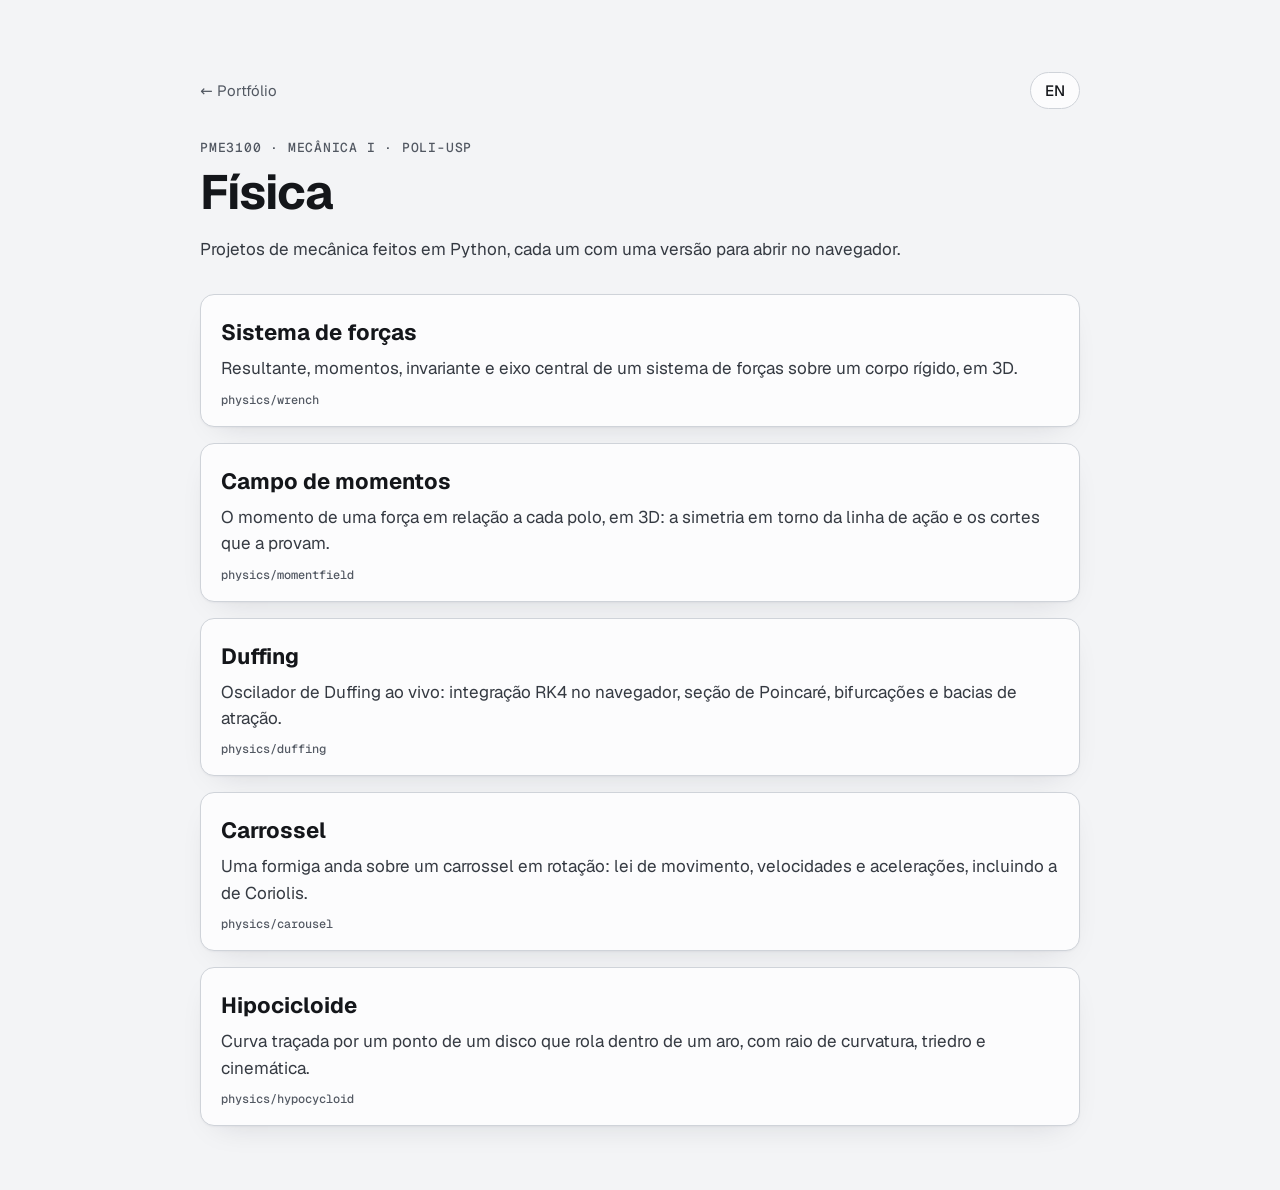
<file: docs/index.html>
<!doctype html>
<html lang="pt-BR">
<head>
  <meta charset="utf-8">
  <meta name="viewport" content="width=device-width, initial-scale=1">
  <title>Física | Vinicius Castelli</title>
  <meta name="description" content="Projetos de mecânica da Escola Politécnica da USP: campo de momentos de uma força, redução de sistemas de forças, oscilador de Duffing, carrossel com Coriolis e hipocicloide.">
  <link rel="alternate" hreflang="pt-BR" href="https://castlelli.github.io/physics/">
  <link rel="alternate" hreflang="en" href="https://castlelli.github.io/physics/en/">
  <link rel="stylesheet" href="assets/site.css">
</head>
<body>
  <main>
    <div class="topbar">
      <a class="back" href="https://castlelli.github.io/pt/">← Portfólio</a>
      <a class="lang" href="en/" hreflang="en" lang="en" aria-label="English">EN</a>
    </div>
    <p class="eyebrow">PME3100 · Mecânica I · Poli-USP</p>
    <h1>Física</h1>
    <p>Projetos de mecânica feitos em Python, cada um com uma versão para abrir no navegador.</p>
    <ul class="cards">
      <li><a class="panel" href="wrench/">
        <h2>Sistema de forças</h2>
        <p>Resultante, momentos, invariante e eixo central de um sistema de forças sobre um corpo rígido, em 3D.</p>
        <p class="tag">physics/wrench</p>
      </a></li>
      <li><a class="panel" href="momentfield/">
        <h2>Campo de momentos</h2>
        <p>O momento de uma força em relação a cada polo, em 3D: a simetria em torno da linha de ação e os cortes que a provam.</p>
        <p class="tag">physics/momentfield</p>
      </a></li>
      <li><a class="panel" href="duffing/">
        <h2>Duffing</h2>
        <p>Oscilador de Duffing ao vivo: integração RK4 no navegador, seção de Poincaré, bifurcações e bacias de atração.</p>
        <p class="tag">physics/duffing</p>
      </a></li>
      <li><a class="panel" href="carousel/?lang=pt">
        <h2>Carrossel</h2>
        <p>Uma formiga anda sobre um carrossel em rotação: lei de movimento, velocidades e acelerações, incluindo a de Coriolis.</p>
        <p class="tag">physics/carousel</p>
      </a></li>
      <li><a class="panel" href="hypocycloid/?lang=pt">
        <h2>Hipocicloide</h2>
        <p>Curva traçada por um ponto de um disco que rola dentro de um aro, com raio de curvatura, triedro e cinemática.</p>
        <p class="tag">physics/hypocycloid</p>
      </a></li>
    </ul>
  </main>
</body>
</html>
</file>
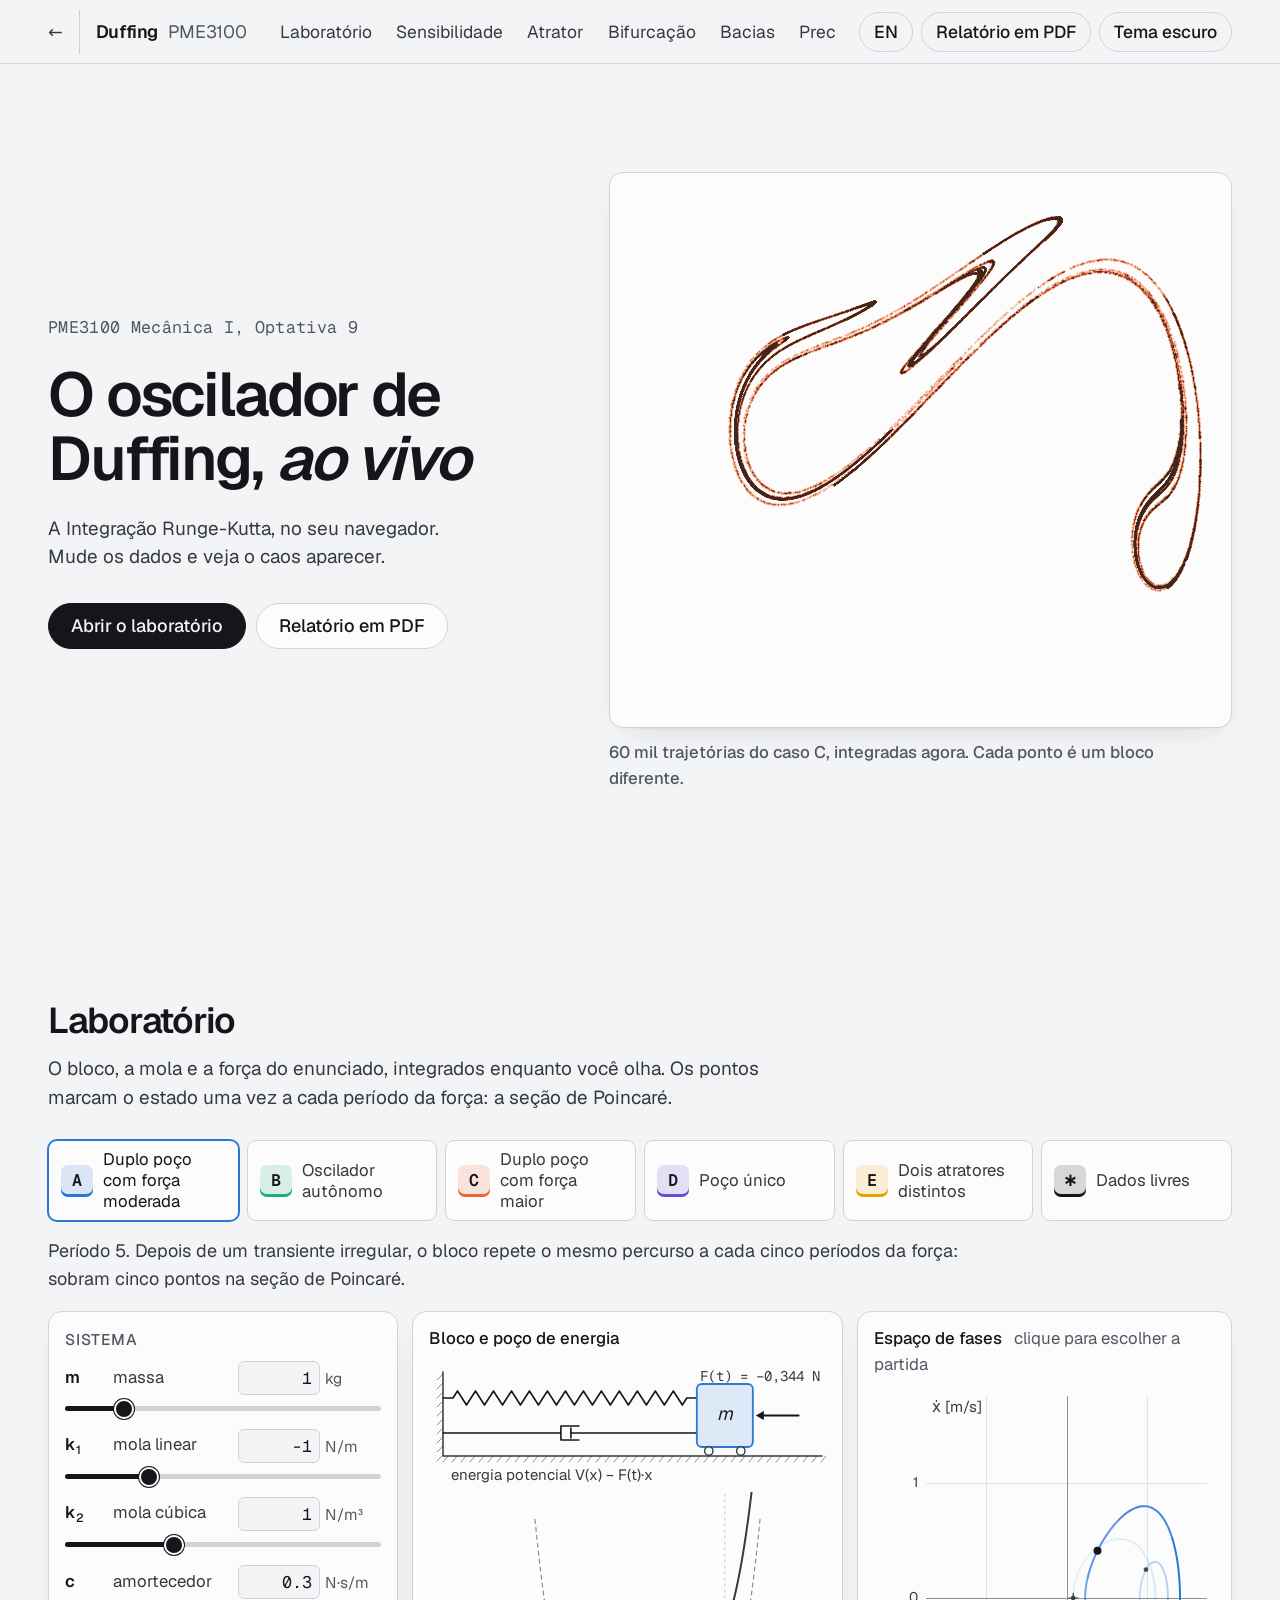
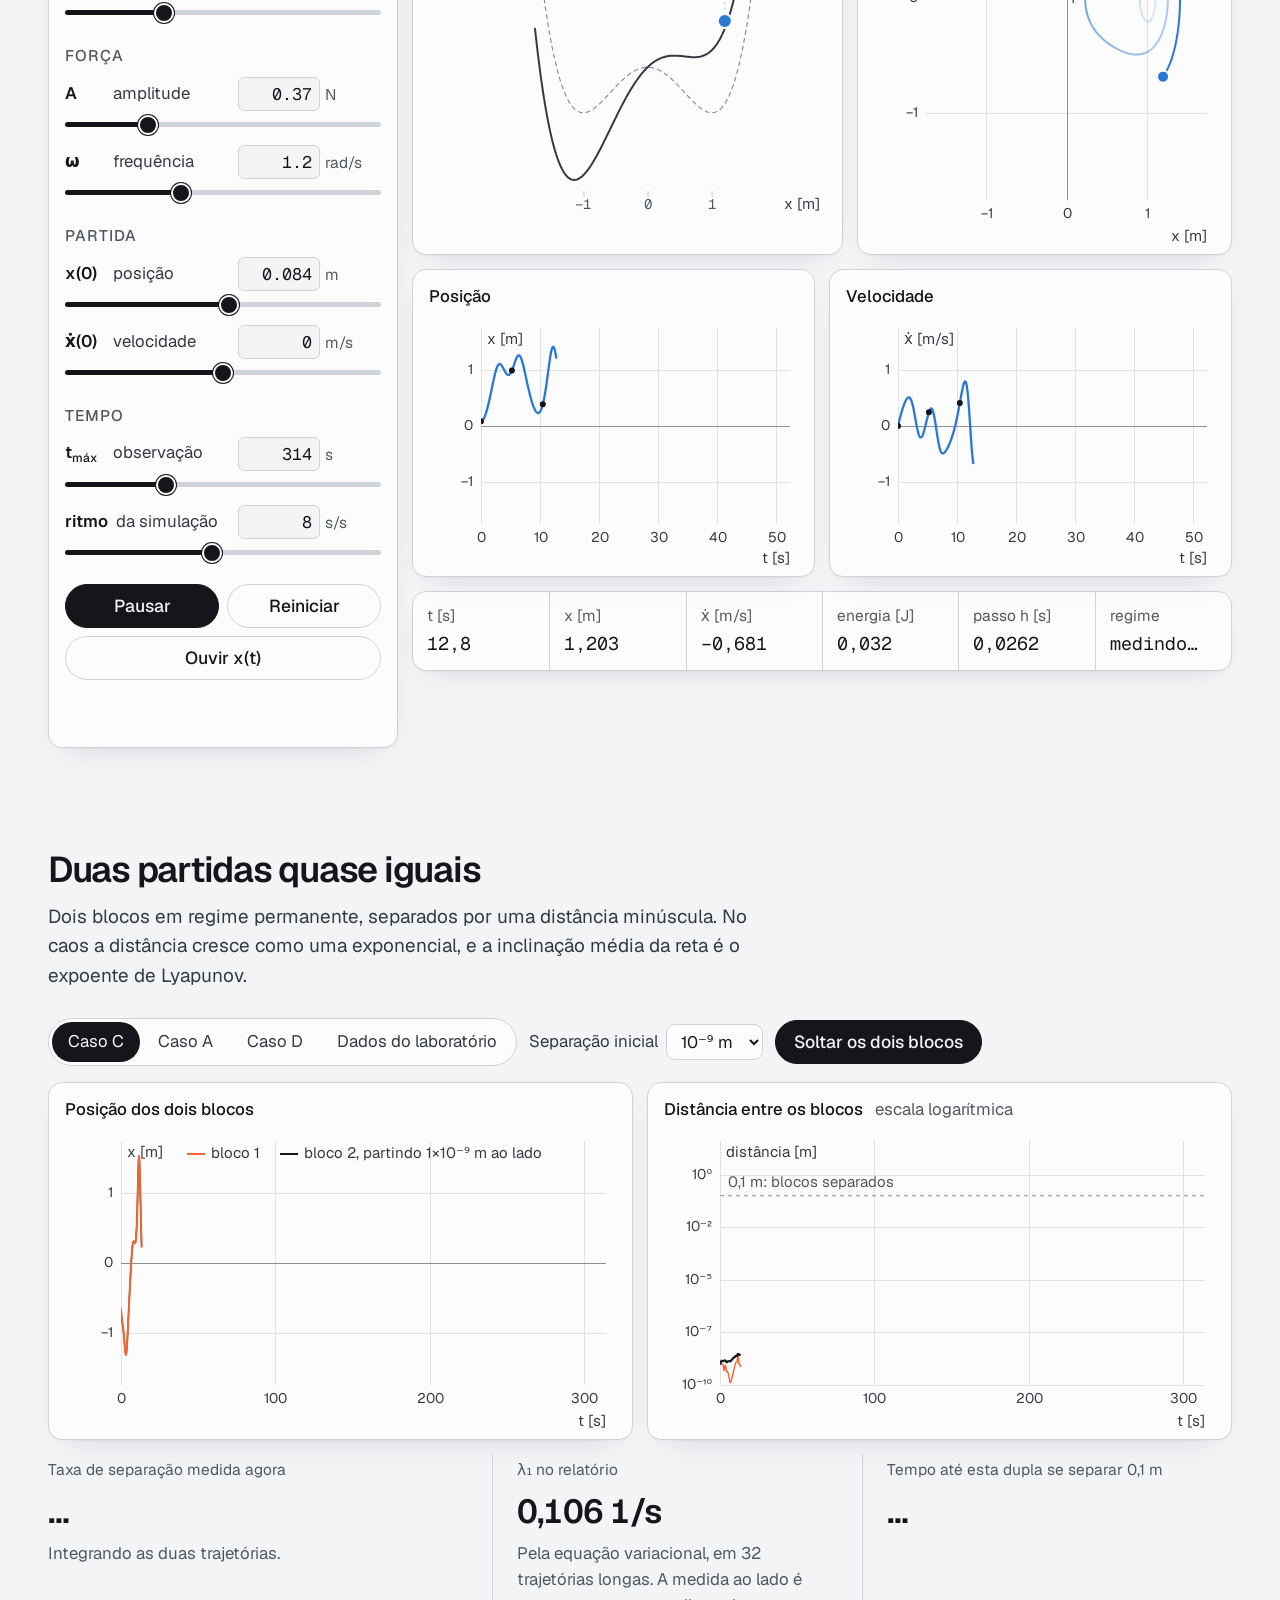
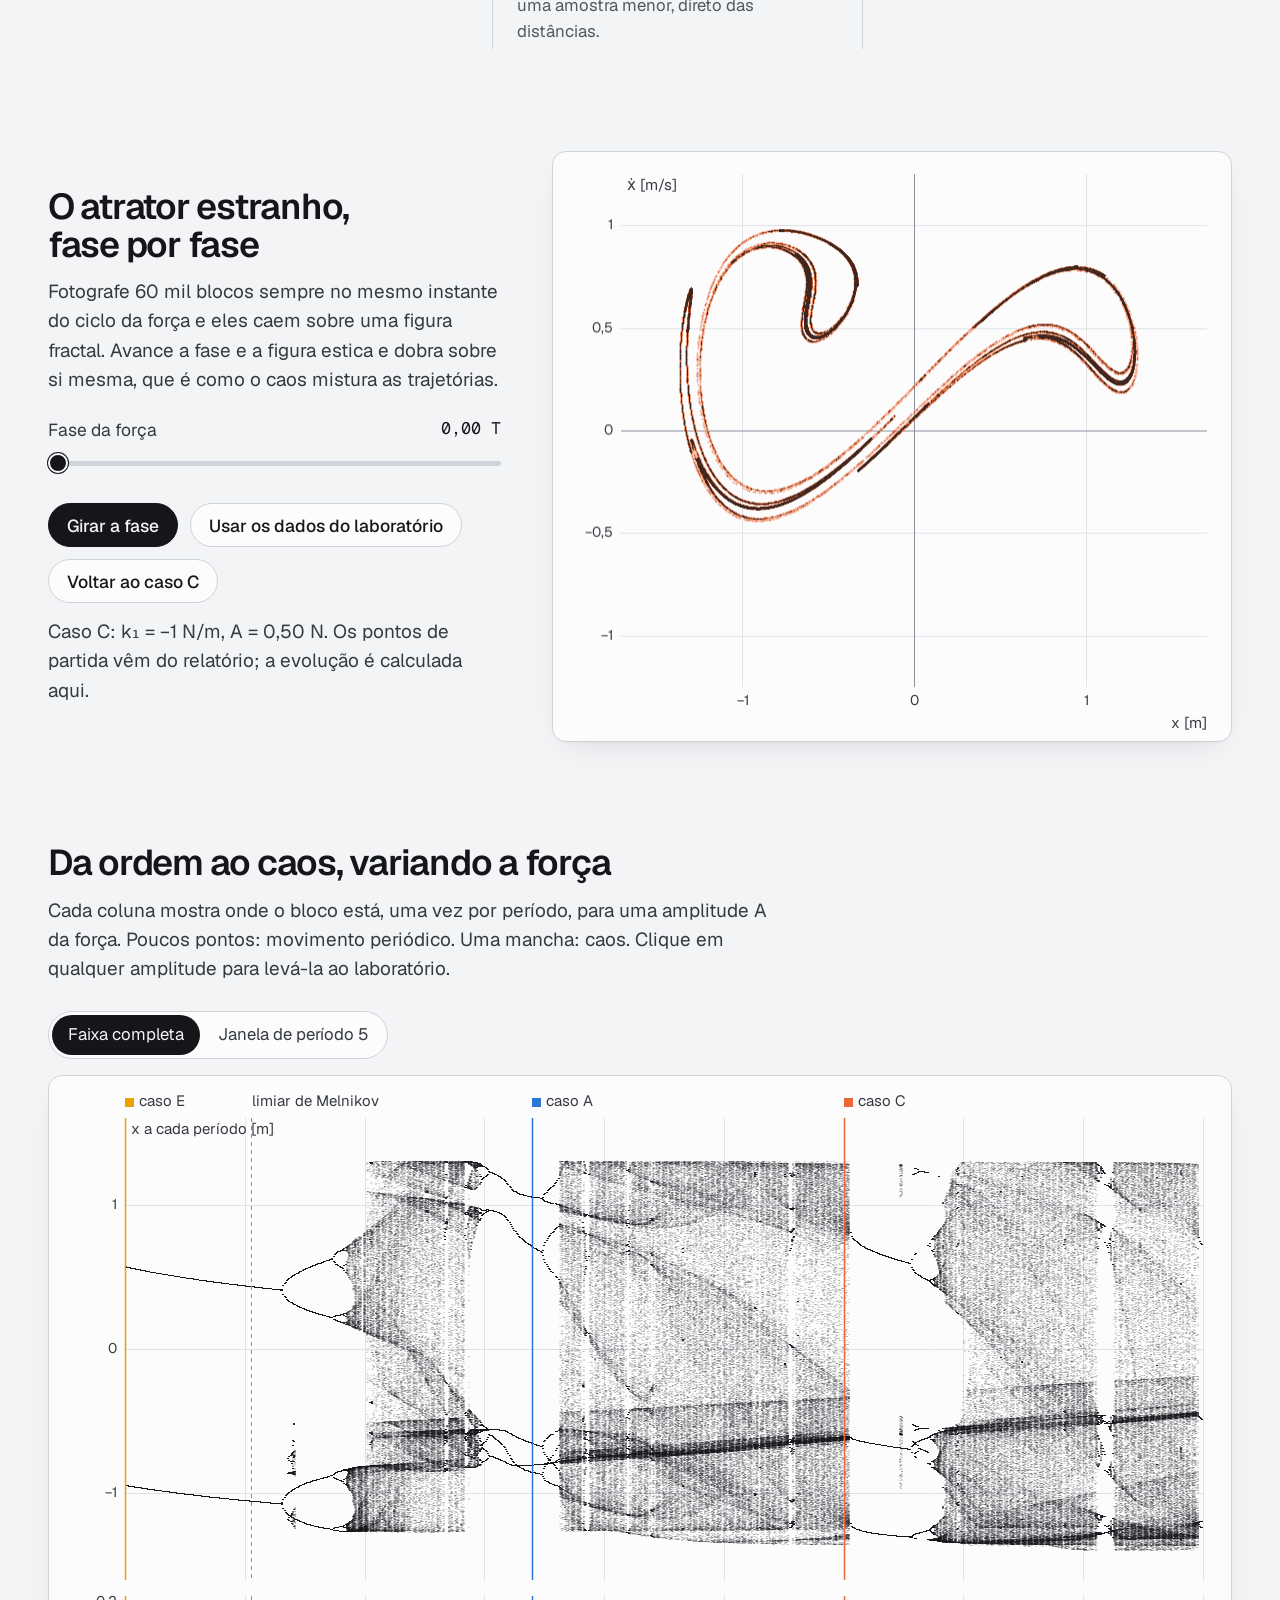
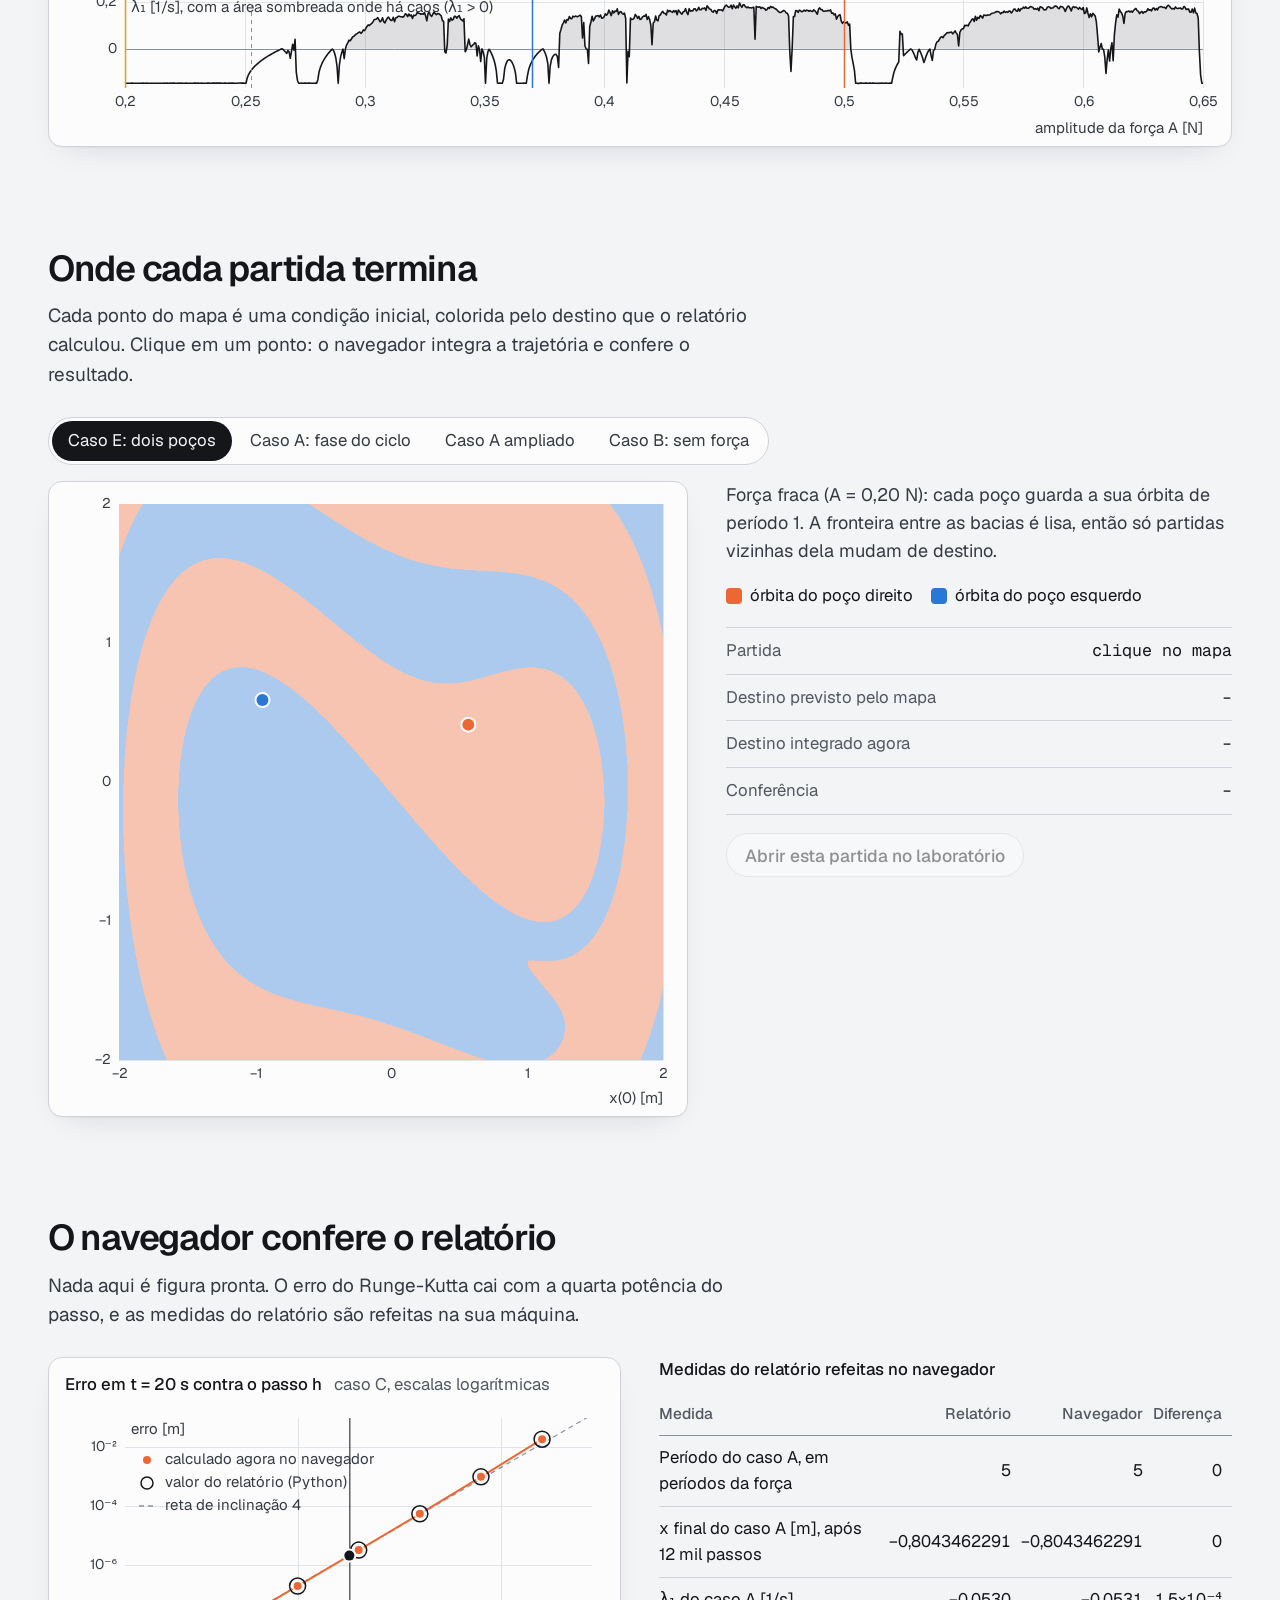
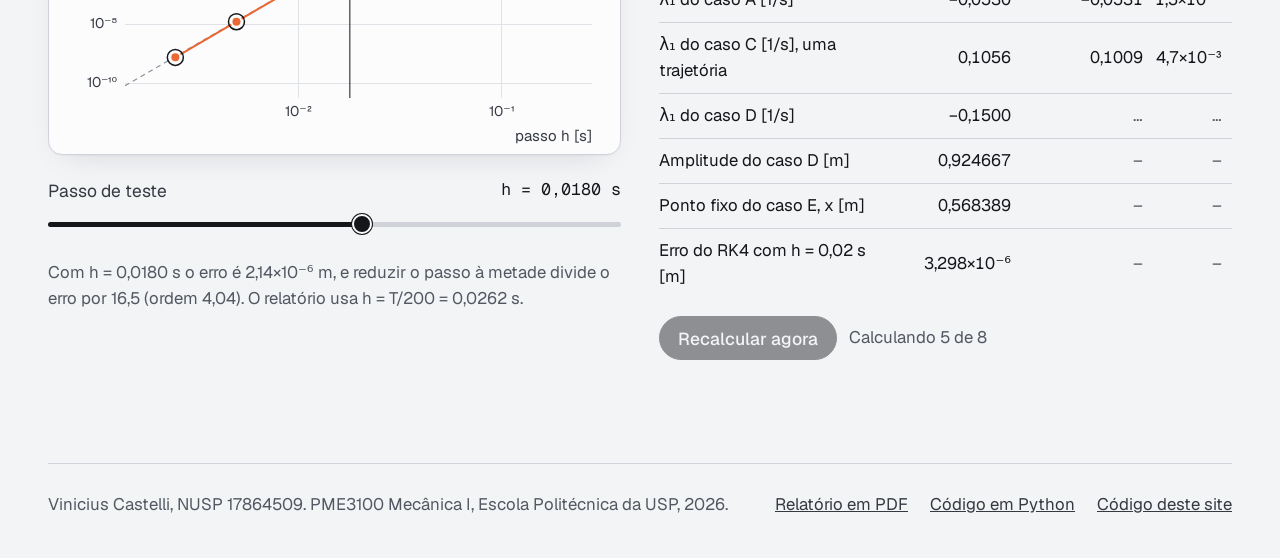
<file: docs/duffing/index.html>
<!doctype html>
<html lang="pt-BR">
<head>
  <meta charset="utf-8">
  <meta name="viewport" content="width=device-width, initial-scale=1">
  <title>Oscilador de Duffing ao vivo | PME3100</title>
  <meta name="description" content="Laboratório interativo do oscilador de Duffing: integração RK4 em tempo real, seção de Poincaré, diagrama de bifurcação e bacias de atração.">
  <meta name="color-scheme" content="light dark">
  <meta property="og:title" content="Oscilador de Duffing ao vivo">
  <meta property="og:description" content="Integração RK4 em tempo real, seção de Poincaré, bifurcações e bacias de atração. PME3100, Poli-USP.">
  <link rel="icon" href="data:image/svg+xml,%3Csvg xmlns='http://www.w3.org/2000/svg' viewBox='0 0 32 32'%3E%3Crect width='32' height='32' rx='7' fill='%2313161b'/%3E%3Cpath d='M4 22c5 0 5-12 12-12s7 12 12 12' fill='none' stroke='%23eb6834' stroke-width='3' stroke-linecap='round'/%3E%3C/svg%3E">
  <link rel="alternate" hreflang="pt-BR" href="https://castlelli.github.io/physics/duffing/">
  <link rel="alternate" hreflang="en" href="https://castlelli.github.io/physics/duffing/en/">
  <link rel="preload" href="fonts/geist.woff2" as="font" type="font/woff2" crossorigin>
  <link rel="stylesheet" href="style.css?v=4">
  <script>
    // Applies a saved theme before first paint.
    try { const saved = localStorage.getItem("theme"); if (saved) document.documentElement.dataset.theme = saved; } catch (error) {}
  </script>
</head>
<body>
  <a class="skip" href="#lab">Ir para o laboratório</a>

  <header class="nav">
    <a class="back" href="../" aria-label="Voltar aos projetos de física"><span aria-hidden="true">←</span><span class="back-label">Física</span></a>
    <a class="brand" href="#topo">Duffing <span>PME3100</span></a>
    <nav aria-label="Seções">
      <a href="#lab">Laboratório</a>
      <a href="#borboleta">Sensibilidade</a>
      <a href="#atrator">Atrator</a>
      <a href="#bifurcacao">Bifurcação</a>
      <a href="#bacias">Bacias</a>
      <a href="#precisao">Precisão</a>
    </nav>
    <div class="nav-actions">
      <a class="button ghost" href="en/" hreflang="en" lang="en" aria-label="English">EN</a>
      <a class="button ghost" href="https://github.com/castlelli/physics/blob/main/duffing/resultado/optativa9-17864509.pdf">Relatório em PDF</a>
      <button class="button ghost" type="button" data-theme-toggle aria-label="Alternar entre tema claro e escuro">Tema</button>
    </div>
  </header>

  <main>
    <section class="hero" id="topo">
      <div class="hero-text">
        <p class="eyebrow">PME3100 Mecânica I, Optativa 9</p>
        <h1>O oscilador de Duffing, <em>ao vivo</em></h1>
        <p class="lede">A Integração Runge-Kutta, no seu navegador. Mude os dados e veja o caos aparecer.</p>
        <div class="hero-actions">
          <a class="button primary" href="#lab">Abrir o laboratório</a>
          <a class="button" href="https://github.com/castlelli/physics/blob/main/duffing/resultado/optativa9-17864509.pdf">Relatório em PDF</a>
        </div>
      </div>
      <figure class="hero-figure">
        <canvas id="hero-cloud" aria-label="Sessenta mil trajetórias do caso C, integradas em tempo real, desenhando o atrator estranho"></canvas>
        <figcaption>60 mil trajetórias do caso C, integradas agora. Cada ponto é um bloco diferente.</figcaption>
      </figure>
    </section>

    <section class="section" id="lab" style="--trace: var(--case-a)">
      <div class="section-head">
        <h2>Laboratório</h2>
        <p>O bloco, a mola e a força do enunciado, integrados enquanto você olha. Os pontos marcam o estado uma vez a cada período da força: a seção de Poincaré.</p>
      </div>

      <div class="case-bar" data-case-bar role="group" aria-label="Conjuntos de dados"></div>
      <p class="case-note" data-case-note></p>

      <div class="lab-grid">
        <aside class="panel controls">
          <div data-controls></div>
          <div class="transport">
            <button class="button primary" type="button" data-play>Pausar</button>
            <button class="button" type="button" data-reset>Reiniciar</button>
            <button class="button" type="button" data-listen>Ouvir x(t)</button>
          </div>
          <p class="status" data-status role="status"></p>
        </aside>

        <div class="lab-views">
          <div class="lab-row top">
            <figure class="panel mech">
              <figcaption>Bloco e poço de energia</figcaption>
              <canvas id="lab-mech" aria-label="Bloco com mola e amortecedor, e a esfera no poço de energia potencial"></canvas>
            </figure>
            <figure class="panel">
              <figcaption>Espaço de fases <span>clique para escolher a partida</span></figcaption>
              <canvas id="lab-phase" class="pickable" aria-label="Espaço de fases, velocidade por posição"></canvas>
            </figure>
          </div>
          <div class="lab-row">
            <figure class="panel">
              <figcaption>Posição</figcaption>
              <canvas id="lab-x" aria-label="Posição x em função do tempo"></canvas>
            </figure>
            <figure class="panel">
              <figcaption>Velocidade</figcaption>
              <canvas id="lab-v" aria-label="Velocidade em função do tempo"></canvas>
            </figure>
          </div>
          <dl class="readout">
            <div><dt>t [s]</dt><dd data-readout="t">0</dd></div>
            <div><dt>x [m]</dt><dd data-readout="x">0</dd></div>
            <div><dt>ẋ [m/s]</dt><dd data-readout="v">0</dd></div>
            <div><dt>energia [J]</dt><dd data-readout="e">0</dd></div>
            <div><dt>passo h [s]</dt><dd data-readout="h">0</dd></div>
            <div><dt>regime</dt><dd data-readout="regime">–</dd></div>
          </dl>
        </div>
      </div>
    </section>

    <section class="section" id="borboleta">
      <div class="section-head">
        <h2>Duas partidas quase iguais</h2>
        <p>Dois blocos em regime permanente, separados por uma distância minúscula. No caos a distância cresce como uma exponencial, e a inclinação média da reta é o expoente de Lyapunov.</p>
      </div>
      <div class="toolbar">
        <div class="segmented" data-butterfly-case role="group" aria-label="Dados usados"></div>
        <label class="select">Separação inicial
          <select data-butterfly-eps>
            <option value="1e-6">10⁻⁶ m</option>
            <option value="1e-9" selected>10⁻⁹ m</option>
            <option value="1e-12">10⁻¹² m</option>
          </select>
        </label>
        <button class="button primary" type="button" data-butterfly-run>Soltar os dois blocos</button>
      </div>
      <div class="pair">
        <figure class="panel">
          <figcaption>Posição dos dois blocos</figcaption>
          <canvas id="butterfly-x" aria-label="Posição das duas trajetórias no tempo"></canvas>
        </figure>
        <figure class="panel">
          <figcaption>Distância entre os blocos <span>escala logarítmica</span></figcaption>
          <canvas id="butterfly-d" aria-label="Distância entre as duas trajetórias, em escala logarítmica"></canvas>
        </figure>
      </div>
      <dl class="tiles" data-butterfly-tiles>
        <div><dt>Taxa de separação medida agora</dt><dd data-tile="slope">–</dd><p data-tile="slope-note">Solte os blocos para medir.</p></div>
        <div><dt>λ₁ no relatório</dt><dd data-tile="report">–</dd><p data-tile="report-note"></p></div>
        <div><dt>Tempo até esta dupla se separar 0,1 m</dt><dd data-tile="horizon">–</dd><p data-tile="horizon-note"></p></div>
      </dl>
    </section>

    <section class="section split" id="atrator">
      <div class="split-text">
        <h2>O atrator estranho, fase por fase</h2>
        <p>Fotografe 60 mil blocos sempre no mesmo instante do ciclo da força e eles caem sobre uma figura fractal. Avance a fase e a figura estica e dobra sobre si mesma, que é como o caos mistura as trajetórias.</p>
        <div class="slider-block">
          <label for="cloud-phase">Fase da força <output data-cloud-phase-label>0,00 T</output></label>
          <input id="cloud-phase" type="range" min="0" max="199" step="1" value="0">
        </div>
        <div class="toolbar tight">
          <button class="button primary" type="button" data-cloud-play>Girar a fase</button>
          <button class="button" type="button" data-cloud-lab>Usar os dados do laboratório</button>
          <button class="button" type="button" data-cloud-reset>Voltar ao caso C</button>
        </div>
        <p class="footnote" data-cloud-note></p>
      </div>
      <figure class="panel square">
        <canvas id="cloud" aria-label="Seção estroboscópica de 60 mil trajetórias"></canvas>
      </figure>
    </section>

    <section class="section" id="bifurcacao">
      <div class="section-head">
        <h2>Da ordem ao caos, variando a força</h2>
        <p>Cada coluna mostra onde o bloco está, uma vez por período, para uma amplitude A da força. Poucos pontos: movimento periódico. Uma mancha: caos. Clique em qualquer amplitude para levá-la ao laboratório.</p>
      </div>
      <div class="toolbar">
        <div class="segmented" data-bif-view role="group" aria-label="Faixa de amplitudes">
          <button type="button" data-view="full" aria-pressed="true">Faixa completa</button>
          <button type="button" data-view="zoom" aria-pressed="false">Janela de período 5</button>
        </div>
      </div>
      <figure class="panel chart-host" data-bif-host>
        <canvas id="bif-map" class="pickable" aria-label="Diagrama de bifurcação: posição estroboscópica em função da amplitude da força"></canvas>
        <canvas id="bif-lyap" class="pickable" aria-label="Maior expoente de Lyapunov em função da amplitude da força"></canvas>
      </figure>
    </section>

    <section class="section" id="bacias">
      <div class="section-head">
        <h2>Onde cada partida termina</h2>
        <p>Cada ponto do mapa é uma condição inicial, colorida pelo destino que o relatório calculou. Clique em um ponto: o navegador integra a trajetória e confere o resultado.</p>
      </div>
      <div class="toolbar">
        <div class="segmented" data-basin-tabs role="group" aria-label="Mapa de bacias">
          <button type="button" data-basin="E" aria-pressed="true">Caso E: dois poços</button>
          <button type="button" data-basin="A" aria-pressed="false">Caso A: fase do ciclo</button>
          <button type="button" data-basin="A_zoom" aria-pressed="false">Caso A ampliado</button>
          <button type="button" data-basin="B" aria-pressed="false">Caso B: sem força</button>
        </div>
      </div>
      <div class="basin-grid">
        <figure class="panel square">
          <canvas id="basin" class="pickable" aria-label="Mapa de bacias de atração no plano das condições iniciais"></canvas>
        </figure>
        <div class="basin-side">
          <p class="basin-about" data-basin-about></p>
          <ul class="legend" data-basin-legend></ul>
          <dl class="result" data-basin-result>
            <div><dt>Partida</dt><dd data-basin-out="start">clique no mapa</dd></div>
            <div><dt>Destino previsto pelo mapa</dt><dd data-basin-out="map">–</dd></div>
            <div><dt>Destino integrado agora</dt><dd data-basin-out="live">–</dd></div>
            <div><dt>Conferência</dt><dd data-basin-out="check">–</dd></div>
          </dl>
          <button class="button" type="button" data-basin-lab disabled>Abrir esta partida no laboratório</button>
        </div>
      </div>
    </section>

    <section class="section" id="precisao">
      <div class="section-head">
        <h2>O navegador confere o relatório</h2>
        <p>Nada aqui é figura pronta. O erro do Runge-Kutta cai com a quarta potência do passo, e as medidas do relatório são refeitas na sua máquina.</p>
      </div>
      <div class="precision-grid">
        <div>
          <figure class="panel chart-host" data-conv-host>
            <figcaption>Erro em t = 20 s contra o passo h <span>caso C, escalas logarítmicas</span></figcaption>
            <canvas id="conv" aria-label="Erro global do RK4 em função do passo, em escala log-log"></canvas>
          </figure>
          <div class="slider-block">
            <label for="conv-h">Passo de teste <output data-conv-label></output></label>
            <input id="conv-h" type="range" min="0" max="100" step="1" value="55">
          </div>
          <p class="footnote" data-conv-note></p>
        </div>
        <div class="check">
          <table>
            <caption>Medidas do relatório refeitas no navegador</caption>
            <thead><tr><th scope="col">Medida</th><th scope="col">Relatório</th><th scope="col">Navegador</th><th scope="col">Diferença</th></tr></thead>
            <tbody data-check-rows></tbody>
          </table>
          <div class="toolbar tight">
            <button class="button primary" type="button" data-check-run>Recalcular agora</button>
            <span class="status" data-check-status role="status"></span>
          </div>
        </div>
      </div>
    </section>
  </main>

  <footer class="footer">
    <p>Vinicius Castelli, NUSP 17864509. PME3100 Mecânica I, Escola Politécnica da USP, 2026.</p>
    <p>
      <a href="https://github.com/castlelli/physics/blob/main/duffing/resultado/optativa9-17864509.pdf">Relatório em PDF</a>
      <a href="https://github.com/castlelli/physics/tree/main/duffing">Código em Python</a>
      <a href="https://github.com/castlelli/physics/tree/main/docs/duffing">Código deste site</a>
    </p>
  </footer>

  <script type="module" src="js/main.js?v=5"></script>
</body>
</html>
</file>
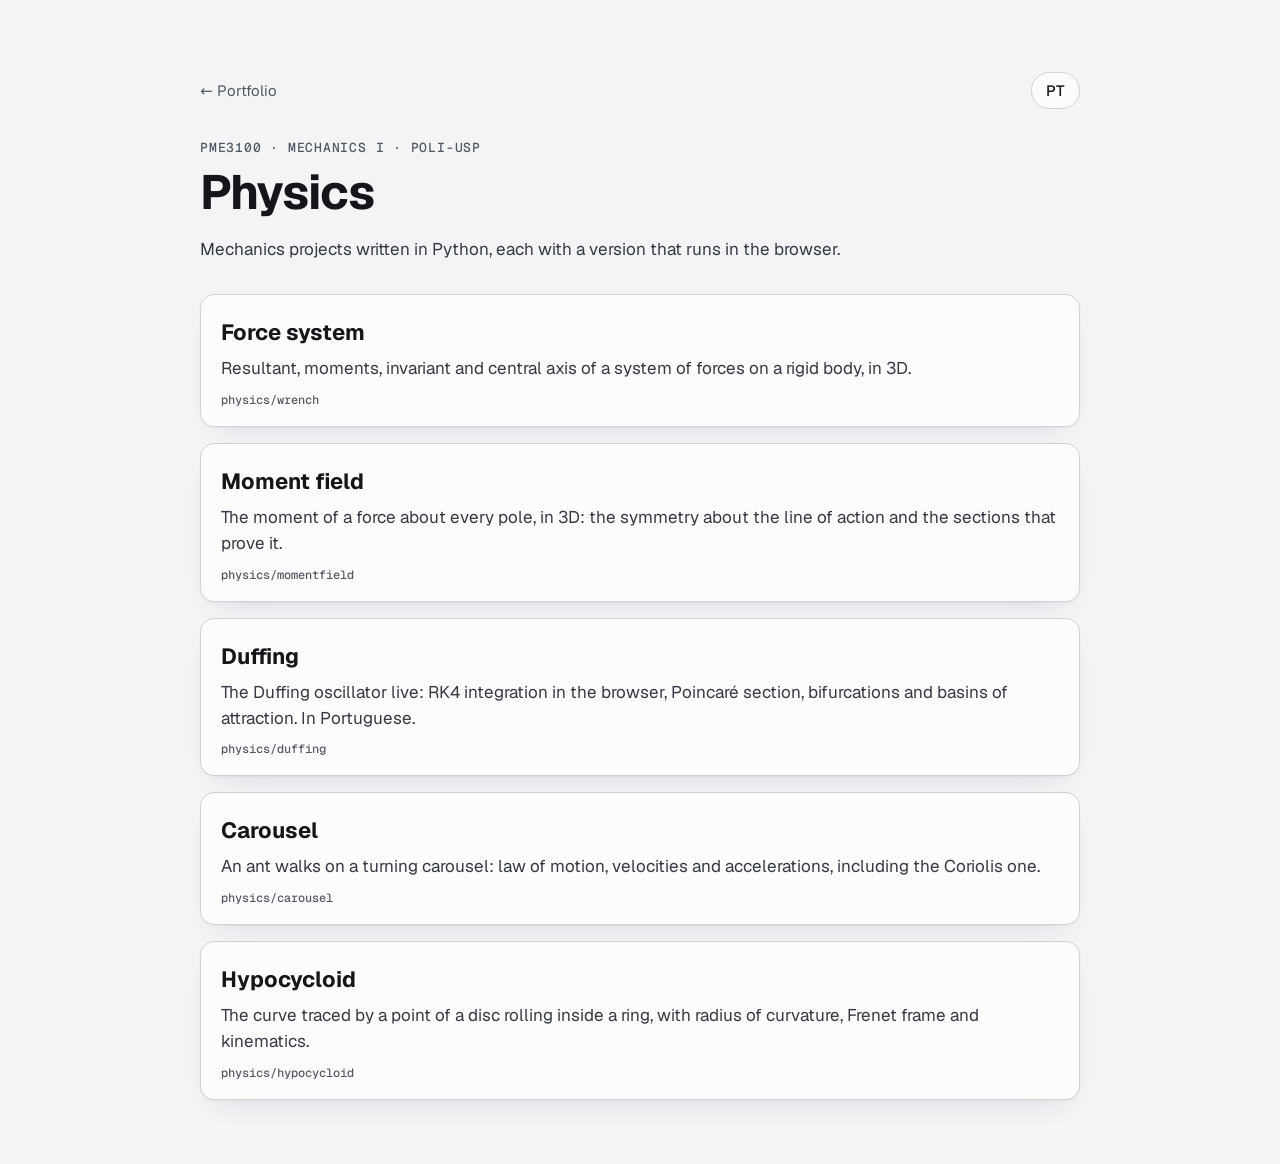
<file: docs/en/index.html>
<!doctype html>
<html lang="en">
<head>
  <meta charset="utf-8">
  <meta name="viewport" content="width=device-width, initial-scale=1">
  <title>Physics | Vinicius Castelli</title>
  <meta name="description" content="Mechanics projects from the Polytechnic School of USP: moment field of a force, reduction of force systems, Duffing oscillator, carousel with Coriolis, and hypocycloid.">
  <link rel="alternate" hreflang="pt-BR" href="https://castlelli.github.io/physics/">
  <link rel="alternate" hreflang="en" href="https://castlelli.github.io/physics/en/">
  <link rel="stylesheet" href="../assets/site.css">
</head>
<body>
  <main>
    <div class="topbar">
      <a class="back" href="https://castlelli.github.io/">← Portfolio</a>
      <a class="lang" href="../" hreflang="pt-BR" lang="pt-BR" aria-label="Português">PT</a>
    </div>
    <p class="eyebrow">PME3100 · Mechanics I · Poli-USP</p>
    <h1>Physics</h1>
    <p>Mechanics projects written in Python, each with a version that runs in the browser.</p>
    <ul class="cards">
      <li><a class="panel" href="../wrench/en/">
        <h2>Force system</h2>
        <p>Resultant, moments, invariant and central axis of a system of forces on a rigid body, in 3D.</p>
        <p class="tag">physics/wrench</p>
      </a></li>
      <li><a class="panel" href="../momentfield/en/">
        <h2>Moment field</h2>
        <p>The moment of a force about every pole, in 3D: the symmetry about the line of action and the sections that prove it.</p>
        <p class="tag">physics/momentfield</p>
      </a></li>
      <li><a class="panel" href="../duffing/" hreflang="pt-BR">
        <h2>Duffing</h2>
        <p>The Duffing oscillator live: RK4 integration in the browser, Poincaré section, bifurcations and basins of attraction. In Portuguese.</p>
        <p class="tag">physics/duffing</p>
      </a></li>
      <li><a class="panel" href="../carousel/?lang=en">
        <h2>Carousel</h2>
        <p>An ant walks on a turning carousel: law of motion, velocities and accelerations, including the Coriolis one.</p>
        <p class="tag">physics/carousel</p>
      </a></li>
      <li><a class="panel" href="../hypocycloid/?lang=en">
        <h2>Hypocycloid</h2>
        <p>The curve traced by a point of a disc rolling inside a ring, with radius of curvature, Frenet frame and kinematics.</p>
        <p class="tag">physics/hypocycloid</p>
      </a></li>
    </ul>
  </main>
</body>
</html>
</file>
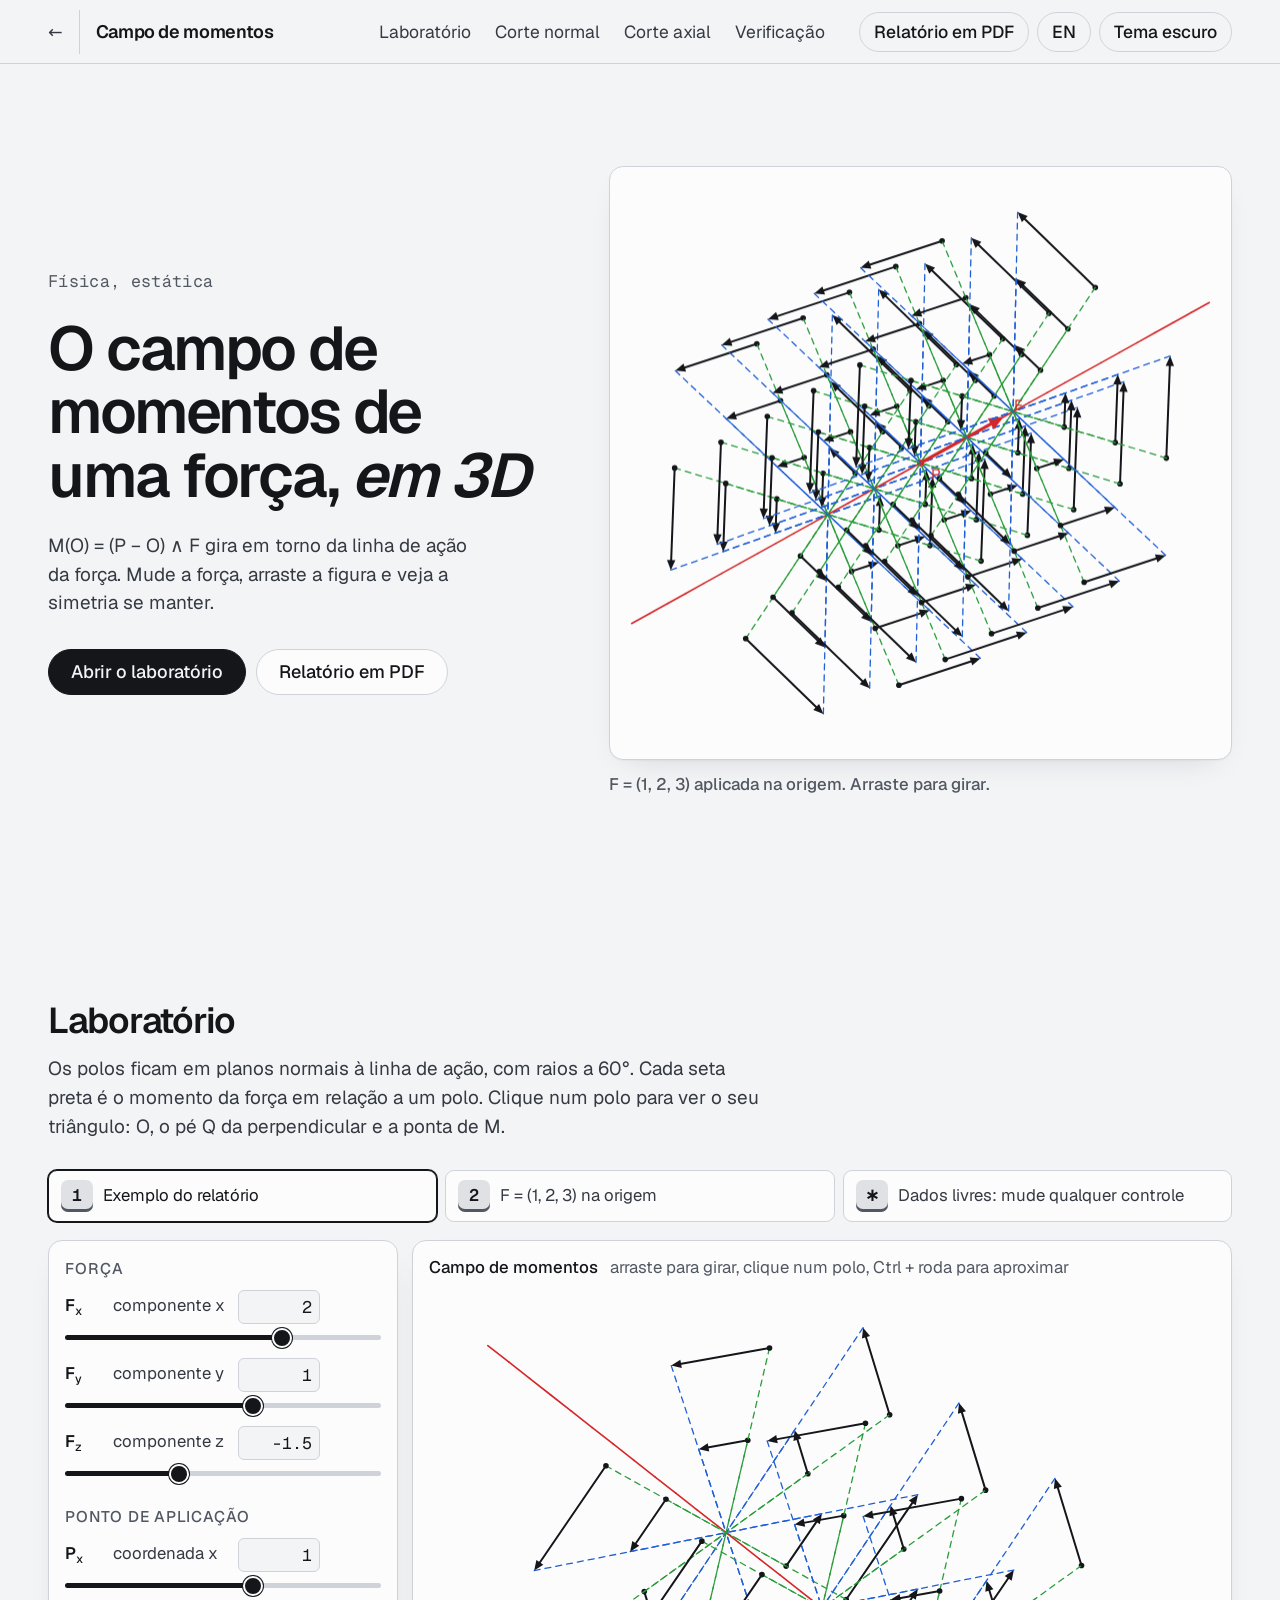
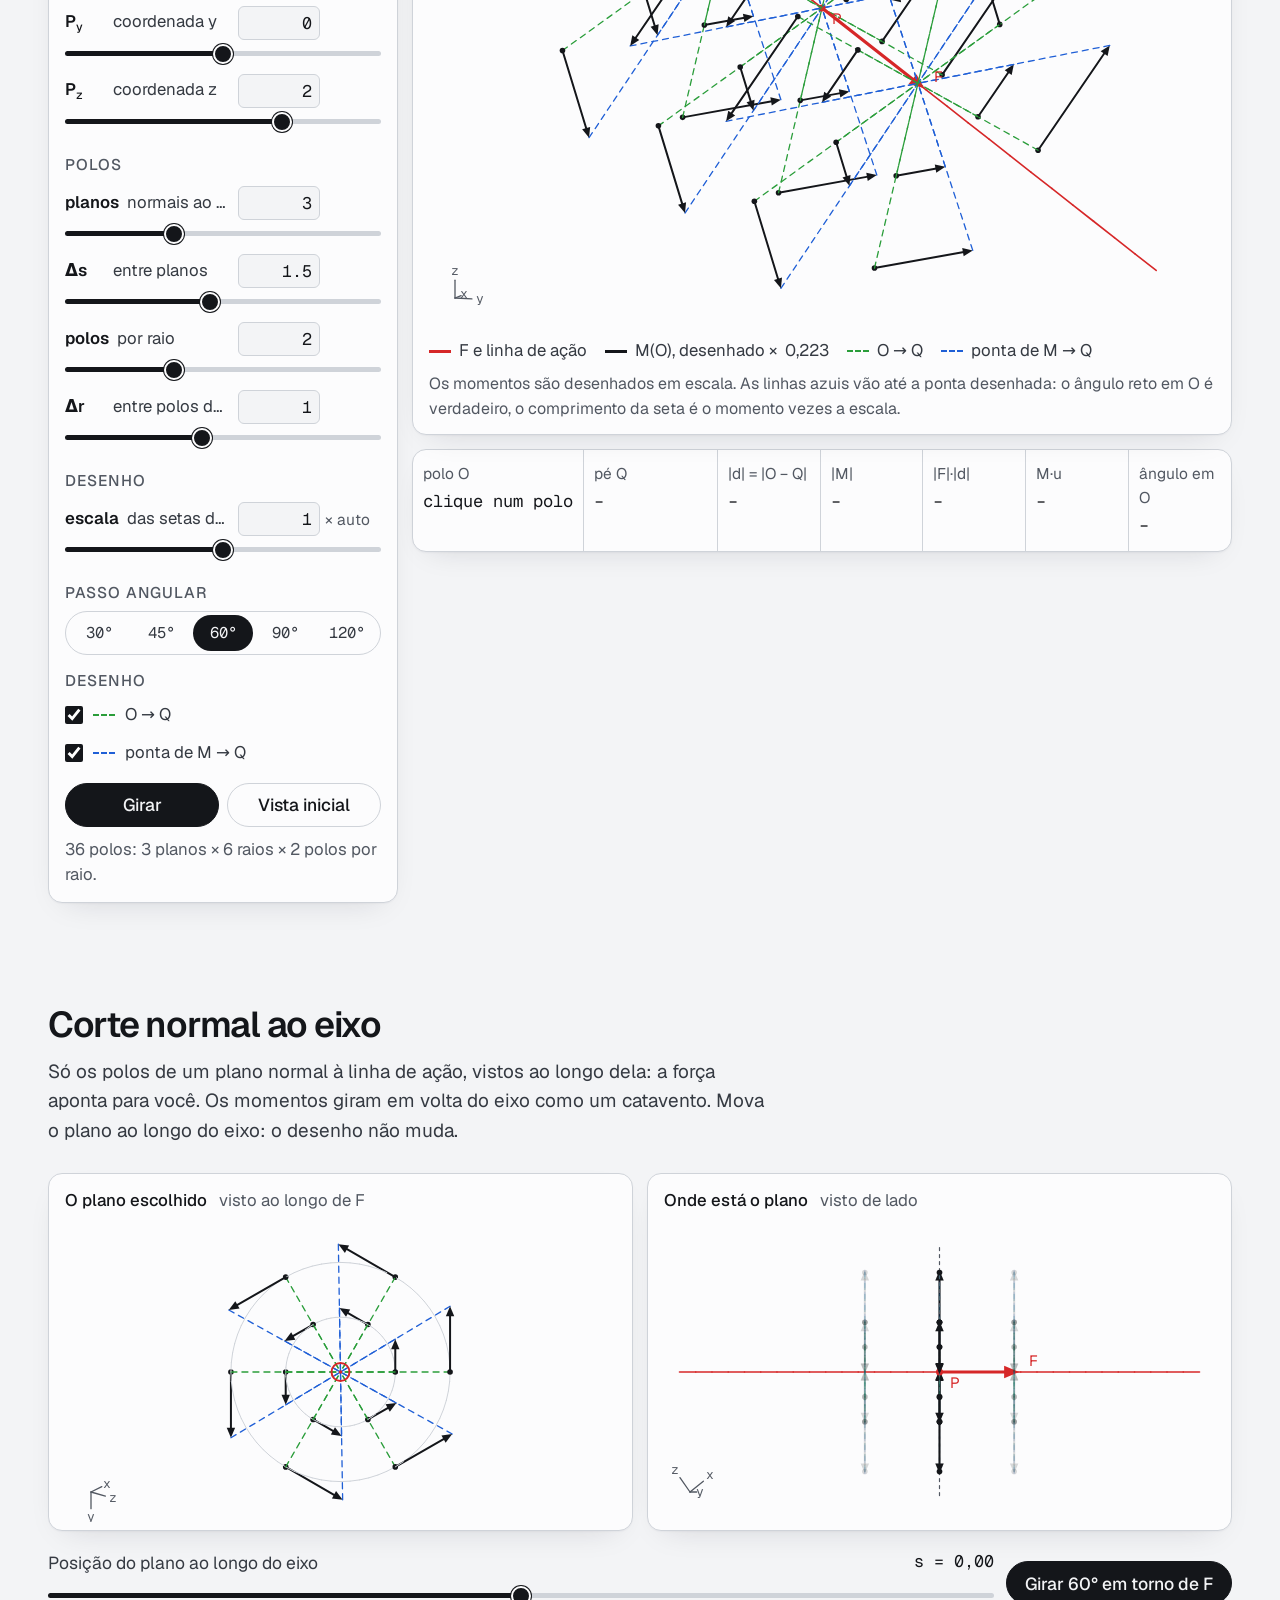
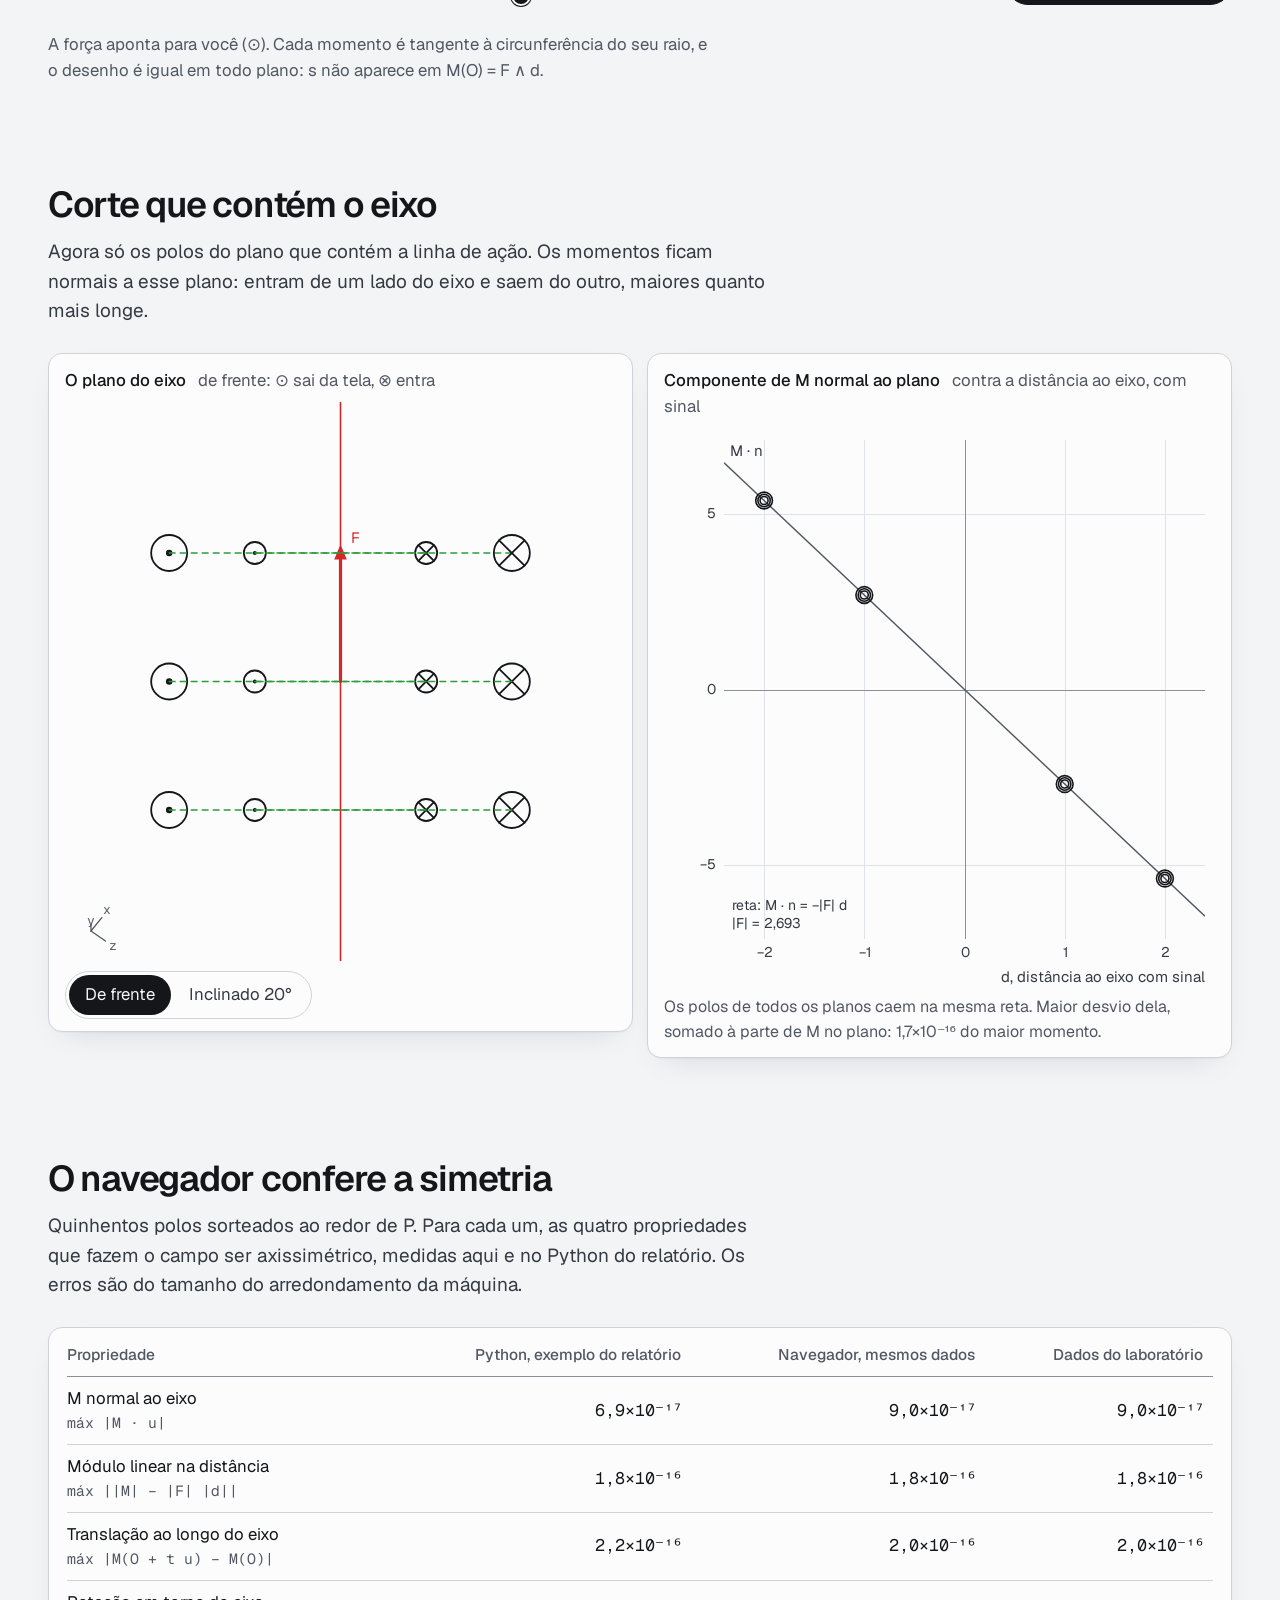
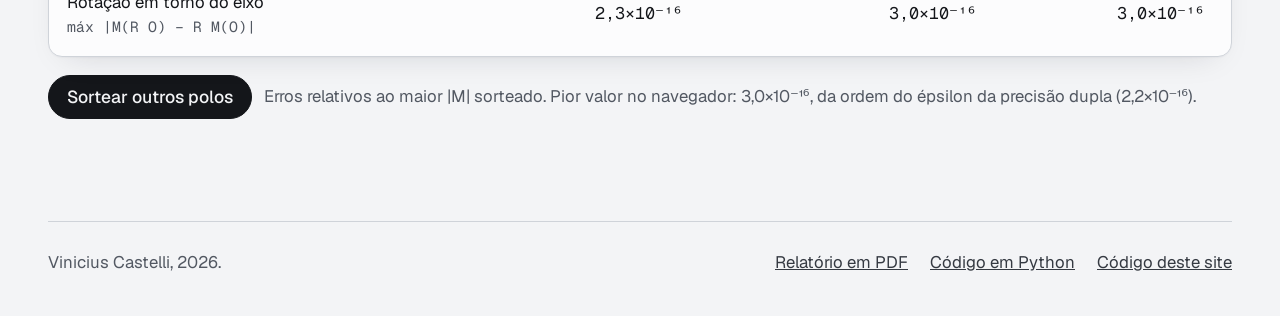
<file: docs/momentfield/index.html>
<!doctype html>
<html lang="pt-BR">
<head>
  <meta charset="utf-8">
  <meta name="viewport" content="width=device-width, initial-scale=1">
  <title>Campo de momentos de uma força</title>
  <meta name="description" content="O campo de momentos de uma força em 3D, ao vivo: mude a força e o ponto de aplicação e veja a axissimetria em torno da linha de ação, com os cortes que a provam.">
  <meta name="color-scheme" content="light dark">
  <meta property="og:title" content="Campo de momentos de uma força">
  <meta property="og:description" content="M(O) = (P − O) ∧ F em 3D, com os cortes que provam a axissimetria.">
  <link rel="icon" href="data:image/svg+xml,%3Csvg xmlns='http://www.w3.org/2000/svg' viewBox='0 0 32 32'%3E%3Crect width='32' height='32' rx='7' fill='%2313161b'/%3E%3Cpath d='M16 4v24' stroke='%23e5484d' stroke-width='3' stroke-linecap='round'/%3E%3Cpath d='M22 16l4 6M10 16l-4-6M16 22l-6 3M16 10l6-3' stroke='%23fff' stroke-width='2.4' stroke-linecap='round'/%3E%3C/svg%3E">
  <link rel="alternate" hreflang="pt-BR" href="https://castlelli.github.io/physics/momentfield/">
  <link rel="alternate" hreflang="en" href="https://castlelli.github.io/physics/momentfield/en/">
  <link rel="preload" href="fonts/geist.woff2" as="font" type="font/woff2" crossorigin>
  <link rel="stylesheet" href="style.css?v=2">
  <script>
    // Applies a saved theme before first paint.
    try { const saved = localStorage.getItem("theme"); if (saved) document.documentElement.dataset.theme = saved; } catch (error) {}
  </script>
</head>
<body>
  <a class="skip" href="#lab">Ir para o laboratório</a>

  <header class="nav">
    <a class="back" href="../" aria-label="Voltar aos projetos de física"><span aria-hidden="true">←</span><span class="back-label">Física</span></a>
    <a class="brand" href="#topo">Campo de momentos</a>
    <nav aria-label="Seções">
      <a href="#lab">Laboratório</a>
      <a href="#corte-normal">Corte normal</a>
      <a href="#corte-axial">Corte axial</a>
      <a href="#verificacao">Verificação</a>
    </nav>
    <div class="nav-actions">
      <a class="button ghost" data-pdf href="https://github.com/castlelli/physics/blob/main/momentfield/resultado/relatorio_momentos.pdf">Relatório em PDF</a>
      <a class="button ghost" href="en/" hreflang="en" lang="en" aria-label="English">EN</a>
      <button class="button ghost" type="button" data-theme-toggle aria-label="Alternar entre tema claro e escuro">Tema</button>
    </div>
  </header>

  <main>
    <section class="hero" id="topo">
      <div class="hero-text">
        <p class="eyebrow">Física, estática</p>
        <h1>O campo de momentos de uma força, <em>em 3D</em></h1>
        <p class="lede">M(O) = (P − O) ∧ F gira em torno da linha de ação da força. Mude a força, arraste a figura e veja a simetria se manter.</p>
        <div class="hero-actions">
          <a class="button primary" href="#lab">Abrir o laboratório</a>
          <a class="button" href="https://github.com/castlelli/physics/blob/main/momentfield/resultado/relatorio_momentos.pdf">Relatório em PDF</a>
        </div>
      </div>
      <figure class="hero-figure">
        <canvas id="hero-scene" class="orbit" aria-label="Campo de momentos da força F = (1, 2, 3) aplicada na origem, girando devagar"></canvas>
        <figcaption>F = (1, 2, 3) aplicada na origem. Arraste para girar.</figcaption>
      </figure>
    </section>

    <section class="section" id="lab">
      <div class="section-head">
        <h2>Laboratório</h2>
        <p>Os polos ficam em planos normais à linha de ação, com raios a 60°. Cada seta preta é o momento da força em relação a um polo. Clique num polo para ver o seu triângulo: O, o pé Q da perpendicular e a ponta de M.</p>
      </div>

      <div class="case-bar" data-case-bar role="group" aria-label="Conjuntos de dados"></div>

      <div class="lab-grid">
        <aside class="panel controls">
          <div data-controls></div>
          <fieldset class="control-group">
            <legend>Passo angular</legend>
            <div class="segmented compact" data-step role="group" aria-label="Ângulo entre raios"></div>
          </fieldset>
          <fieldset class="control-group">
            <legend>Desenho</legend>
            <div class="toggles">
              <label class="toggle"><input type="checkbox" data-show="poleFoot" checked><i class="swatch dash pole-foot"></i>O → Q</label>
              <label class="toggle"><input type="checkbox" data-show="tipFoot" checked><i class="swatch dash tip-foot"></i>ponta de M → Q</label>
            </div>
          </fieldset>
          <div class="transport">
            <button class="button primary" type="button" data-spin>Girar</button>
            <button class="button" type="button" data-home>Vista inicial</button>
          </div>
          <p class="status" data-status role="status"></p>
        </aside>

        <div class="lab-views">
          <figure class="panel">
            <figcaption>Campo de momentos <span>arraste para girar, clique num polo, Ctrl + roda para aproximar</span></figcaption>
            <canvas id="lab-scene" class="orbit tall" aria-label="Campo de momentos em 3D: linha de ação em vermelho, momentos em preto, linhas tracejadas verdes e azuis até o pé da perpendicular"></canvas>
            <ul class="legend">
              <li><i class="swatch force"></i>F e linha de ação</li>
              <li><i class="swatch moment"></i>M(O), desenhado ×<span data-scale-label>1</span></li>
              <li><i class="swatch dash pole-foot"></i>O → Q</li>
              <li><i class="swatch dash tip-foot"></i>ponta de M → Q</li>
            </ul>
            <p class="figure-note">Os momentos são desenhados em escala. As linhas azuis vão até a ponta desenhada: o ângulo reto em O é verdadeiro, o comprimento da seta é o momento vezes a escala.</p>
          </figure>
          <dl class="readout" data-pole>
            <div><dt>polo O</dt><dd data-pole-out="O">clique num polo</dd></div>
            <div><dt>pé Q</dt><dd data-pole-out="Q">–</dd></div>
            <div><dt>|d| = |O − Q|</dt><dd data-pole-out="d">–</dd></div>
            <div><dt>|M|</dt><dd data-pole-out="M">–</dd></div>
            <div><dt>|F|·|d|</dt><dd data-pole-out="Fd">–</dd></div>
            <div><dt>M·u</dt><dd data-pole-out="Mu">–</dd></div>
            <div><dt>ângulo em O</dt><dd data-pole-out="angle">–</dd></div>
          </dl>
        </div>
      </div>
    </section>

    <section class="section" id="corte-normal">
      <div class="section-head">
        <h2>Corte normal ao eixo</h2>
        <p>Só os polos de um plano normal à linha de ação, vistos ao longo dela: a força aponta para você. Os momentos giram em volta do eixo como um catavento. Mova o plano ao longo do eixo: o desenho não muda.</p>
      </div>
      <div class="pair">
        <figure class="panel">
          <figcaption>O plano escolhido <span>visto ao longo de F</span></figcaption>
          <canvas id="normal-scene" class="square" aria-label="Corte normal ao eixo: os momentos de um plano formam um catavento em torno da força"></canvas>
        </figure>
        <figure class="panel">
          <figcaption>Onde está o plano <span>visto de lado</span></figcaption>
          <canvas id="normal-side" class="square" aria-label="Vista lateral do campo com o plano escolhido em destaque"></canvas>
        </figure>
      </div>
      <div class="toolbar tight">
        <div class="slider-block grow">
          <label for="normal-s">Posição do plano ao longo do eixo <output data-normal-s></output></label>
          <input id="normal-s" type="range" min="-1" max="1" step="0.001" value="0">
        </div>
        <button class="button primary" type="button" data-normal-turn>Girar 60° em torno de F</button>
      </div>
      <p class="footnote" data-normal-note></p>
    </section>

    <section class="section" id="corte-axial">
      <div class="section-head">
        <h2>Corte que contém o eixo</h2>
        <p>Agora só os polos do plano que contém a linha de ação. Os momentos ficam normais a esse plano: entram de um lado do eixo e saem do outro, maiores quanto mais longe.</p>
      </div>
      <div class="split">
        <figure class="panel">
          <figcaption>O plano do eixo <span data-axial-caption>de frente: ⊙ sai da tela, ⊗ entra</span></figcaption>
          <canvas id="axial-scene" class="square" aria-label="Corte que contém o eixo: momentos normais à tela, representados por círculos com ponto ou com x"></canvas>
          <div class="toolbar tight">
            <div class="segmented" data-axial-view role="group" aria-label="Vista do corte">
              <button type="button" data-view="front" aria-pressed="true">De frente</button>
              <button type="button" data-view="tilted" aria-pressed="false">Inclinado 20°</button>
            </div>
          </div>
        </figure>
        <figure class="panel">
          <figcaption>Componente de M normal ao plano <span>contra a distância ao eixo, com sinal</span></figcaption>
          <canvas id="axial-plot" class="square" aria-label="Gráfico: a componente normal do momento cai sobre uma reta que passa pela origem"></canvas>
          <p class="figure-note" data-axial-note></p>
        </figure>
      </div>
    </section>

    <section class="section" id="verificacao">
      <div class="section-head">
        <h2>O navegador confere a simetria</h2>
        <p>Quinhentos polos sorteados ao redor de P. Para cada um, as quatro propriedades que fazem o campo ser axissimétrico, medidas aqui e no Python do relatório. Os erros são do tamanho do arredondamento da máquina.</p>
      </div>
      <div class="check panel table-panel">
        <table>
          <thead><tr><th scope="col">Propriedade</th><th scope="col" data-check-python>Python</th><th scope="col" data-check-browser>Navegador</th><th scope="col">Dados do laboratório</th></tr></thead>
          <tbody data-check-rows></tbody>
        </table>
      </div>
      <div class="toolbar tight">
        <button class="button primary" type="button" data-check-run>Sortear outros polos</button>
        <span class="status" data-check-status role="status"></span>
      </div>
    </section>
  </main>

  <footer class="footer">
    <p>Vinicius Castelli, 2026.</p>
    <p>
      <a href="https://github.com/castlelli/physics/blob/main/momentfield/resultado/relatorio_momentos.pdf">Relatório em PDF</a>
      <a href="https://github.com/castlelli/physics/tree/main/momentfield">Código em Python</a>
      <a href="https://github.com/castlelli/physics/tree/main/docs/momentfield">Código deste site</a>
    </p>
  </footer>

  <script type="module" src="js/main.js?v=2"></script>
</body>
</html>
</file>
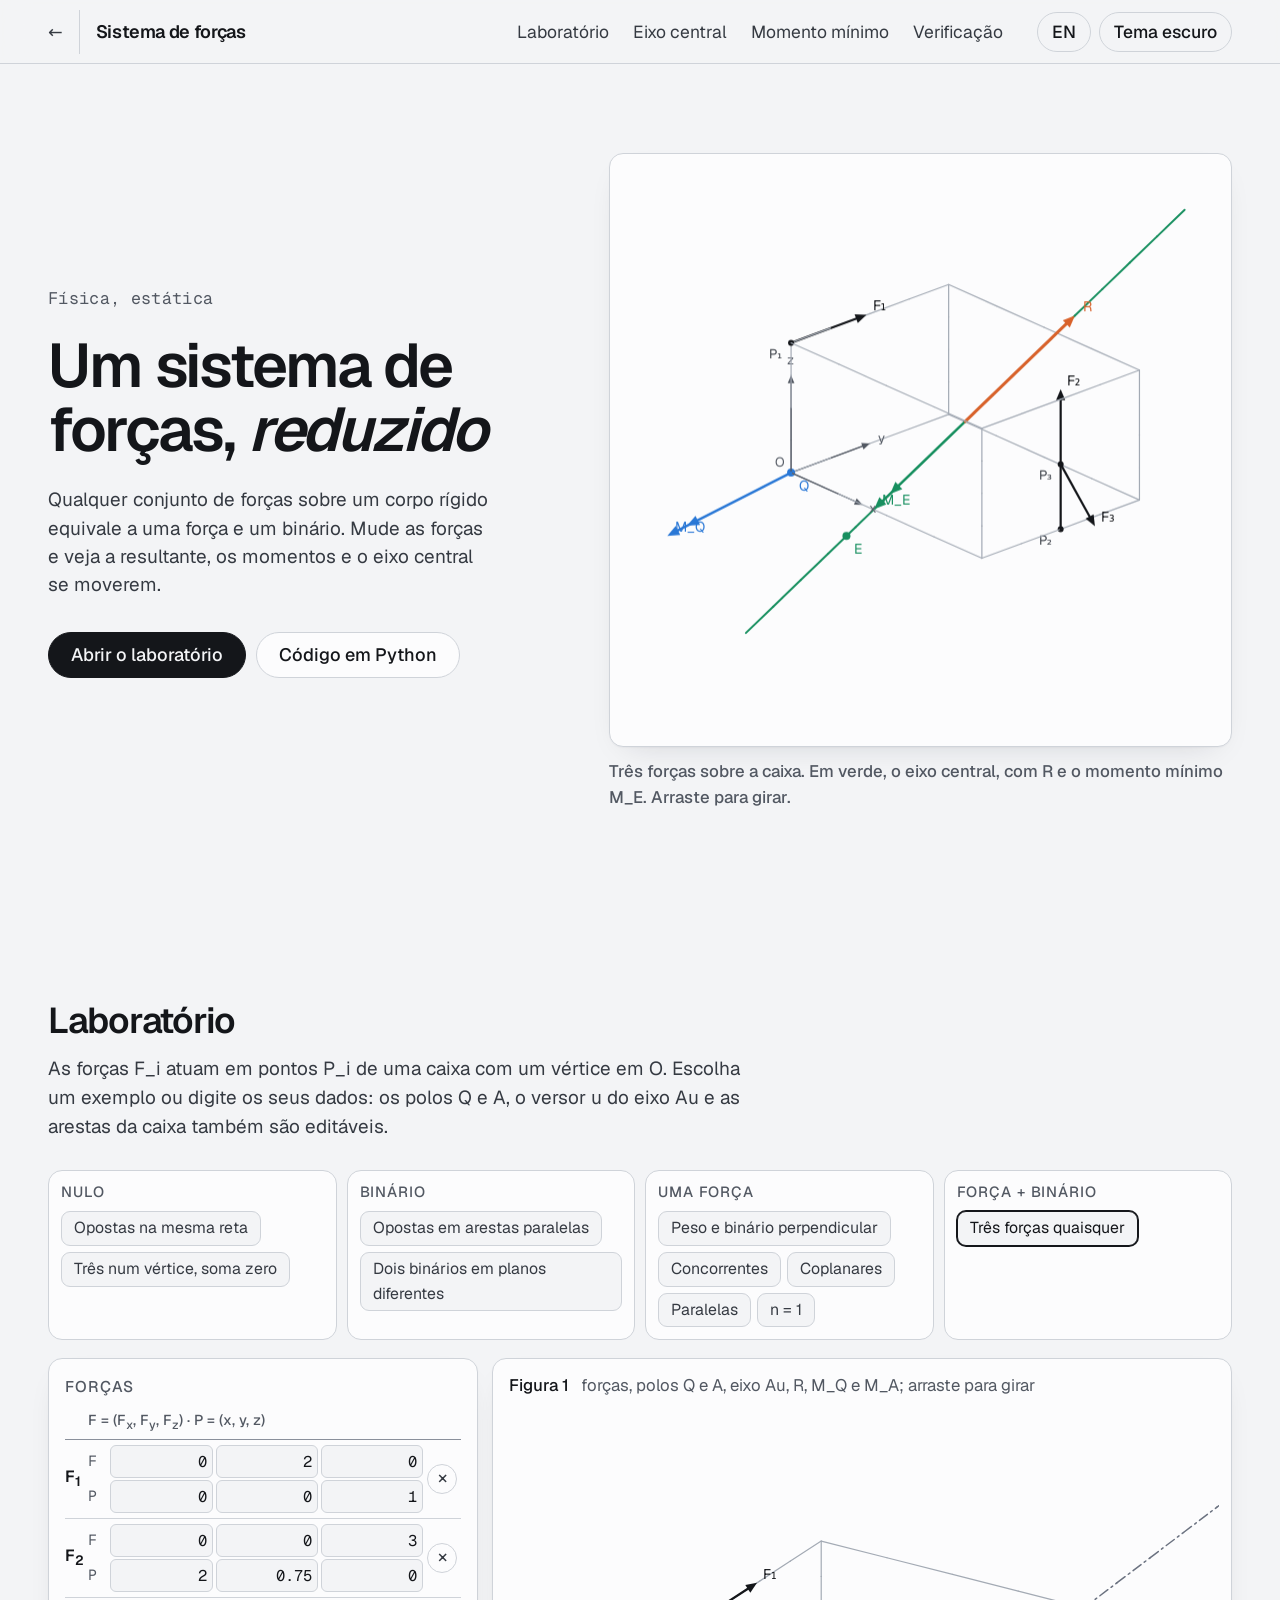
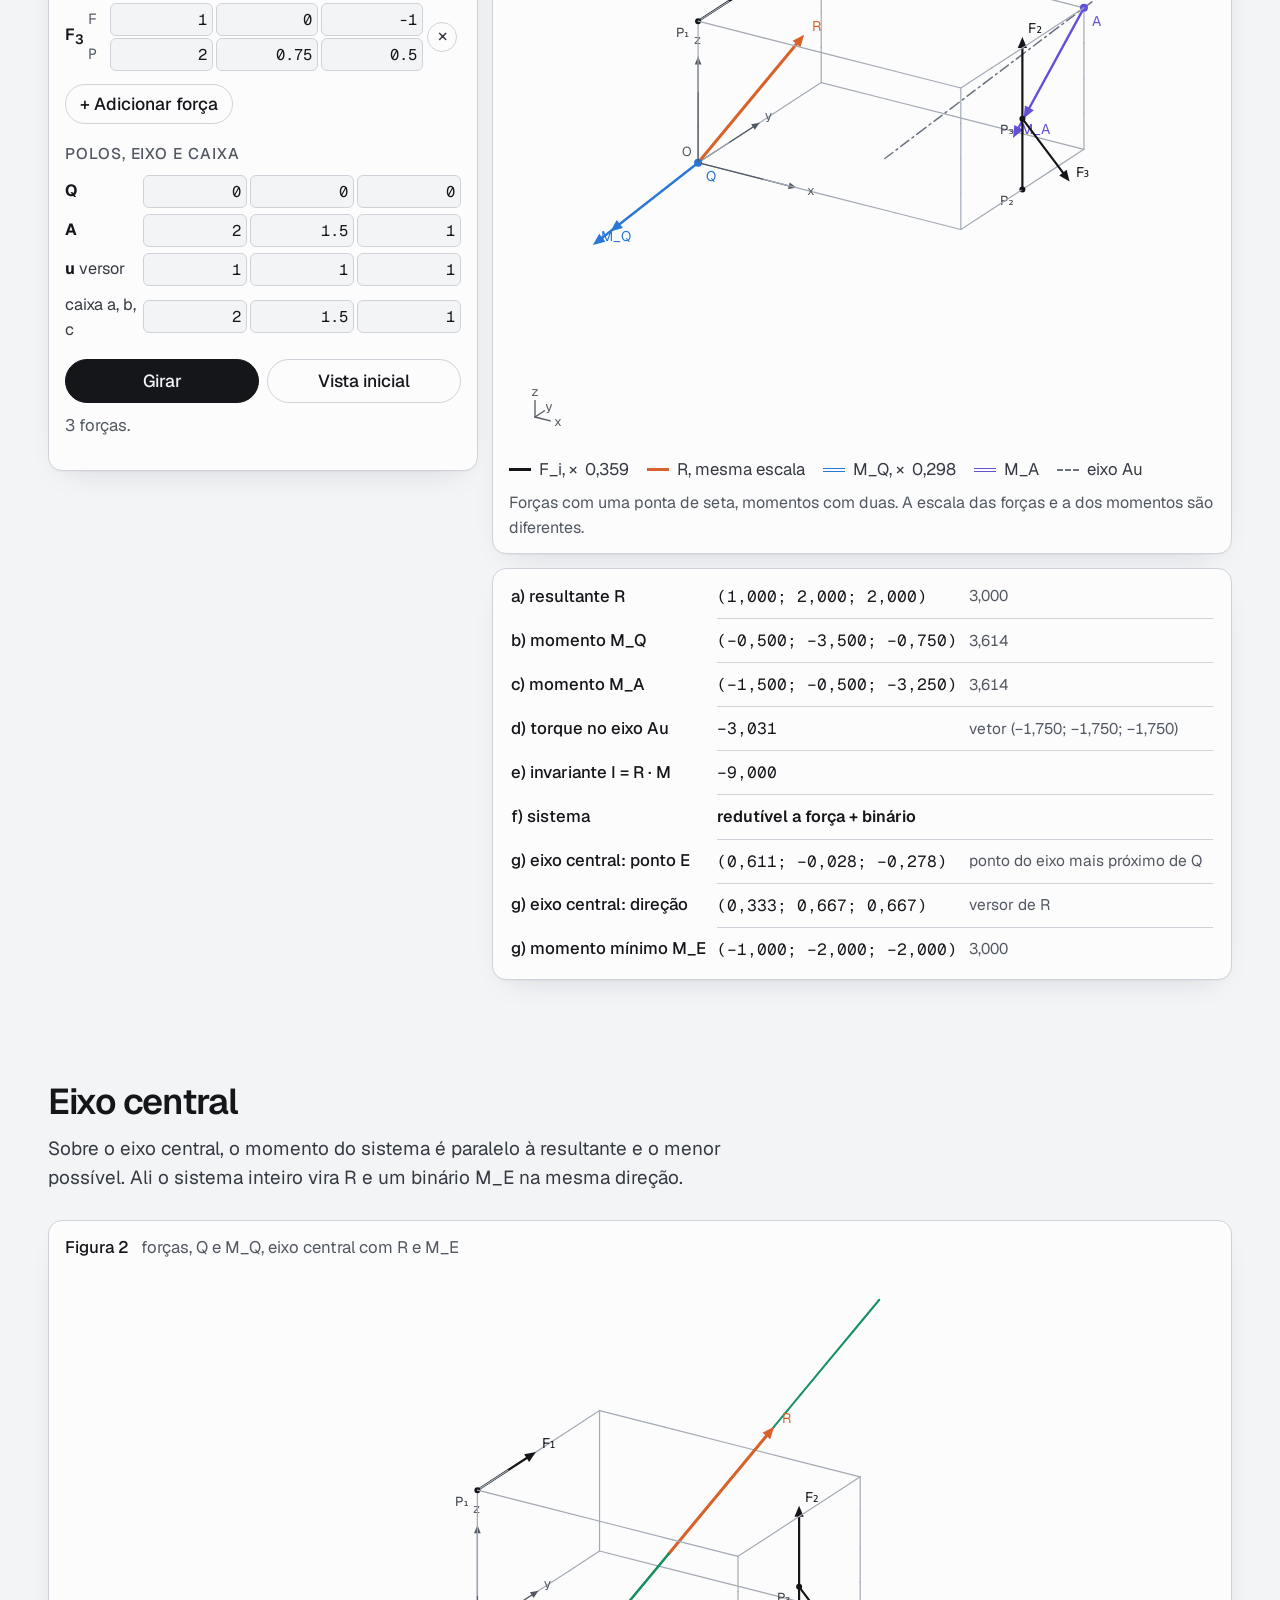
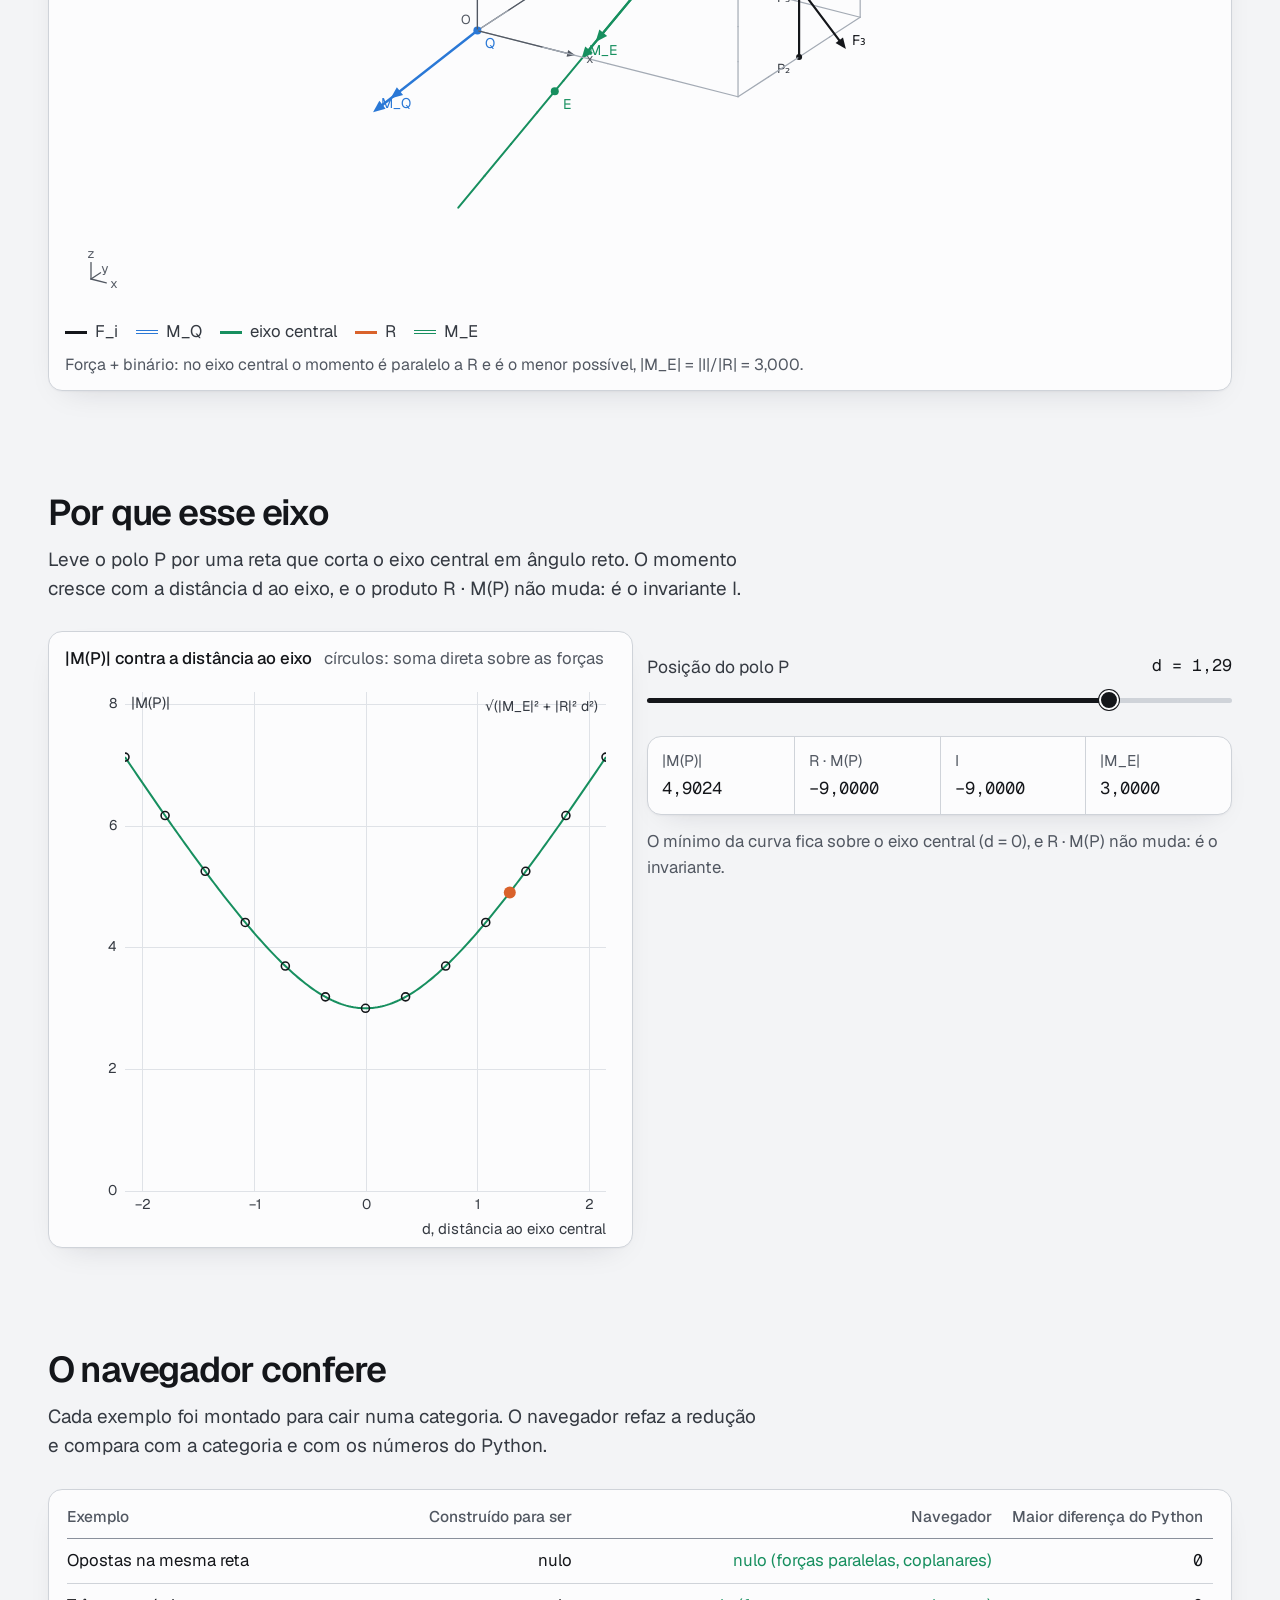
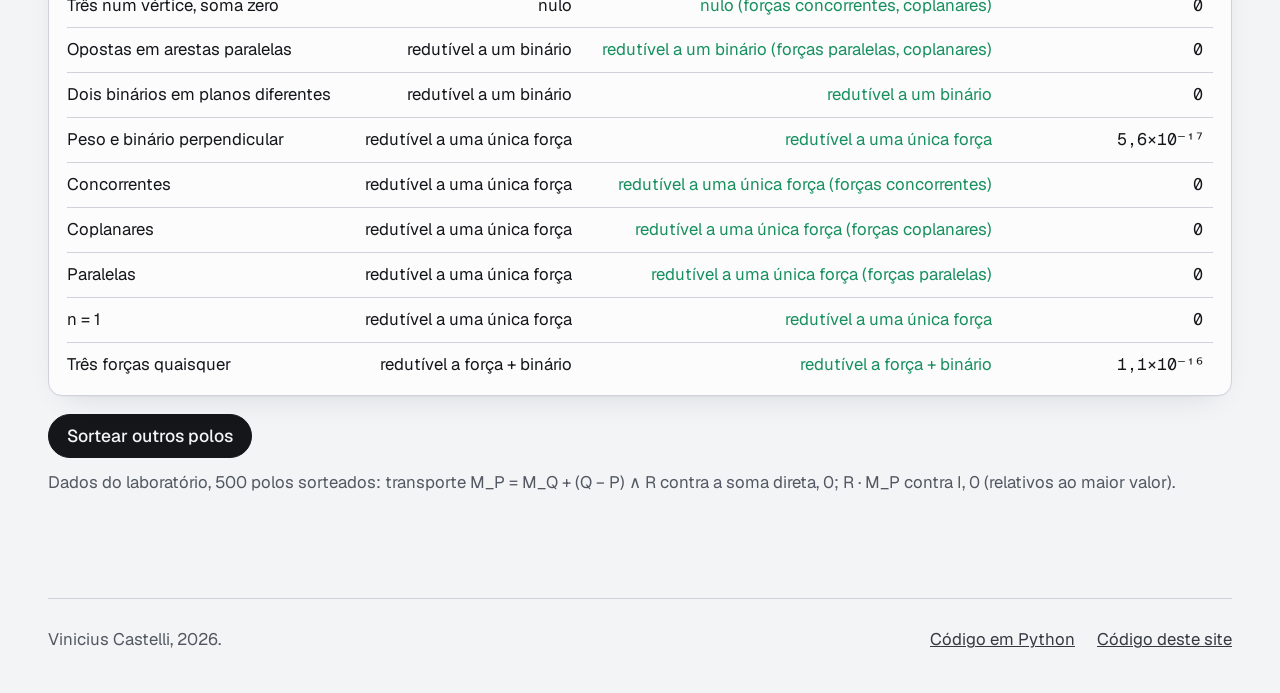
<file: docs/wrench/index.html>
<!doctype html>
<html lang="pt-BR">
<head>
  <meta charset="utf-8">
  <meta name="viewport" content="width=device-width, initial-scale=1">
  <title>Redução de um sistema de forças</title>
  <meta name="description" content="Um sistema de forças sobre um corpo rígido, ao vivo em 3D: resultante, momentos, invariante, classificação, eixo central e momento mínimo.">
  <meta name="color-scheme" content="light dark">
  <meta property="og:title" content="Redução de um sistema de forças">
  <meta property="og:description" content="Resultante, momentos, invariante e eixo central de um sistema de forças, em 3D.">
  <link rel="icon" href="data:image/svg+xml,%3Csvg xmlns='http://www.w3.org/2000/svg' viewBox='0 0 32 32'%3E%3Crect width='32' height='32' rx='7' fill='%2313161b'/%3E%3Cpath d='M5 27L27 5' stroke='%2334b37f' stroke-width='3' stroke-linecap='round'/%3E%3Cpath d='M10 22l9-9' stroke='%23e8763e' stroke-width='3.4' stroke-linecap='round'/%3E%3Cpath d='M16 13l3 0 0 3' stroke='%23e8763e' stroke-width='3' fill='none' stroke-linecap='round'/%3E%3C/svg%3E">
  <link rel="alternate" hreflang="pt-BR" href="https://castlelli.github.io/physics/wrench/">
  <link rel="alternate" hreflang="en" href="https://castlelli.github.io/physics/wrench/en/">
  <link rel="preload" href="fonts/geist.woff2" as="font" type="font/woff2" crossorigin>
  <link rel="stylesheet" href="style.css?v=2">
  <script>
    // Applies a saved theme before first paint.
    try { const saved = localStorage.getItem("theme"); if (saved) document.documentElement.dataset.theme = saved; } catch (error) {}
  </script>
</head>
<body>
  <a class="skip" href="#lab">Ir para o laboratório</a>

  <header class="nav">
    <a class="back" href="../" aria-label="Voltar aos projetos de física"><span aria-hidden="true">←</span><span class="back-label">Física</span></a>
    <a class="brand" href="#topo">Sistema de forças</a>
    <nav aria-label="Seções">
      <a href="#lab">Laboratório</a>
      <a href="#eixo">Eixo central</a>
      <a href="#minimo">Momento mínimo</a>
      <a href="#verificacao">Verificação</a>
    </nav>
    <div class="nav-actions">
      <a class="button ghost" href="en/" hreflang="en" lang="en" aria-label="English">EN</a>
      <button class="button ghost" type="button" data-theme-toggle aria-label="Alternar entre tema claro e escuro">Tema</button>
    </div>
  </header>

  <main>
    <section class="hero" id="topo">
      <div class="hero-text">
        <p class="eyebrow">Física, estática</p>
        <h1>Um sistema de forças, <em>reduzido</em></h1>
        <p class="lede">Qualquer conjunto de forças sobre um corpo rígido equivale a uma força e um binário. Mude as forças e veja a resultante, os momentos e o eixo central se moverem.</p>
        <div class="hero-actions">
          <a class="button primary" href="#lab">Abrir o laboratório</a>
          <a class="button" href="https://github.com/castlelli/physics/tree/main/wrench">Código em Python</a>
        </div>
      </div>
      <figure class="hero-figure">
        <canvas id="hero-scene" class="orbit" aria-label="Três forças sobre uma caixa, com o eixo central em verde, a resultante R e o momento mínimo sobre ele, girando devagar"></canvas>
        <figcaption>Três forças sobre a caixa. Em verde, o eixo central, com R e o momento mínimo M_E. Arraste para girar.</figcaption>
      </figure>
    </section>

    <section class="section" id="lab">
      <div class="section-head">
        <h2>Laboratório</h2>
        <p>As forças F_i atuam em pontos P_i de uma caixa com um vértice em O. Escolha um exemplo ou digite os seus dados: os polos Q e A, o versor u do eixo Au e as arestas da caixa também são editáveis.</p>
      </div>

      <div class="case-bar" data-case-bar role="group" aria-label="Exemplos"></div>

      <div class="lab-grid">
        <aside class="panel controls">
          <fieldset class="control-group">
            <legend>Forças</legend>
            <table class="editor">
              <thead><tr><th></th><th>F = (F<sub>x</sub>, F<sub>y</sub>, F<sub>z</sub>) · P = (x, y, z)</th><th></th></tr></thead>
              <tbody data-forces></tbody>
            </table>
            <button class="button ghost add-row" type="button" data-add-force>+ Adicionar força</button>
          </fieldset>
          <fieldset class="control-group">
            <legend>Polos, eixo e caixa</legend>
            <div class="vector-row"><span><b>Q</b></span><div data-vec="Q"></div></div>
            <div class="vector-row"><span><b>A</b></span><div data-vec="A"></div></div>
            <div class="vector-row"><span><b>u</b> versor</span><div data-vec="u"></div></div>
            <div class="vector-row"><span>caixa a, b, c</span><div data-vec="box"></div></div>
          </fieldset>
          <div class="transport">
            <button class="button primary" type="button" data-spin>Girar</button>
            <button class="button" type="button" data-home>Vista inicial</button>
          </div>
          <p class="status" data-status role="status"></p>
        </aside>

        <div class="lab-views">
          <figure class="panel">
            <figcaption>Figura 1 <span>forças, polos Q e A, eixo Au, R, M_Q e M_A; arraste para girar</span></figcaption>
            <canvas id="lab-scene" class="orbit tall" aria-label="Figura 1: a caixa, as forças, os polos Q e A, o eixo Au, a resultante e os momentos em Q e em A"></canvas>
            <ul class="legend">
              <li><i class="swatch force"></i>F_i, ×<span data-scale-force>1</span></li>
              <li><i class="swatch resultant"></i>R, mesma escala</li>
              <li><i class="swatch moment-q double"></i>M_Q, ×<span data-scale-moment>1</span></li>
              <li><i class="swatch moment-a double"></i>M_A</li>
              <li><i class="swatch dash axis-u"></i>eixo Au</li>
            </ul>
            <p class="figure-note">Forças com uma ponta de seta, momentos com duas. A escala das forças e a dos momentos são diferentes.</p>
          </figure>
          <div class="panel table-panel">
            <table class="results">
              <tbody data-results></tbody>
            </table>
          </div>
        </div>
      </div>
    </section>

    <section class="section" id="eixo">
      <div class="section-head">
        <h2>Eixo central</h2>
        <p>Sobre o eixo central, o momento do sistema é paralelo à resultante e o menor possível. Ali o sistema inteiro vira R e um binário M_E na mesma direção.</p>
      </div>
      <figure class="panel">
        <figcaption>Figura 2 <span>forças, Q e M_Q, eixo central com R e M_E</span></figcaption>
        <canvas id="axis-scene" class="orbit tall" aria-label="Figura 2: o eixo central em verde, com a resultante e o momento mínimo sobre ele"></canvas>
        <ul class="legend">
          <li><i class="swatch force"></i>F_i</li>
          <li><i class="swatch moment-q double"></i>M_Q</li>
          <li><i class="swatch central"></i>eixo central</li>
          <li><i class="swatch resultant"></i>R</li>
          <li><i class="swatch central double"></i>M_E</li>
        </ul>
        <p class="figure-note" data-axis-note></p>
      </figure>
    </section>

    <section class="section" id="minimo">
      <div class="section-head">
        <h2>Por que esse eixo</h2>
        <p>Leve o polo P por uma reta que corta o eixo central em ângulo reto. O momento cresce com a distância d ao eixo, e o produto R · M(P) não muda: é o invariante I.</p>
      </div>
      <div class="split">
        <figure class="panel">
          <figcaption>|M(P)| contra a distância ao eixo <span>círculos: soma direta sobre as forças</span></figcaption>
          <canvas id="minimum-plot" class="square" aria-label="Gráfico do módulo do momento contra a distância ao eixo central"></canvas>
        </figure>
        <div>
          <div class="slider-block">
            <label for="minimum-d">Posição do polo P <output data-minimum-d></output></label>
            <input id="minimum-d" type="range" min="-1" max="1" step="any" value="0">
          </div>
          <dl class="readout compact">
            <div><dt>|M(P)|</dt><dd data-minimum-out="M">–</dd></div>
            <div><dt>R · M(P)</dt><dd data-minimum-out="RM">–</dd></div>
            <div><dt>I</dt><dd data-minimum-out="I">–</dd></div>
            <div><dt>|M_E|</dt><dd data-minimum-out="ME">–</dd></div>
          </dl>
          <p class="footnote" data-minimum-note></p>
        </div>
      </div>
    </section>

    <section class="section" id="verificacao">
      <div class="section-head">
        <h2>O navegador confere</h2>
        <p>Cada exemplo foi montado para cair numa categoria. O navegador refaz a redução e compara com a categoria e com os números do Python.</p>
      </div>
      <div class="check panel table-panel">
        <table>
          <thead><tr><th scope="col" data-check-case>Exemplo</th><th scope="col" data-check-expected></th><th scope="col" data-check-browser></th><th scope="col" data-check-diff></th></tr></thead>
          <tbody data-check-rows></tbody>
        </table>
      </div>
      <div class="toolbar tight">
        <button class="button primary" type="button" data-check-run>Sortear outros polos</button>
        <span class="status" data-check-status role="status"></span>
      </div>
    </section>
  </main>

  <footer class="footer">
    <p>Vinicius Castelli, 2026.</p>
    <p>
      <a href="https://github.com/castlelli/physics/tree/main/wrench">Código em Python</a>
      <a href="https://github.com/castlelli/physics/tree/main/docs/wrench">Código deste site</a>
    </p>
  </footer>

  <script type="module" src="js/main.js?v=2"></script>
</body>
</html>
</file>
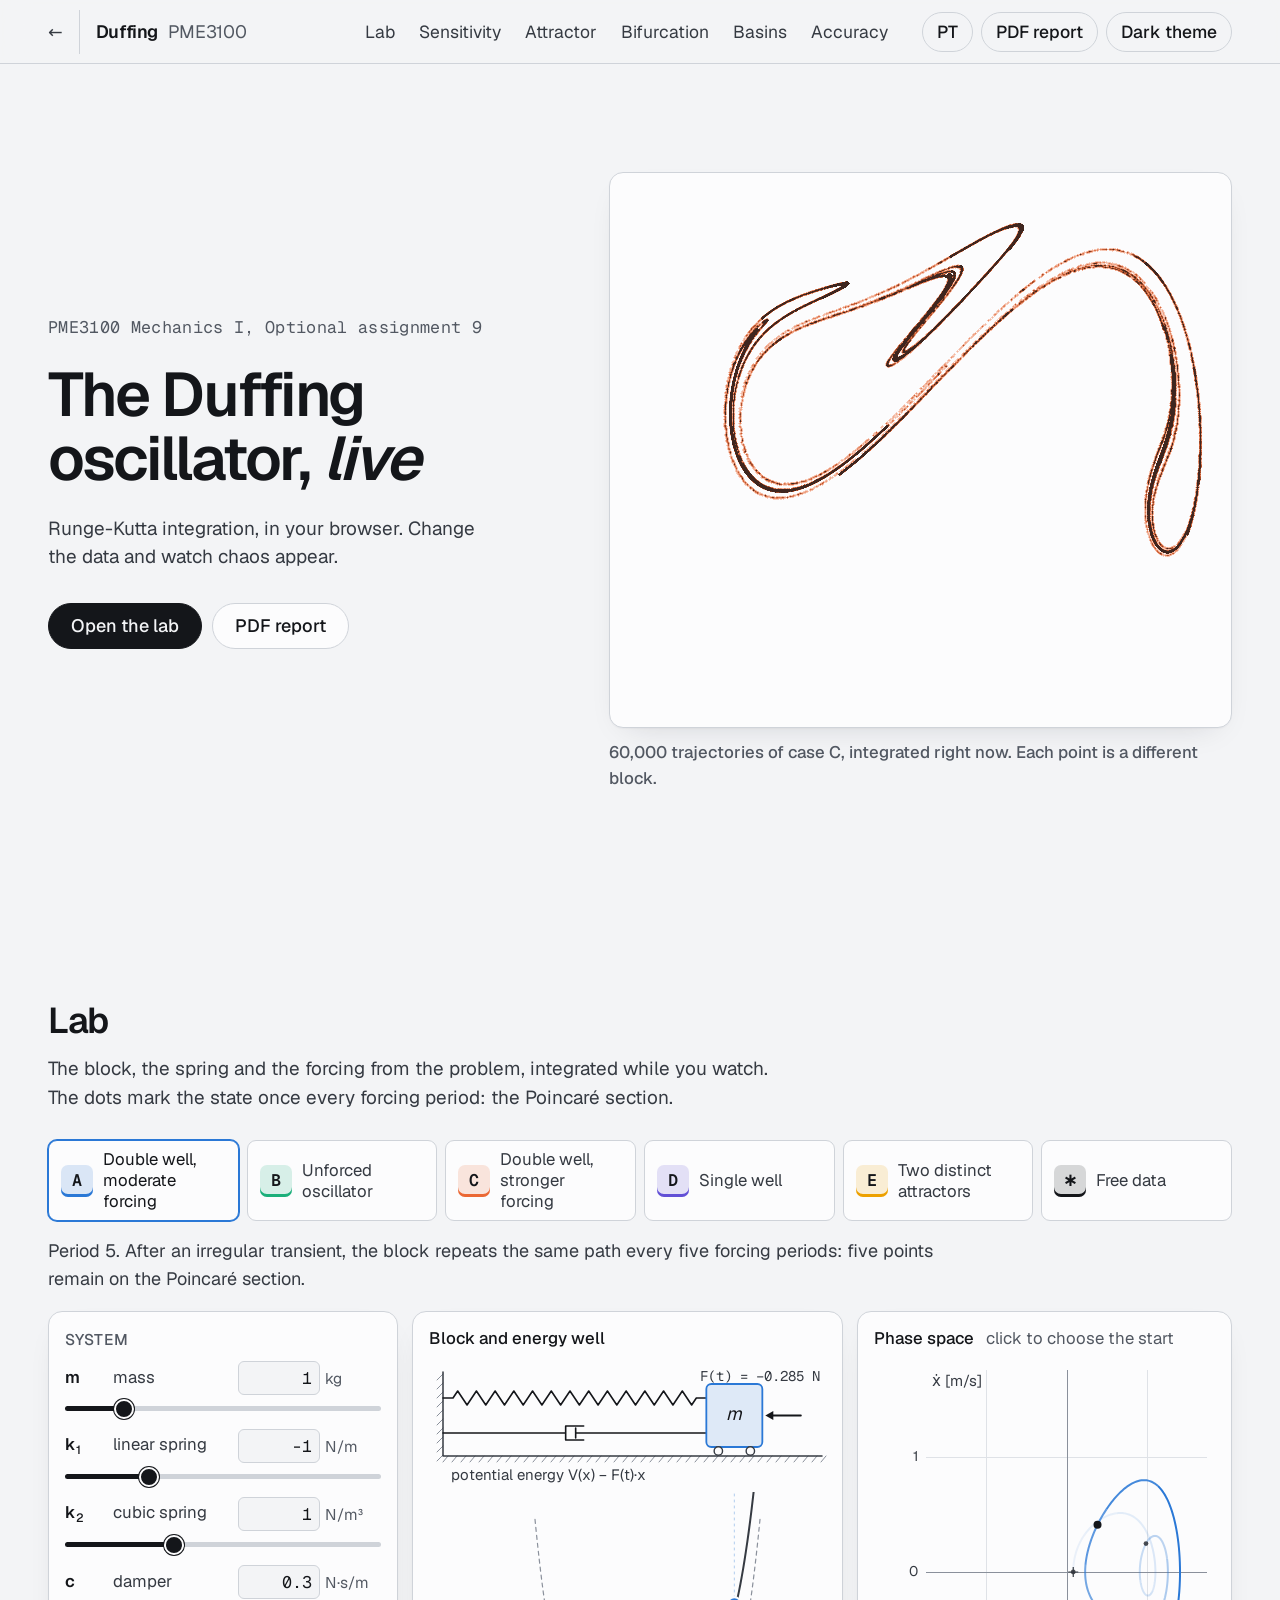
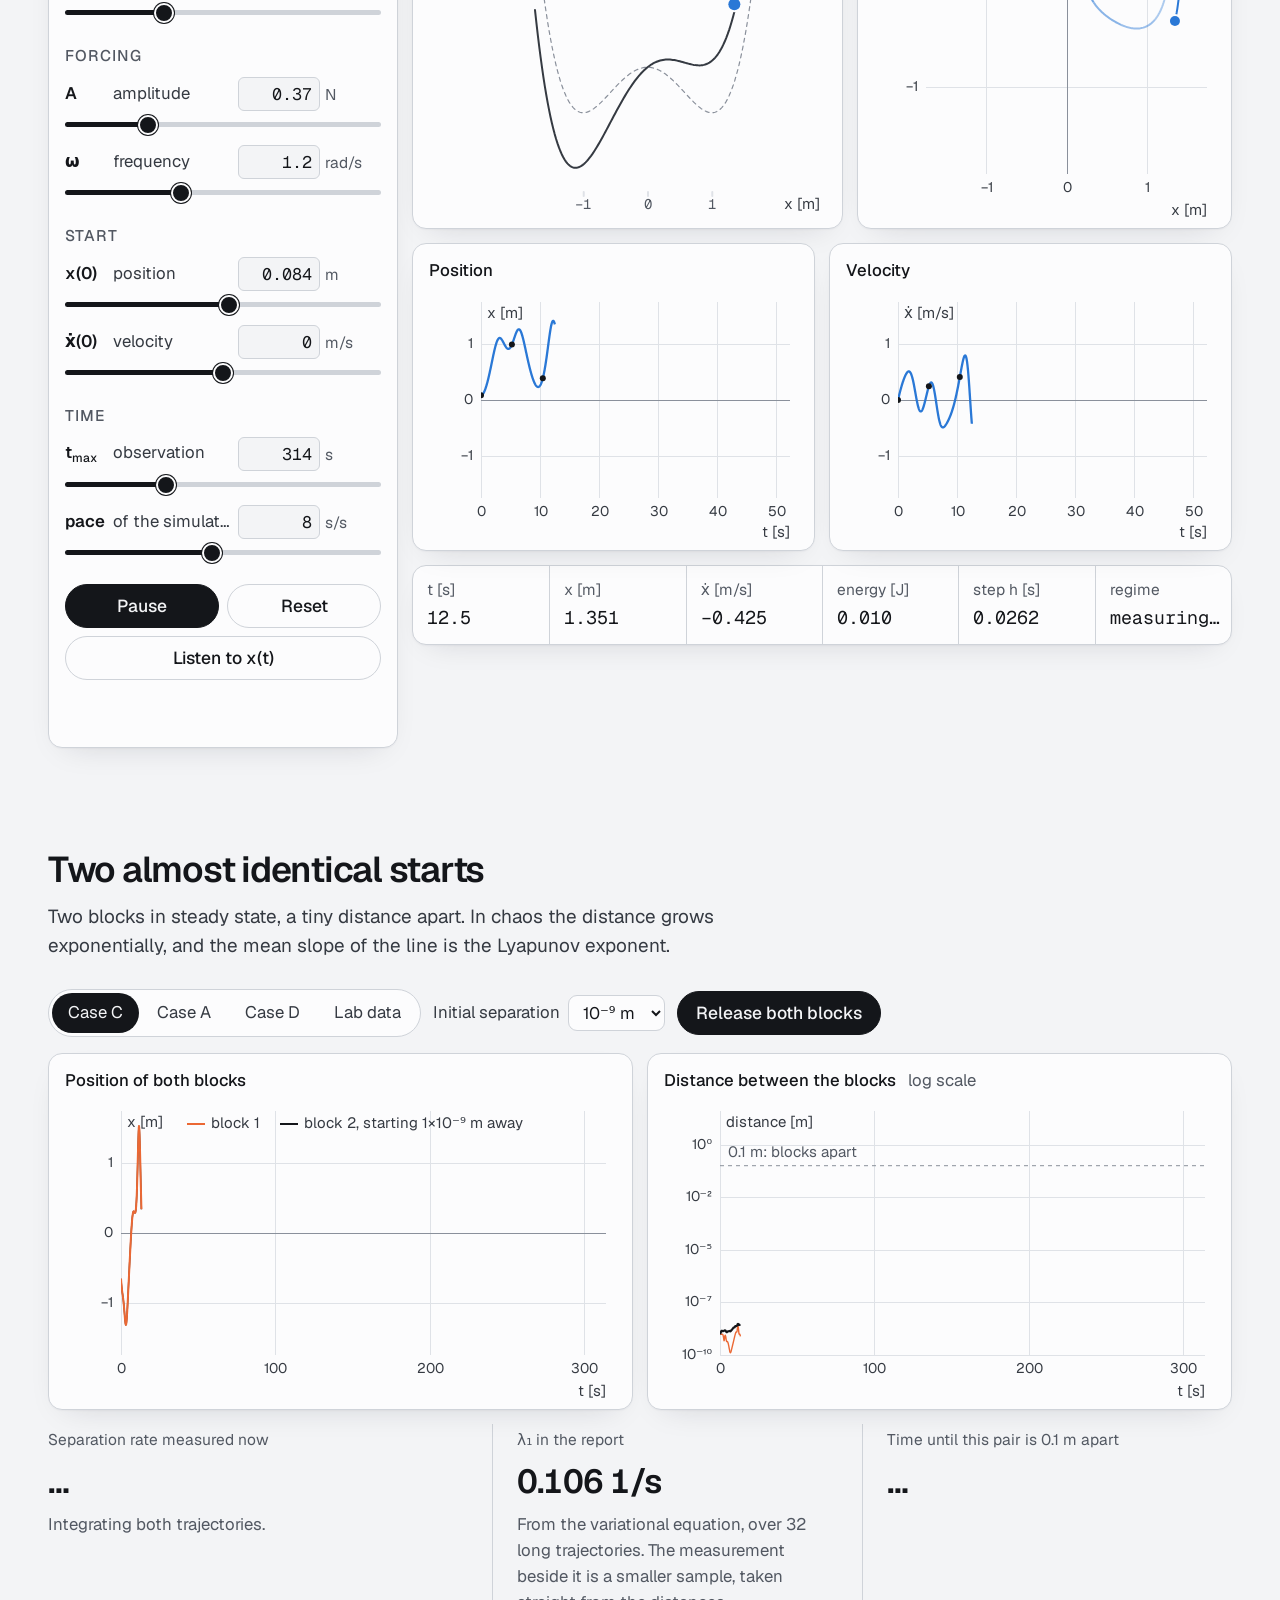
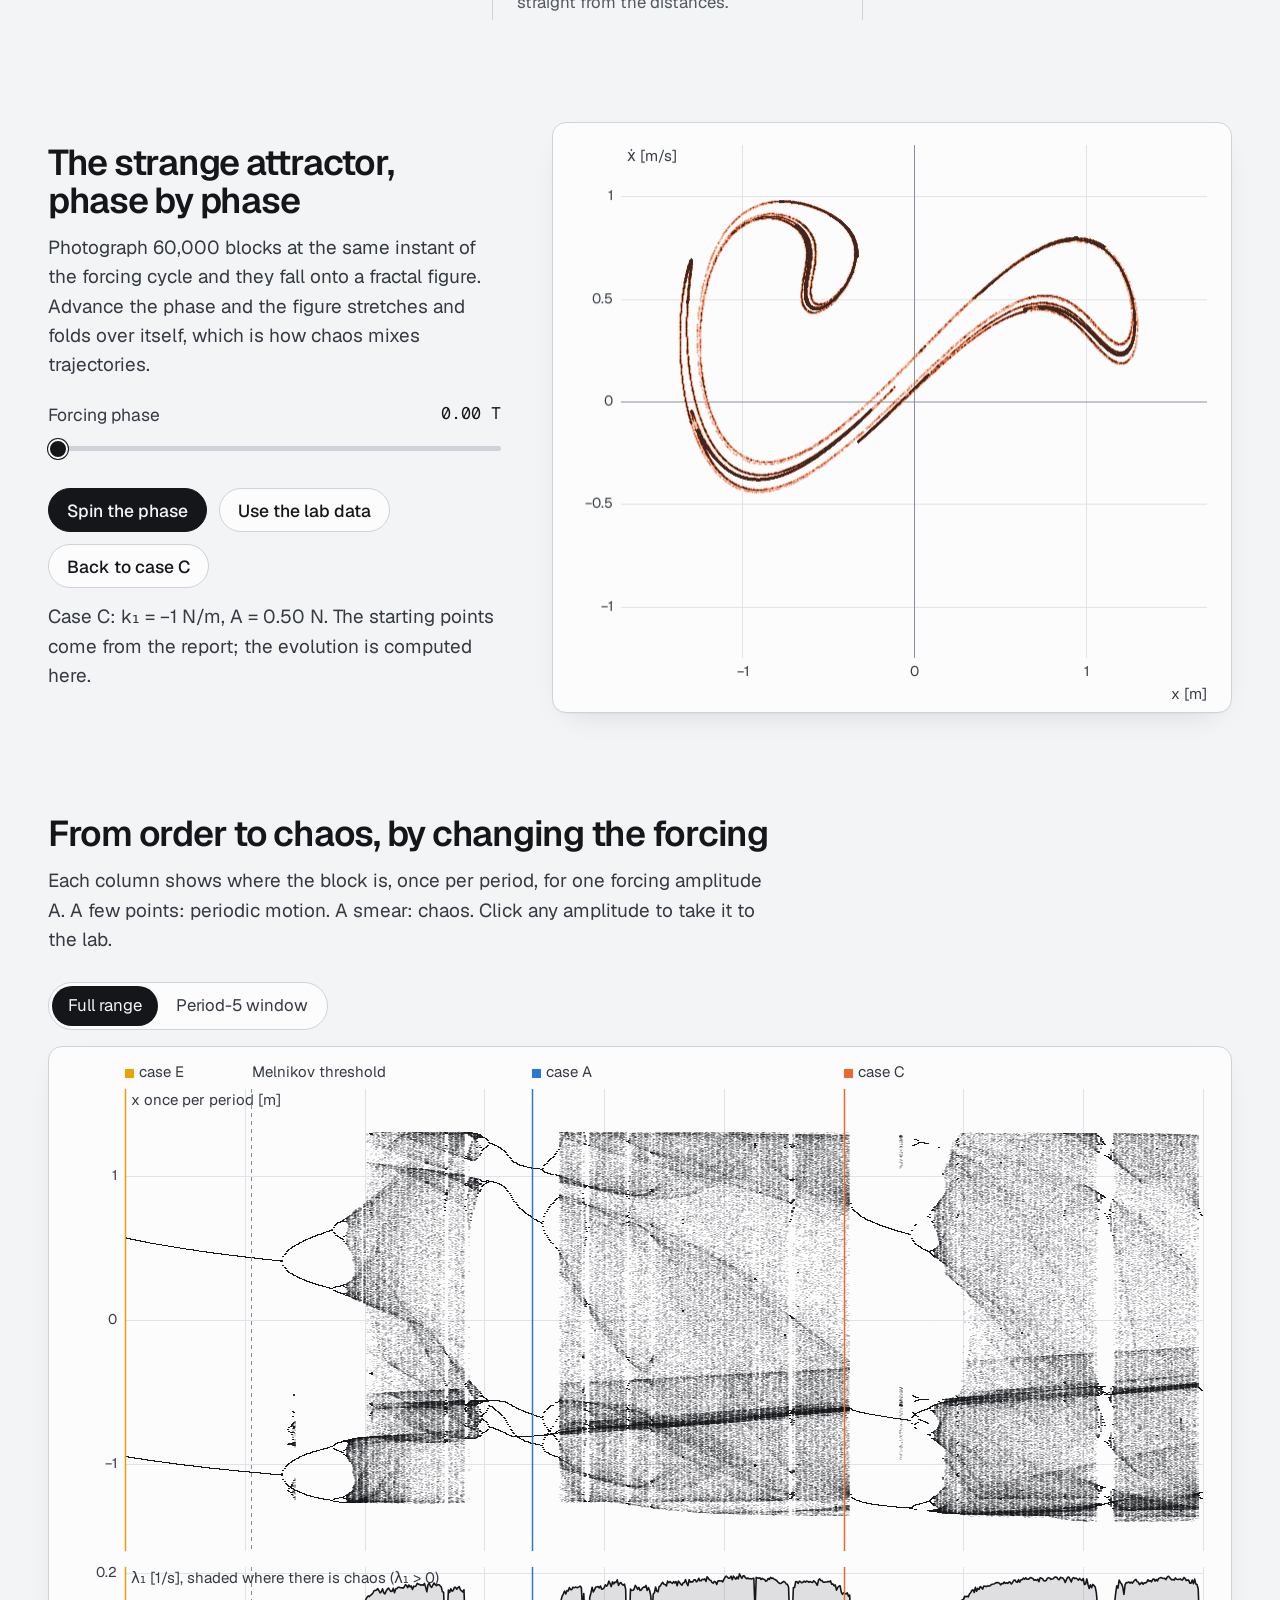
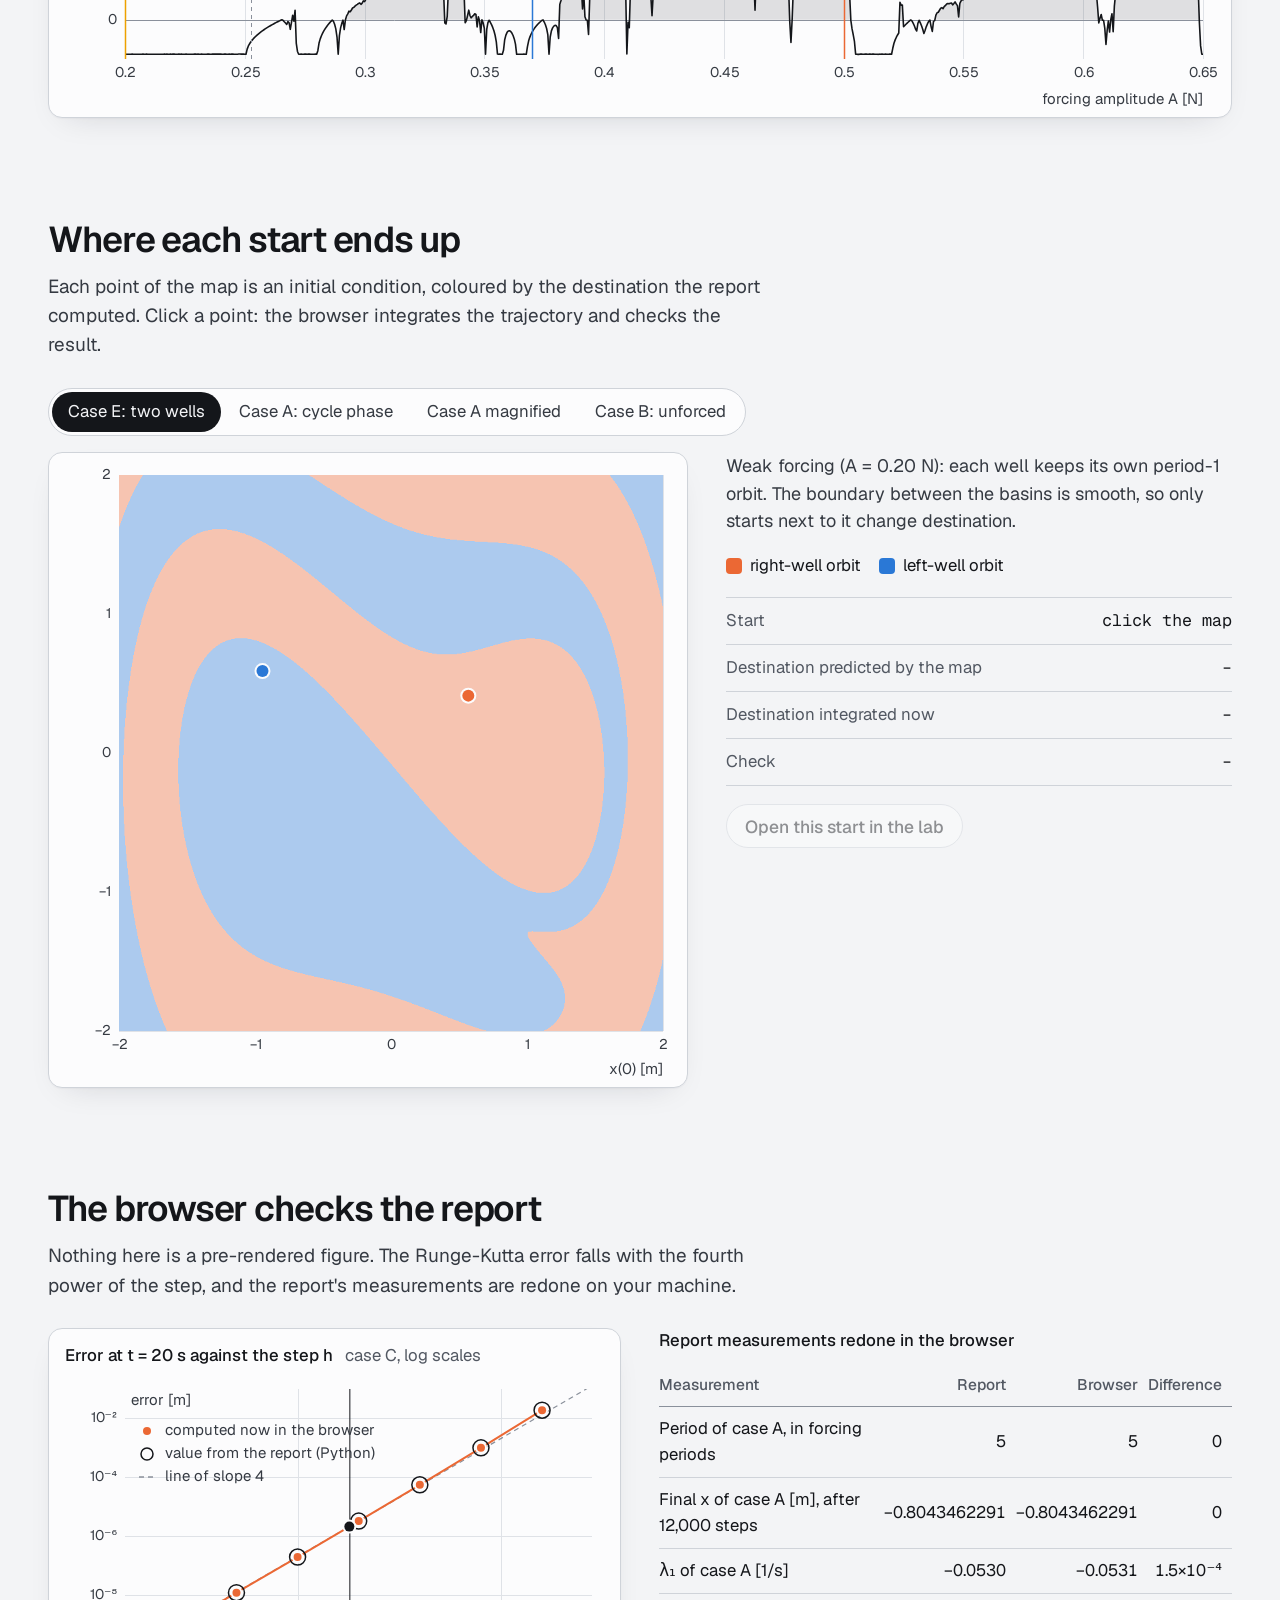
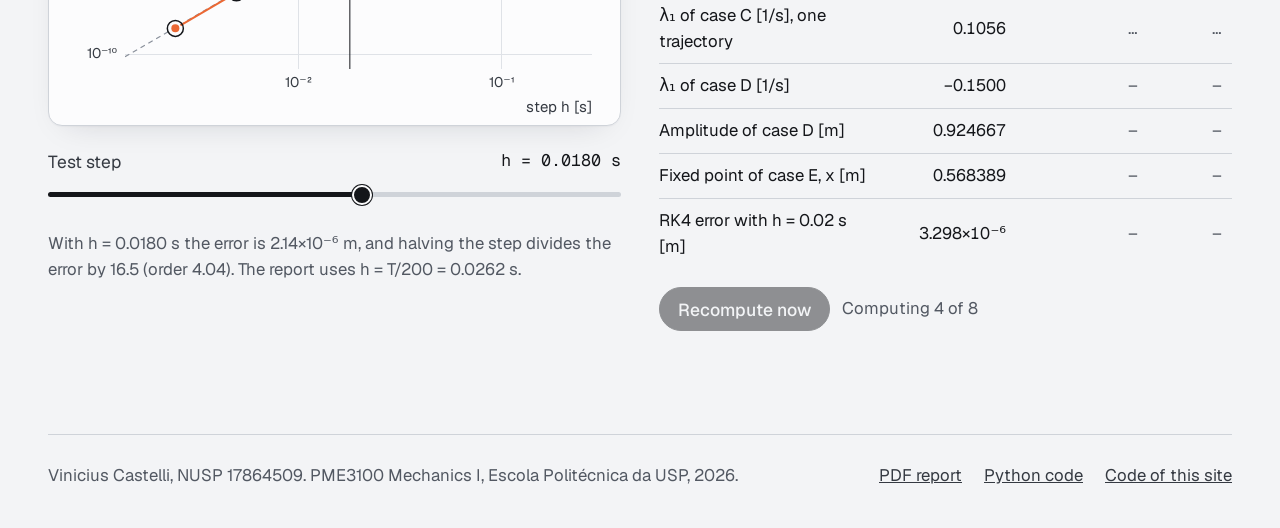
<file: docs/duffing/en/index.html>
<!doctype html>
<html lang="en">
<head>
  <meta charset="utf-8">
  <meta name="viewport" content="width=device-width, initial-scale=1">
  <title>The Duffing oscillator, live | PME3100</title>
  <meta name="description" content="An interactive lab for the Duffing oscillator: real-time RK4 integration, Poincaré section, bifurcation diagram and basins of attraction.">
  <meta name="color-scheme" content="light dark">
  <meta property="og:title" content="The Duffing oscillator, live">
  <meta property="og:description" content="Real-time RK4 integration, Poincaré section, bifurcations and basins of attraction. PME3100, Poli-USP.">
  <link rel="icon" href="data:image/svg+xml,%3Csvg xmlns='http://www.w3.org/2000/svg' viewBox='0 0 32 32'%3E%3Crect width='32' height='32' rx='7' fill='%2313161b'/%3E%3Cpath d='M4 22c5 0 5-12 12-12s7 12 12 12' fill='none' stroke='%23eb6834' stroke-width='3' stroke-linecap='round'/%3E%3C/svg%3E">
  <link rel="alternate" hreflang="pt-BR" href="https://castlelli.github.io/physics/duffing/">
  <link rel="alternate" hreflang="en" href="https://castlelli.github.io/physics/duffing/en/">
  <link rel="preload" href="../fonts/geist.woff2" as="font" type="font/woff2" crossorigin>
  <link rel="stylesheet" href="../style.css?v=4">
  <script>
    // Applies a saved theme before first paint.
    try { const saved = localStorage.getItem("theme"); if (saved) document.documentElement.dataset.theme = saved; } catch (error) {}
  </script>
</head>
<body>
  <a class="skip" href="#lab">Skip to the lab</a>

  <header class="nav">
    <a class="back" href="../../" aria-label="Back to the physics projects"><span aria-hidden="true">←</span><span class="back-label">Physics</span></a>
    <a class="brand" href="#topo">Duffing <span>PME3100</span></a>
    <nav aria-label="Sections">
      <a href="#lab">Lab</a>
      <a href="#borboleta">Sensitivity</a>
      <a href="#atrator">Attractor</a>
      <a href="#bifurcacao">Bifurcation</a>
      <a href="#bacias">Basins</a>
      <a href="#precisao">Accuracy</a>
    </nav>
    <div class="nav-actions">
      <a class="button ghost" href="../" hreflang="pt-BR" lang="pt-BR" aria-label="Português">PT</a>
      <a class="button ghost" href="https://github.com/castlelli/physics/blob/main/duffing/resultado/optativa9-17864509.pdf">PDF report</a>
      <button class="button ghost" type="button" data-theme-toggle aria-label="Switch between light and dark theme">Theme</button>
    </div>
  </header>

  <main>
    <section class="hero" id="topo">
      <div class="hero-text">
        <p class="eyebrow">PME3100 Mechanics I, Optional assignment 9</p>
        <h1>The Duffing oscillator, <em>live</em></h1>
        <p class="lede">Runge-Kutta integration, in your browser. Change the data and watch chaos appear.</p>
        <div class="hero-actions">
          <a class="button primary" href="#lab">Open the lab</a>
          <a class="button" href="https://github.com/castlelli/physics/blob/main/duffing/resultado/optativa9-17864509.pdf">PDF report</a>
        </div>
      </div>
      <figure class="hero-figure">
        <canvas id="hero-cloud" aria-label="Sixty thousand trajectories of case C, integrated in real time, drawing the strange attractor"></canvas>
        <figcaption>60,000 trajectories of case C, integrated right now. Each point is a different block.</figcaption>
      </figure>
    </section>

    <section class="section" id="lab" style="--trace: var(--case-a)">
      <div class="section-head">
        <h2>Lab</h2>
        <p>The block, the spring and the forcing from the problem, integrated while you watch. The dots mark the state once every forcing period: the Poincaré section.</p>
      </div>

      <div class="case-bar" data-case-bar role="group" aria-label="Data sets"></div>
      <p class="case-note" data-case-note></p>

      <div class="lab-grid">
        <aside class="panel controls">
          <div data-controls></div>
          <div class="transport">
            <button class="button primary" type="button" data-play>Pause</button>
            <button class="button" type="button" data-reset>Reset</button>
            <button class="button" type="button" data-listen>Listen to x(t)</button>
          </div>
          <p class="status" data-status role="status"></p>
        </aside>

        <div class="lab-views">
          <div class="lab-row top">
            <figure class="panel mech">
              <figcaption>Block and energy well</figcaption>
              <canvas id="lab-mech" aria-label="Block with spring and damper, and the ball in the potential energy well"></canvas>
            </figure>
            <figure class="panel">
              <figcaption>Phase space <span>click to choose the start</span></figcaption>
              <canvas id="lab-phase" class="pickable" aria-label="Phase space, velocity against position"></canvas>
            </figure>
          </div>
          <div class="lab-row">
            <figure class="panel">
              <figcaption>Position</figcaption>
              <canvas id="lab-x" aria-label="Position x over time"></canvas>
            </figure>
            <figure class="panel">
              <figcaption>Velocity</figcaption>
              <canvas id="lab-v" aria-label="Velocity over time"></canvas>
            </figure>
          </div>
          <dl class="readout">
            <div><dt>t [s]</dt><dd data-readout="t">0</dd></div>
            <div><dt>x [m]</dt><dd data-readout="x">0</dd></div>
            <div><dt>ẋ [m/s]</dt><dd data-readout="v">0</dd></div>
            <div><dt>energy [J]</dt><dd data-readout="e">0</dd></div>
            <div><dt>step h [s]</dt><dd data-readout="h">0</dd></div>
            <div><dt>regime</dt><dd data-readout="regime">–</dd></div>
          </dl>
        </div>
      </div>
    </section>

    <section class="section" id="borboleta">
      <div class="section-head">
        <h2>Two almost identical starts</h2>
        <p>Two blocks in steady state, a tiny distance apart. In chaos the distance grows exponentially, and the mean slope of the line is the Lyapunov exponent.</p>
      </div>
      <div class="toolbar">
        <div class="segmented" data-butterfly-case role="group" aria-label="Data used"></div>
        <label class="select">Initial separation
          <select data-butterfly-eps>
            <option value="1e-6">10⁻⁶ m</option>
            <option value="1e-9" selected>10⁻⁹ m</option>
            <option value="1e-12">10⁻¹² m</option>
          </select>
        </label>
        <button class="button primary" type="button" data-butterfly-run>Release both blocks</button>
      </div>
      <div class="pair">
        <figure class="panel">
          <figcaption>Position of both blocks</figcaption>
          <canvas id="butterfly-x" aria-label="Position of both trajectories over time"></canvas>
        </figure>
        <figure class="panel">
          <figcaption>Distance between the blocks <span>log scale</span></figcaption>
          <canvas id="butterfly-d" aria-label="Distance between both trajectories, on a log scale"></canvas>
        </figure>
      </div>
      <dl class="tiles" data-butterfly-tiles>
        <div><dt>Separation rate measured now</dt><dd data-tile="slope">–</dd><p data-tile="slope-note">Release the blocks to measure.</p></div>
        <div><dt>λ₁ in the report</dt><dd data-tile="report">–</dd><p data-tile="report-note"></p></div>
        <div><dt>Time until this pair is 0.1 m apart</dt><dd data-tile="horizon">–</dd><p data-tile="horizon-note"></p></div>
      </dl>
    </section>

    <section class="section split" id="atrator">
      <div class="split-text">
        <h2>The strange attractor, phase by phase</h2>
        <p>Photograph 60,000 blocks at the same instant of the forcing cycle and they fall onto a fractal figure. Advance the phase and the figure stretches and folds over itself, which is how chaos mixes trajectories.</p>
        <div class="slider-block">
          <label for="cloud-phase">Forcing phase <output data-cloud-phase-label>0.00 T</output></label>
          <input id="cloud-phase" type="range" min="0" max="199" step="1" value="0">
        </div>
        <div class="toolbar tight">
          <button class="button primary" type="button" data-cloud-play>Spin the phase</button>
          <button class="button" type="button" data-cloud-lab>Use the lab data</button>
          <button class="button" type="button" data-cloud-reset>Back to case C</button>
        </div>
        <p class="footnote" data-cloud-note></p>
      </div>
      <figure class="panel square">
        <canvas id="cloud" aria-label="Stroboscopic section of 60,000 trajectories"></canvas>
      </figure>
    </section>

    <section class="section" id="bifurcacao">
      <div class="section-head">
        <h2>From order to chaos, by changing the forcing</h2>
        <p>Each column shows where the block is, once per period, for one forcing amplitude A. A few points: periodic motion. A smear: chaos. Click any amplitude to take it to the lab.</p>
      </div>
      <div class="toolbar">
        <div class="segmented" data-bif-view role="group" aria-label="Amplitude range">
          <button type="button" data-view="full" aria-pressed="true">Full range</button>
          <button type="button" data-view="zoom" aria-pressed="false">Period-5 window</button>
        </div>
      </div>
      <figure class="panel chart-host" data-bif-host>
        <canvas id="bif-map" class="pickable" aria-label="Bifurcation diagram: stroboscopic position against forcing amplitude"></canvas>
        <canvas id="bif-lyap" class="pickable" aria-label="Largest Lyapunov exponent against forcing amplitude"></canvas>
      </figure>
    </section>

    <section class="section" id="bacias">
      <div class="section-head">
        <h2>Where each start ends up</h2>
        <p>Each point of the map is an initial condition, coloured by the destination the report computed. Click a point: the browser integrates the trajectory and checks the result.</p>
      </div>
      <div class="toolbar">
        <div class="segmented" data-basin-tabs role="group" aria-label="Basin map">
          <button type="button" data-basin="E" aria-pressed="true">Case E: two wells</button>
          <button type="button" data-basin="A" aria-pressed="false">Case A: cycle phase</button>
          <button type="button" data-basin="A_zoom" aria-pressed="false">Case A magnified</button>
          <button type="button" data-basin="B" aria-pressed="false">Case B: unforced</button>
        </div>
      </div>
      <div class="basin-grid">
        <figure class="panel square">
          <canvas id="basin" class="pickable" aria-label="Map of basins of attraction in the plane of initial conditions"></canvas>
        </figure>
        <div class="basin-side">
          <p class="basin-about" data-basin-about></p>
          <ul class="legend" data-basin-legend></ul>
          <dl class="result" data-basin-result>
            <div><dt>Start</dt><dd data-basin-out="start">click the map</dd></div>
            <div><dt>Destination predicted by the map</dt><dd data-basin-out="map">–</dd></div>
            <div><dt>Destination integrated now</dt><dd data-basin-out="live">–</dd></div>
            <div><dt>Check</dt><dd data-basin-out="check">–</dd></div>
          </dl>
          <button class="button" type="button" data-basin-lab disabled>Open this start in the lab</button>
        </div>
      </div>
    </section>

    <section class="section" id="precisao">
      <div class="section-head">
        <h2>The browser checks the report</h2>
        <p>Nothing here is a pre-rendered figure. The Runge-Kutta error falls with the fourth power of the step, and the report's measurements are redone on your machine.</p>
      </div>
      <div class="precision-grid">
        <div>
          <figure class="panel chart-host" data-conv-host>
            <figcaption>Error at t = 20 s against the step h <span>case C, log scales</span></figcaption>
            <canvas id="conv" aria-label="Global RK4 error against the step, on a log-log scale"></canvas>
          </figure>
          <div class="slider-block">
            <label for="conv-h">Test step <output data-conv-label></output></label>
            <input id="conv-h" type="range" min="0" max="100" step="1" value="55">
          </div>
          <p class="footnote" data-conv-note></p>
        </div>
        <div class="check">
          <table>
            <caption>Report measurements redone in the browser</caption>
            <thead><tr><th scope="col">Measurement</th><th scope="col">Report</th><th scope="col">Browser</th><th scope="col">Difference</th></tr></thead>
            <tbody data-check-rows></tbody>
          </table>
          <div class="toolbar tight">
            <button class="button primary" type="button" data-check-run>Recompute now</button>
            <span class="status" data-check-status role="status"></span>
          </div>
        </div>
      </div>
    </section>
  </main>

  <footer class="footer">
    <p>Vinicius Castelli, NUSP 17864509. PME3100 Mechanics I, Escola Politécnica da USP, 2026.</p>
    <p>
      <a href="https://github.com/castlelli/physics/blob/main/duffing/resultado/optativa9-17864509.pdf">PDF report</a>
      <a href="https://github.com/castlelli/physics/tree/main/duffing">Python code</a>
      <a href="https://github.com/castlelli/physics/tree/main/docs/duffing">Code of this site</a>
    </p>
  </footer>

  <script type="module" src="../js/main.js?v=5"></script>
</body>
</html>
</file>
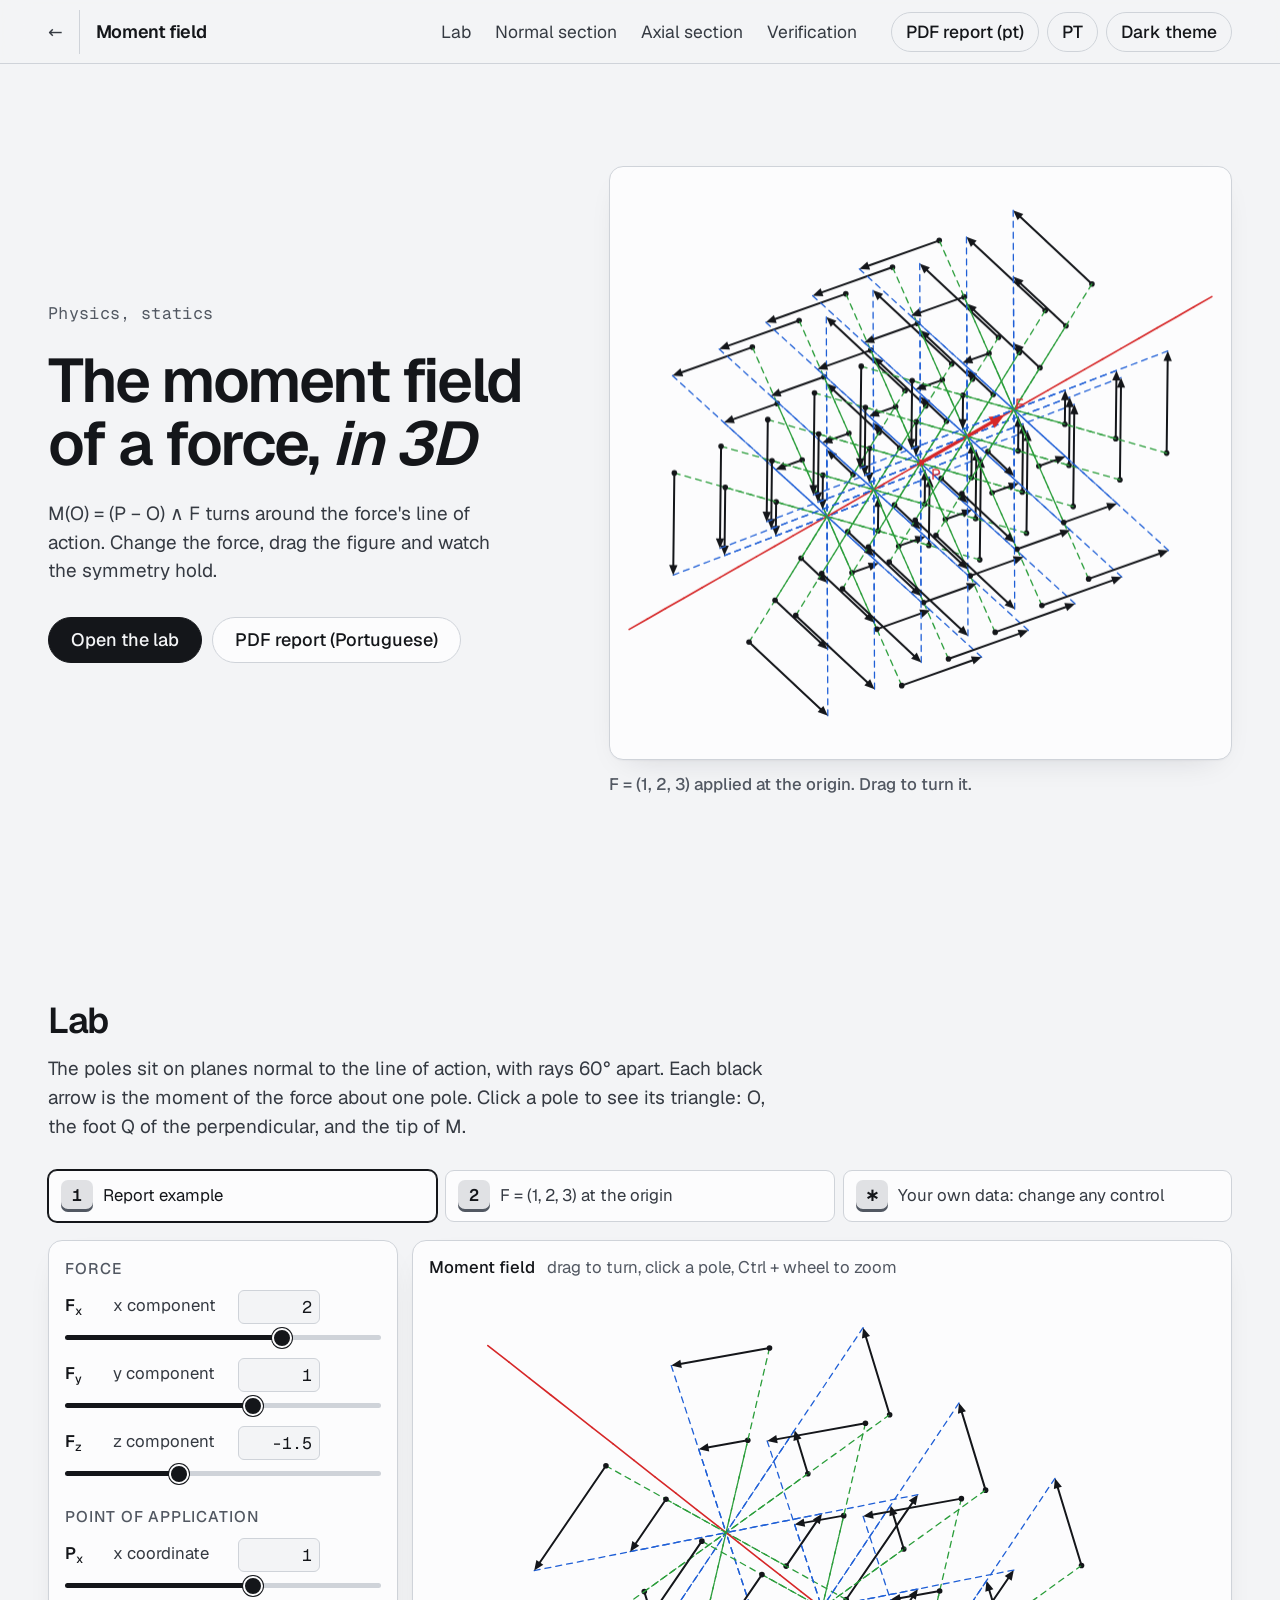
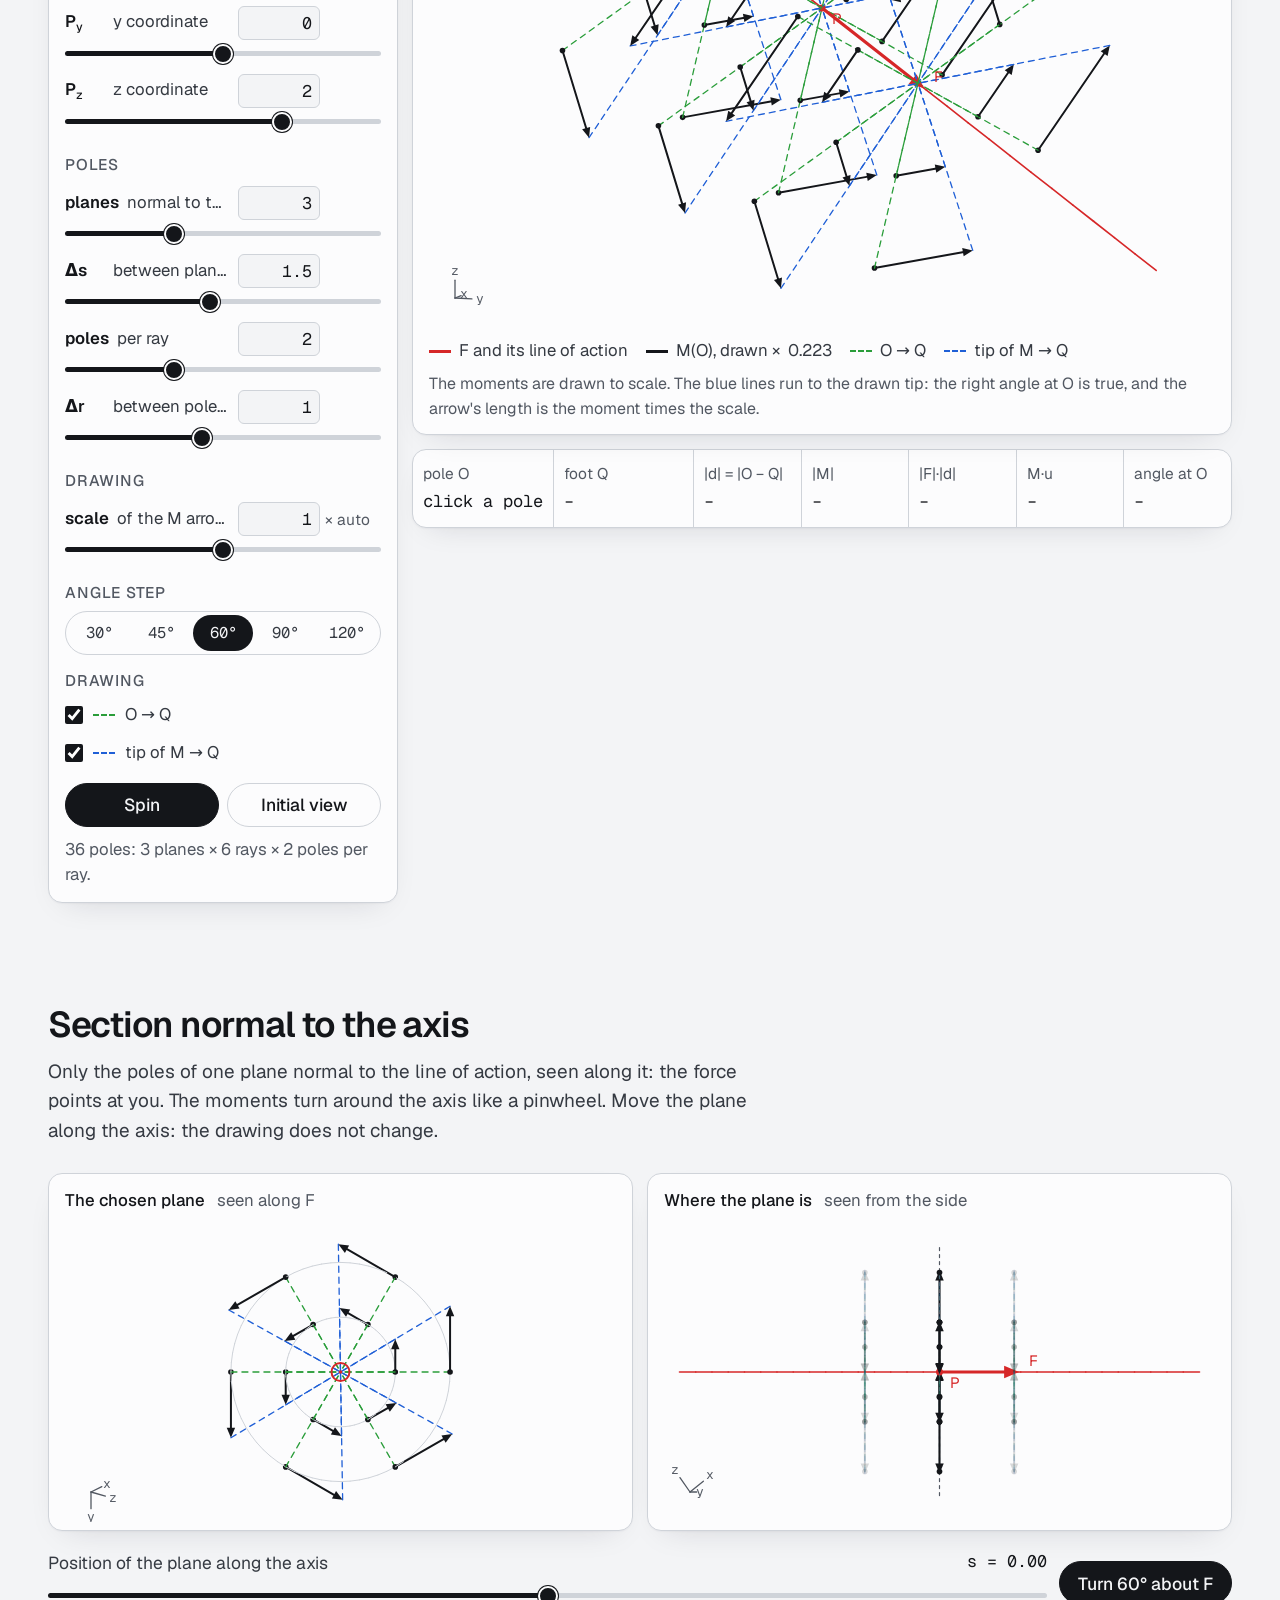
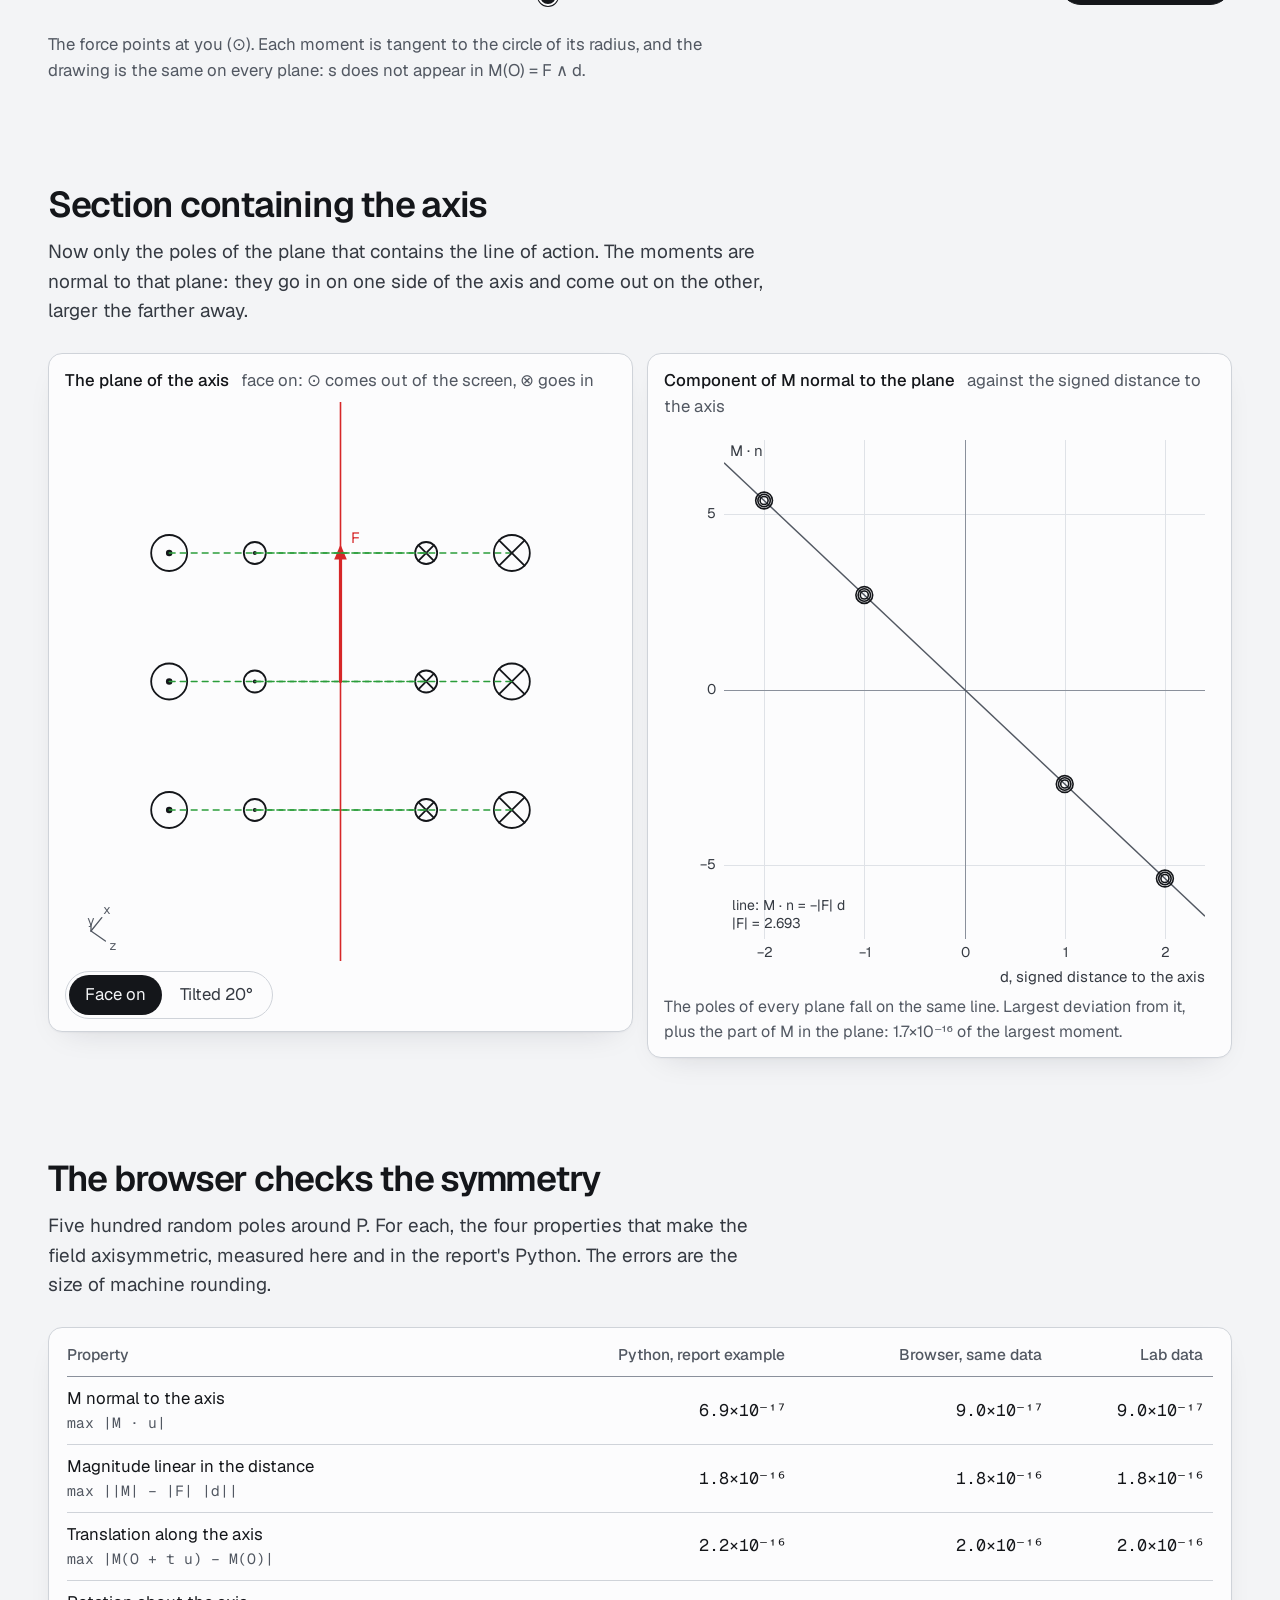
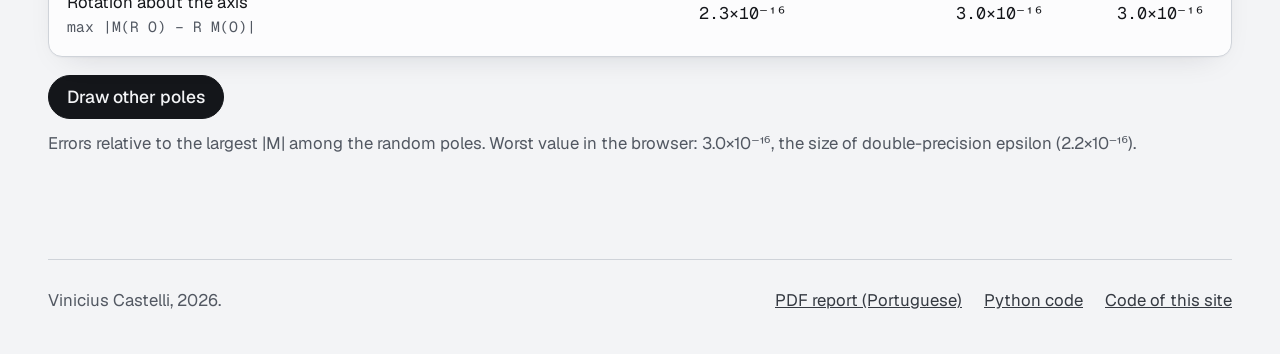
<file: docs/momentfield/en/index.html>
<!doctype html>
<html lang="en">
<head>
  <meta charset="utf-8">
  <meta name="viewport" content="width=device-width, initial-scale=1">
  <title>Moment field of a force</title>
  <meta name="description" content="The moment field of a force in 3D, live: change the force and its point of application and watch the axisymmetry about the line of action, with the sections that prove it.">
  <meta name="color-scheme" content="light dark">
  <meta property="og:title" content="Moment field of a force">
  <meta property="og:description" content="M(O) = (P − O) ∧ F in 3D, with the sections that prove the axisymmetry.">
  <link rel="icon" href="data:image/svg+xml,%3Csvg xmlns='http://www.w3.org/2000/svg' viewBox='0 0 32 32'%3E%3Crect width='32' height='32' rx='7' fill='%2313161b'/%3E%3Cpath d='M16 4v24' stroke='%23e5484d' stroke-width='3' stroke-linecap='round'/%3E%3Cpath d='M22 16l4 6M10 16l-4-6M16 22l-6 3M16 10l6-3' stroke='%23fff' stroke-width='2.4' stroke-linecap='round'/%3E%3C/svg%3E">
  <link rel="alternate" hreflang="pt-BR" href="https://castlelli.github.io/physics/momentfield/">
  <link rel="alternate" hreflang="en" href="https://castlelli.github.io/physics/momentfield/en/">
  <link rel="preload" href="../fonts/geist.woff2" as="font" type="font/woff2" crossorigin>
  <link rel="stylesheet" href="../style.css?v=2">
  <script>
    // Applies a saved theme before first paint.
    try { const saved = localStorage.getItem("theme"); if (saved) document.documentElement.dataset.theme = saved; } catch (error) {}
  </script>
</head>
<body>
  <a class="skip" href="#lab">Skip to the lab</a>

  <header class="nav">
    <a class="back" href="../../" aria-label="Back to the physics projects"><span aria-hidden="true">←</span><span class="back-label">Physics</span></a>
    <a class="brand" href="#topo">Moment field</a>
    <nav aria-label="Sections">
      <a href="#lab">Lab</a>
      <a href="#corte-normal">Normal section</a>
      <a href="#corte-axial">Axial section</a>
      <a href="#verificacao">Verification</a>
    </nav>
    <div class="nav-actions">
      <a class="button ghost" data-pdf href="https://github.com/castlelli/physics/blob/main/momentfield/resultado/relatorio_momentos.pdf" hreflang="pt-BR">PDF report (pt)</a>
      <a class="button ghost" href="../" hreflang="pt-BR" lang="pt-BR" aria-label="Português">PT</a>
      <button class="button ghost" type="button" data-theme-toggle aria-label="Switch between light and dark theme">Theme</button>
    </div>
  </header>

  <main>
    <section class="hero" id="topo">
      <div class="hero-text">
        <p class="eyebrow">Physics, statics</p>
        <h1>The moment field of a force, <em>in 3D</em></h1>
        <p class="lede">M(O) = (P − O) ∧ F turns around the force's line of action. Change the force, drag the figure and watch the symmetry hold.</p>
        <div class="hero-actions">
          <a class="button primary" href="#lab">Open the lab</a>
          <a class="button" href="https://github.com/castlelli/physics/blob/main/momentfield/resultado/relatorio_momentos.pdf" hreflang="pt-BR">PDF report (Portuguese)</a>
        </div>
      </div>
      <figure class="hero-figure">
        <canvas id="hero-scene" class="orbit" aria-label="Moment field of the force F = (1, 2, 3) applied at the origin, turning slowly"></canvas>
        <figcaption>F = (1, 2, 3) applied at the origin. Drag to turn it.</figcaption>
      </figure>
    </section>

    <section class="section" id="lab">
      <div class="section-head">
        <h2>Lab</h2>
        <p>The poles sit on planes normal to the line of action, with rays 60° apart. Each black arrow is the moment of the force about one pole. Click a pole to see its triangle: O, the foot Q of the perpendicular, and the tip of M.</p>
      </div>

      <div class="case-bar" data-case-bar role="group" aria-label="Data sets"></div>

      <div class="lab-grid">
        <aside class="panel controls">
          <div data-controls></div>
          <fieldset class="control-group">
            <legend>Angle step</legend>
            <div class="segmented compact" data-step role="group" aria-label="Angle between rays"></div>
          </fieldset>
          <fieldset class="control-group">
            <legend>Drawing</legend>
            <div class="toggles">
              <label class="toggle"><input type="checkbox" data-show="poleFoot" checked><i class="swatch dash pole-foot"></i>O → Q</label>
              <label class="toggle"><input type="checkbox" data-show="tipFoot" checked><i class="swatch dash tip-foot"></i>tip of M → Q</label>
            </div>
          </fieldset>
          <div class="transport">
            <button class="button primary" type="button" data-spin>Spin</button>
            <button class="button" type="button" data-home>Initial view</button>
          </div>
          <p class="status" data-status role="status"></p>
        </aside>

        <div class="lab-views">
          <figure class="panel">
            <figcaption>Moment field <span>drag to turn, click a pole, Ctrl + wheel to zoom</span></figcaption>
            <canvas id="lab-scene" class="orbit tall" aria-label="Moment field in 3D: line of action in red, moments in black, green and blue dashed lines to the foot of the perpendicular"></canvas>
            <ul class="legend">
              <li><i class="swatch force"></i>F and its line of action</li>
              <li><i class="swatch moment"></i>M(O), drawn ×<span data-scale-label>1</span></li>
              <li><i class="swatch dash pole-foot"></i>O → Q</li>
              <li><i class="swatch dash tip-foot"></i>tip of M → Q</li>
            </ul>
            <p class="figure-note">The moments are drawn to scale. The blue lines run to the drawn tip: the right angle at O is true, and the arrow's length is the moment times the scale.</p>
          </figure>
          <dl class="readout" data-pole>
            <div><dt>pole O</dt><dd data-pole-out="O">click a pole</dd></div>
            <div><dt>foot Q</dt><dd data-pole-out="Q">–</dd></div>
            <div><dt>|d| = |O − Q|</dt><dd data-pole-out="d">–</dd></div>
            <div><dt>|M|</dt><dd data-pole-out="M">–</dd></div>
            <div><dt>|F|·|d|</dt><dd data-pole-out="Fd">–</dd></div>
            <div><dt>M·u</dt><dd data-pole-out="Mu">–</dd></div>
            <div><dt>angle at O</dt><dd data-pole-out="angle">–</dd></div>
          </dl>
        </div>
      </div>
    </section>

    <section class="section" id="corte-normal">
      <div class="section-head">
        <h2>Section normal to the axis</h2>
        <p>Only the poles of one plane normal to the line of action, seen along it: the force points at you. The moments turn around the axis like a pinwheel. Move the plane along the axis: the drawing does not change.</p>
      </div>
      <div class="pair">
        <figure class="panel">
          <figcaption>The chosen plane <span>seen along F</span></figcaption>
          <canvas id="normal-scene" class="square" aria-label="Section normal to the axis: the moments of one plane form a pinwheel around the force"></canvas>
        </figure>
        <figure class="panel">
          <figcaption>Where the plane is <span>seen from the side</span></figcaption>
          <canvas id="normal-side" class="square" aria-label="Side view of the field with the chosen plane highlighted"></canvas>
        </figure>
      </div>
      <div class="toolbar tight">
        <div class="slider-block grow">
          <label for="normal-s">Position of the plane along the axis <output data-normal-s></output></label>
          <input id="normal-s" type="range" min="-1" max="1" step="0.001" value="0">
        </div>
        <button class="button primary" type="button" data-normal-turn>Turn 60° about F</button>
      </div>
      <p class="footnote" data-normal-note></p>
    </section>

    <section class="section" id="corte-axial">
      <div class="section-head">
        <h2>Section containing the axis</h2>
        <p>Now only the poles of the plane that contains the line of action. The moments are normal to that plane: they go in on one side of the axis and come out on the other, larger the farther away.</p>
      </div>
      <div class="split">
        <figure class="panel">
          <figcaption>The plane of the axis <span data-axial-caption>face on: ⊙ comes out of the screen, ⊗ goes in</span></figcaption>
          <canvas id="axial-scene" class="square" aria-label="Section containing the axis: moments normal to the screen, drawn as circles with a dot or a cross"></canvas>
          <div class="toolbar tight">
            <div class="segmented" data-axial-view role="group" aria-label="View of the section">
              <button type="button" data-view="front" aria-pressed="true">Face on</button>
              <button type="button" data-view="tilted" aria-pressed="false">Tilted 20°</button>
            </div>
          </div>
        </figure>
        <figure class="panel">
          <figcaption>Component of M normal to the plane <span>against the signed distance to the axis</span></figcaption>
          <canvas id="axial-plot" class="square" aria-label="Plot: the normal component of the moment falls on a line through the origin"></canvas>
          <p class="figure-note" data-axial-note></p>
        </figure>
      </div>
    </section>

    <section class="section" id="verificacao">
      <div class="section-head">
        <h2>The browser checks the symmetry</h2>
        <p>Five hundred random poles around P. For each, the four properties that make the field axisymmetric, measured here and in the report's Python. The errors are the size of machine rounding.</p>
      </div>
      <div class="check panel table-panel">
        <table>
          <thead><tr><th scope="col">Property</th><th scope="col" data-check-python>Python</th><th scope="col" data-check-browser>Browser</th><th scope="col">Lab data</th></tr></thead>
          <tbody data-check-rows></tbody>
        </table>
      </div>
      <div class="toolbar tight">
        <button class="button primary" type="button" data-check-run>Draw other poles</button>
        <span class="status" data-check-status role="status"></span>
      </div>
    </section>
  </main>

  <footer class="footer">
    <p>Vinicius Castelli, 2026.</p>
    <p>
      <a href="https://github.com/castlelli/physics/blob/main/momentfield/resultado/relatorio_momentos.pdf" hreflang="pt-BR">PDF report (Portuguese)</a>
      <a href="https://github.com/castlelli/physics/tree/main/momentfield">Python code</a>
      <a href="https://github.com/castlelli/physics/tree/main/docs/momentfield">Code of this site</a>
    </p>
  </footer>

  <script type="module" src="../js/main.js?v=2"></script>
</body>
</html>
</file>
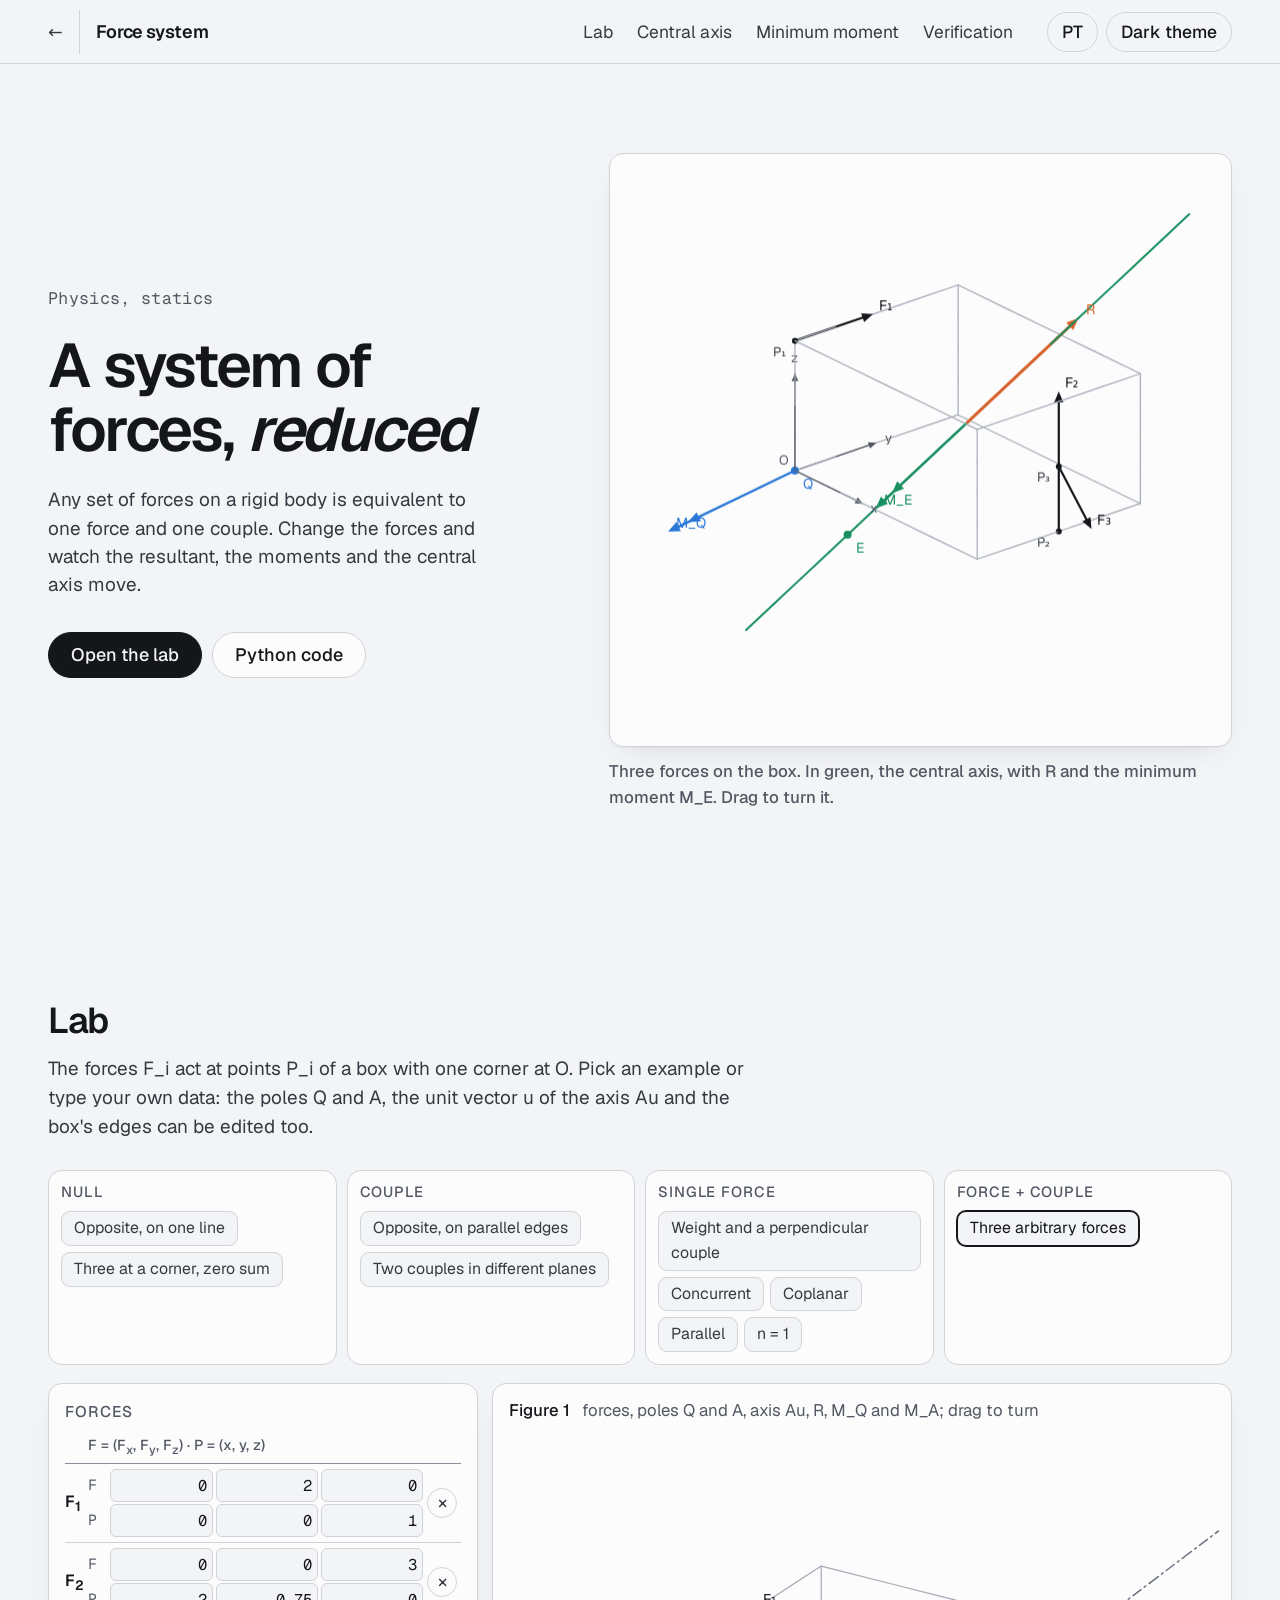
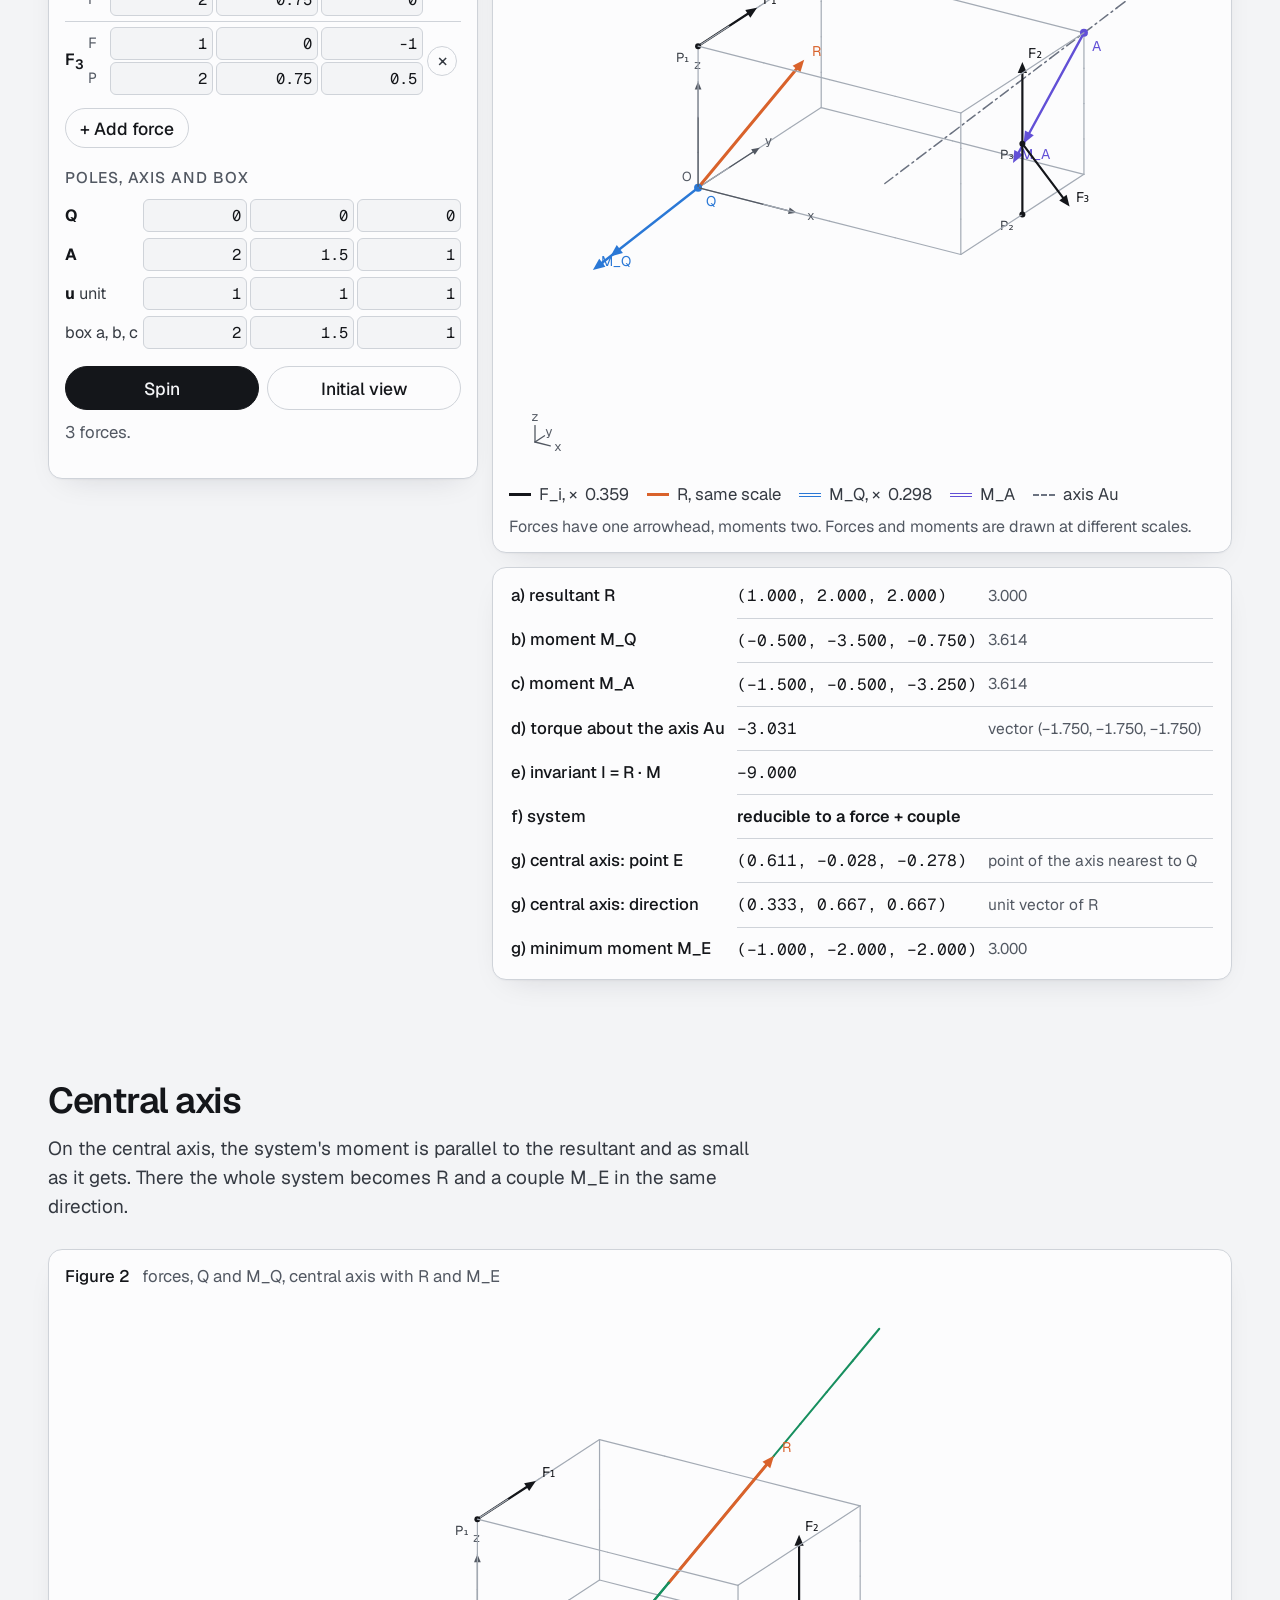
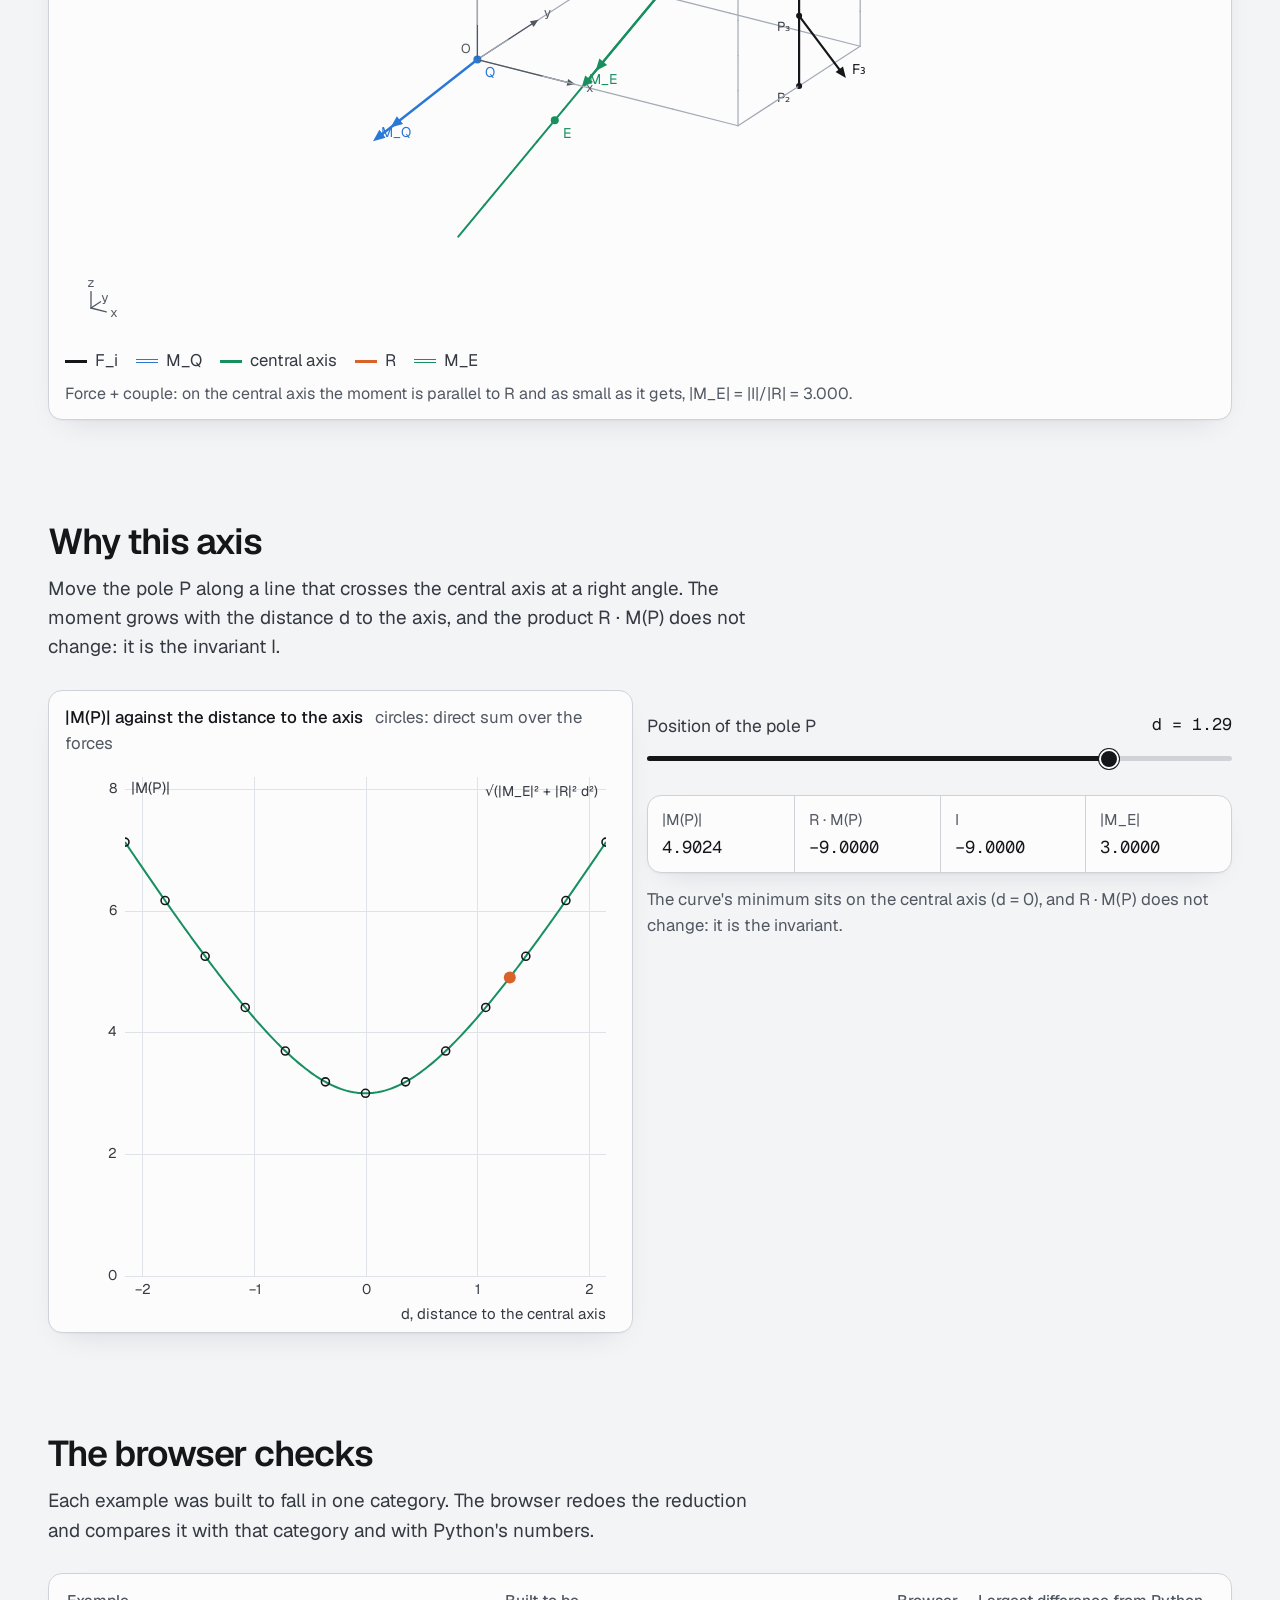
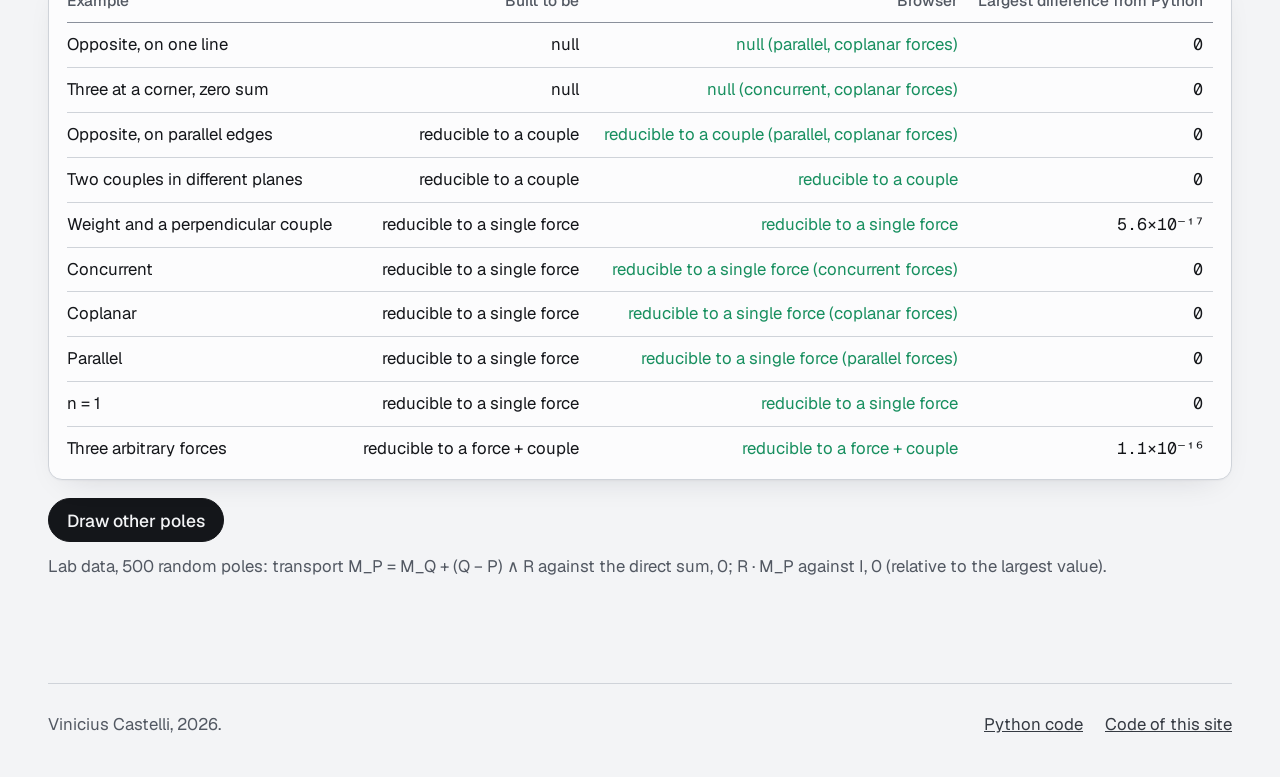
<file: docs/wrench/en/index.html>
<!doctype html>
<html lang="en">
<head>
  <meta charset="utf-8">
  <meta name="viewport" content="width=device-width, initial-scale=1">
  <title>Reduction of a force system</title>
  <meta name="description" content="A system of forces on a rigid body, live in 3D: resultant, moments, invariant, classification, central axis and minimum moment.">
  <meta name="color-scheme" content="light dark">
  <meta property="og:title" content="Reduction of a force system">
  <meta property="og:description" content="Resultant, moments, invariant and central axis of a force system, in 3D.">
  <link rel="icon" href="data:image/svg+xml,%3Csvg xmlns='http://www.w3.org/2000/svg' viewBox='0 0 32 32'%3E%3Crect width='32' height='32' rx='7' fill='%2313161b'/%3E%3Cpath d='M5 27L27 5' stroke='%2334b37f' stroke-width='3' stroke-linecap='round'/%3E%3Cpath d='M10 22l9-9' stroke='%23e8763e' stroke-width='3.4' stroke-linecap='round'/%3E%3Cpath d='M16 13l3 0 0 3' stroke='%23e8763e' stroke-width='3' fill='none' stroke-linecap='round'/%3E%3C/svg%3E">
  <link rel="alternate" hreflang="pt-BR" href="https://castlelli.github.io/physics/wrench/">
  <link rel="alternate" hreflang="en" href="https://castlelli.github.io/physics/wrench/en/">
  <link rel="preload" href="../fonts/geist.woff2" as="font" type="font/woff2" crossorigin>
  <link rel="stylesheet" href="../style.css?v=2">
  <script>
    // Applies a saved theme before first paint.
    try { const saved = localStorage.getItem("theme"); if (saved) document.documentElement.dataset.theme = saved; } catch (error) {}
  </script>
</head>
<body>
  <a class="skip" href="#lab">Skip to the lab</a>

  <header class="nav">
    <a class="back" href="../../" aria-label="Back to the physics projects"><span aria-hidden="true">←</span><span class="back-label">Physics</span></a>
    <a class="brand" href="#topo">Force system</a>
    <nav aria-label="Sections">
      <a href="#lab">Lab</a>
      <a href="#eixo">Central axis</a>
      <a href="#minimo">Minimum moment</a>
      <a href="#verificacao">Verification</a>
    </nav>
    <div class="nav-actions">
      <a class="button ghost" href="../" hreflang="pt-BR" lang="pt-BR" aria-label="Português">PT</a>
      <button class="button ghost" type="button" data-theme-toggle aria-label="Switch between light and dark theme">Theme</button>
    </div>
  </header>

  <main>
    <section class="hero" id="topo">
      <div class="hero-text">
        <p class="eyebrow">Physics, statics</p>
        <h1>A system of forces, <em>reduced</em></h1>
        <p class="lede">Any set of forces on a rigid body is equivalent to one force and one couple. Change the forces and watch the resultant, the moments and the central axis move.</p>
        <div class="hero-actions">
          <a class="button primary" href="#lab">Open the lab</a>
          <a class="button" href="https://github.com/castlelli/physics/tree/main/wrench">Python code</a>
        </div>
      </div>
      <figure class="hero-figure">
        <canvas id="hero-scene" class="orbit" aria-label="Three forces on a box, with the central axis in green and the resultant R and the minimum moment on it, turning slowly"></canvas>
        <figcaption>Three forces on the box. In green, the central axis, with R and the minimum moment M_E. Drag to turn it.</figcaption>
      </figure>
    </section>

    <section class="section" id="lab">
      <div class="section-head">
        <h2>Lab</h2>
        <p>The forces F_i act at points P_i of a box with one corner at O. Pick an example or type your own data: the poles Q and A, the unit vector u of the axis Au and the box's edges can be edited too.</p>
      </div>

      <div class="case-bar" data-case-bar role="group" aria-label="Examples"></div>

      <div class="lab-grid">
        <aside class="panel controls">
          <fieldset class="control-group">
            <legend>Forces</legend>
            <table class="editor">
              <thead><tr><th></th><th>F = (F<sub>x</sub>, F<sub>y</sub>, F<sub>z</sub>) · P = (x, y, z)</th><th></th></tr></thead>
              <tbody data-forces></tbody>
            </table>
            <button class="button ghost add-row" type="button" data-add-force>+ Add force</button>
          </fieldset>
          <fieldset class="control-group">
            <legend>Poles, axis and box</legend>
            <div class="vector-row"><span><b>Q</b></span><div data-vec="Q"></div></div>
            <div class="vector-row"><span><b>A</b></span><div data-vec="A"></div></div>
            <div class="vector-row"><span><b>u</b> unit</span><div data-vec="u"></div></div>
            <div class="vector-row"><span>box a, b, c</span><div data-vec="box"></div></div>
          </fieldset>
          <div class="transport">
            <button class="button primary" type="button" data-spin>Spin</button>
            <button class="button" type="button" data-home>Initial view</button>
          </div>
          <p class="status" data-status role="status"></p>
        </aside>

        <div class="lab-views">
          <figure class="panel">
            <figcaption>Figure 1 <span>forces, poles Q and A, axis Au, R, M_Q and M_A; drag to turn</span></figcaption>
            <canvas id="lab-scene" class="orbit tall" aria-label="Figure 1: the box, the forces, the poles Q and A, the axis Au, the resultant and the moments at Q and at A"></canvas>
            <ul class="legend">
              <li><i class="swatch force"></i>F_i, ×<span data-scale-force>1</span></li>
              <li><i class="swatch resultant"></i>R, same scale</li>
              <li><i class="swatch moment-q double"></i>M_Q, ×<span data-scale-moment>1</span></li>
              <li><i class="swatch moment-a double"></i>M_A</li>
              <li><i class="swatch dash axis-u"></i>axis Au</li>
            </ul>
            <p class="figure-note">Forces have one arrowhead, moments two. Forces and moments are drawn at different scales.</p>
          </figure>
          <div class="panel table-panel">
            <table class="results">
              <tbody data-results></tbody>
            </table>
          </div>
        </div>
      </div>
    </section>

    <section class="section" id="eixo">
      <div class="section-head">
        <h2>Central axis</h2>
        <p>On the central axis, the system's moment is parallel to the resultant and as small as it gets. There the whole system becomes R and a couple M_E in the same direction.</p>
      </div>
      <figure class="panel">
        <figcaption>Figure 2 <span>forces, Q and M_Q, central axis with R and M_E</span></figcaption>
        <canvas id="axis-scene" class="orbit tall" aria-label="Figure 2: the central axis in green, with the resultant and the minimum moment on it"></canvas>
        <ul class="legend">
          <li><i class="swatch force"></i>F_i</li>
          <li><i class="swatch moment-q double"></i>M_Q</li>
          <li><i class="swatch central"></i>central axis</li>
          <li><i class="swatch resultant"></i>R</li>
          <li><i class="swatch central double"></i>M_E</li>
        </ul>
        <p class="figure-note" data-axis-note></p>
      </figure>
    </section>

    <section class="section" id="minimo">
      <div class="section-head">
        <h2>Why this axis</h2>
        <p>Move the pole P along a line that crosses the central axis at a right angle. The moment grows with the distance d to the axis, and the product R · M(P) does not change: it is the invariant I.</p>
      </div>
      <div class="split">
        <figure class="panel">
          <figcaption>|M(P)| against the distance to the axis <span>circles: direct sum over the forces</span></figcaption>
          <canvas id="minimum-plot" class="square" aria-label="Plot of the magnitude of the moment against the distance to the central axis"></canvas>
        </figure>
        <div>
          <div class="slider-block">
            <label for="minimum-d">Position of the pole P <output data-minimum-d></output></label>
            <input id="minimum-d" type="range" min="-1" max="1" step="any" value="0">
          </div>
          <dl class="readout compact">
            <div><dt>|M(P)|</dt><dd data-minimum-out="M">–</dd></div>
            <div><dt>R · M(P)</dt><dd data-minimum-out="RM">–</dd></div>
            <div><dt>I</dt><dd data-minimum-out="I">–</dd></div>
            <div><dt>|M_E|</dt><dd data-minimum-out="ME">–</dd></div>
          </dl>
          <p class="footnote" data-minimum-note></p>
        </div>
      </div>
    </section>

    <section class="section" id="verificacao">
      <div class="section-head">
        <h2>The browser checks</h2>
        <p>Each example was built to fall in one category. The browser redoes the reduction and compares it with that category and with Python's numbers.</p>
      </div>
      <div class="check panel table-panel">
        <table>
          <thead><tr><th scope="col" data-check-case>Example</th><th scope="col" data-check-expected></th><th scope="col" data-check-browser></th><th scope="col" data-check-diff></th></tr></thead>
          <tbody data-check-rows></tbody>
        </table>
      </div>
      <div class="toolbar tight">
        <button class="button primary" type="button" data-check-run>Draw other poles</button>
        <span class="status" data-check-status role="status"></span>
      </div>
    </section>
  </main>

  <footer class="footer">
    <p>Vinicius Castelli, 2026.</p>
    <p>
      <a href="https://github.com/castlelli/physics/tree/main/wrench">Python code</a>
      <a href="https://github.com/castlelli/physics/tree/main/docs/wrench">Code of this site</a>
    </p>
  </footer>

  <script type="module" src="../js/main.js?v=2"></script>
</body>
</html>
</file>
<file: docs/assets/site.css>
/* Shared look for the physics index and simple project pages; palette and type follow the Duffing site. */
@font-face { font-family: "Geist"; src: url("fonts/geist.woff2") format("woff2"); font-weight: 100 900; font-display: swap; }
@font-face { font-family: "Geist Mono"; src: url("fonts/geist-mono.woff2") format("woff2"); font-weight: 100 900; font-display: swap; }
:root {
  color-scheme: light dark;
  --bg: #f3f4f6; --surface: #fcfcfd; --line: #cfd3d9;
  --ink: #14161a; --ink-2: #353a42; --ink-3: #525862; --accent: #2a78d6;
  --shadow: 0 1px 2px rgba(20,24,40,.04), 0 12px 32px -18px rgba(20,24,40,.18);
}
@media (prefers-color-scheme: dark) {
  :root { --bg: #0c0e12; --surface: #13161b; --line: #323842; --ink: #ecebe7; --ink-2: #d2d3cf; --ink-3: #a9adb4; --accent: #3987e5;
          --shadow: 0 18px 40px -24px rgba(0,0,0,.7); }
}
* { box-sizing: border-box; }
body { margin: 0; background: var(--bg); color: var(--ink); font: 17px/1.55 "Geist", ui-sans-serif, system-ui, sans-serif; }
main { width: min(880px, 100% - 2 * clamp(16px, 4vw, 48px)); margin: 0 auto; padding: clamp(32px, 6vw, 72px) 0 64px; }
.eyebrow { font: 500 13px/1 "Geist Mono", ui-monospace, monospace; letter-spacing: .06em; text-transform: uppercase; color: var(--ink-3); margin: 0 0 12px; }
h1 { font-size: clamp(32px, 5vw, 48px); line-height: 1.1; letter-spacing: -.02em; margin: 0 0 16px; }
h2 { font-size: 22px; margin: 40px 0 12px; }
p, li { color: var(--ink-2); }
a { color: var(--accent); }
.back { display: inline-block; margin-bottom: 32px; color: var(--ink-3); text-decoration: none; font-size: 15px; }
.back:hover { color: var(--ink); }
.panel { background: var(--surface); border: 1px solid var(--line); border-radius: 14px; box-shadow: var(--shadow); padding: 20px; }
.cards { list-style: none; padding: 0; margin: 32px 0 0; display: grid; gap: 16px; }
.cards a { display: block; text-decoration: none; color: inherit; transition: border-color .15s; }
.cards a:hover { border-color: var(--ink-3); }
.cards h2 { margin: 0 0 6px; color: var(--ink); }
.cards p { margin: 0; }
.cards .tag { font: 500 12px/1 "Geist Mono", ui-monospace, monospace; color: var(--ink-3); margin-top: 12px; }
figure { margin: 32px 0; }
figure img { display: block; width: 100%; height: auto; border-radius: 9px; background: #fff; }
figcaption { font-size: 14px; color: var(--ink-3); margin-top: 10px; }
.actions { display: flex; flex-wrap: wrap; gap: 10px; margin-top: 24px; }
.button { display: inline-block; padding: 10px 18px; border-radius: 999px; border: 1px solid var(--line); background: var(--surface); color: var(--ink); text-decoration: none; font-size: 15px; }
.button:hover { border-color: var(--ink-3); }
code, .mono { font-family: "Geist Mono", ui-monospace, monospace; font-size: .92em; }
.topbar { display: flex; align-items: center; justify-content: space-between; margin-bottom: 32px; }
.topbar .back { margin-bottom: 0; }
.lang { padding: 6px 14px; border: 1px solid var(--line); border-radius: 999px; background: var(--surface); color: var(--ink); text-decoration: none; font-size: 15px; font-weight: 500; }
.lang:hover { border-color: var(--ink-3); }
</file>
<file: docs/duffing/style.css>
/* Shape rule: panels 14px, inputs and chips 9px, buttons full pill. One neutral UI ink; colour is reserved for data. */

@font-face {
  font-family: "Geist";
  src: url("fonts/geist.woff2") format("woff2");
  font-weight: 100 900;
  font-display: swap;
}
@font-face {
  font-family: "Geist Mono";
  src: url("fonts/geist-mono.woff2") format("woff2");
  font-weight: 100 900;
  font-display: swap;
}

:root {
  color-scheme: light;
  --font-sans: "Geist", ui-sans-serif, system-ui, -apple-system, "Segoe UI", sans-serif;
  --font-mono: "Geist Mono", ui-monospace, "SF Mono", Menlo, Consolas, monospace;
  --is-dark: 0;
  --bg: #f3f4f6;
  --surface: #fcfcfd;
  --surface-2: #eceef1;
  --line: #cfd3d9;
  --grid: #dfe2e7;
  --axis: #8a909b;
  --ink: #14161a;
  --ink-2: #353a42;
  --ink-3: #525862;
  --case-a: #2a78d6;
  --case-b: #1baf7a;
  --case-c: #eb6834;
  --case-d: #6250d6;
  --case-e: #eda100;
  --case-free: #14161a;
  --shadow: 0 1px 2px rgba(20, 24, 40, 0.04), 0 12px 32px -18px rgba(20, 24, 40, 0.18);
  --page: min(1320px, 100% - 2 * clamp(16px, 4vw, 48px));
}

@media (prefers-color-scheme: dark) {
  :root:not([data-theme="light"]) {
    color-scheme: dark;
    --is-dark: 1;
    --bg: #0c0e12;
    --surface: #13161b;
    --surface-2: #1b1f26;
    --line: #323842;
    --grid: #262c35;
    --axis: #727a87;
    --ink: #ecebe7;
    --ink-2: #d2d3cf;
    --ink-3: #a9adb4;
    --case-a: #3987e5;
    --case-b: #199e70;
    --case-c: #d95926;
    --case-d: #9085e9;
    --case-e: #c98500;
    --case-free: #ecebe7;
    --shadow: 0 1px 0 rgba(255, 255, 255, 0.03) inset, 0 18px 40px -24px rgba(0, 0, 0, 0.7);
  }
}
:root[data-theme="dark"] {
  color-scheme: dark;
  --is-dark: 1;
  --bg: #0c0e12;
  --surface: #13161b;
  --surface-2: #1b1f26;
  --line: #323842;
  --grid: #262c35;
  --axis: #727a87;
  --ink: #ecebe7;
  --ink-2: #d2d3cf;
  --ink-3: #a9adb4;
  --case-a: #3987e5;
  --case-b: #199e70;
  --case-c: #d95926;
  --case-d: #9085e9;
  --case-e: #c98500;
  --case-free: #ecebe7;
  --shadow: 0 1px 0 rgba(255, 255, 255, 0.03) inset, 0 18px 40px -24px rgba(0, 0, 0, 0.7);
}

*,
*::before,
*::after {
  box-sizing: border-box;
}

html {
  font-size: 112.5%;
  scroll-behavior: smooth;
  scroll-padding-top: 80px;
  -webkit-text-size-adjust: 100%;
}

body {
  margin: 0;
  overflow-x: clip;
  background: var(--bg);
  color: var(--ink);
  font-family: var(--font-sans);
  font-size: 1rem;
  line-height: 1.55;
  -webkit-font-smoothing: antialiased;
  text-rendering: optimizeLegibility;
}

h1,
h2 {
  margin: 0;
  font-weight: 600;
  letter-spacing: -0.035em;
  line-height: 1.04;
  text-wrap: balance;
}
h1 {
  font-size: clamp(2.3rem, 4.8vw, 3.9rem);
}
h2 {
  font-size: clamp(1.6rem, 2.8vw, 2.3rem);
}
p {
  margin: 0;
}
a {
  color: inherit;
}
canvas {
  display: block;
  width: 100%;
}
figure {
  margin: 0;
}

:focus-visible {
  outline: 2px solid var(--ink);
  outline-offset: 2px;
}

.skip {
  position: absolute;
  left: 16px;
  top: -60px;
  z-index: 30;
  padding: 8px 14px;
  border-radius: 999px;
  background: var(--ink);
  color: var(--bg);
}
.skip:focus {
  top: 12px;
}

/* ------------------------------------------------------------------ navigation */

.nav {
  position: sticky;
  top: 0;
  z-index: 20;
  display: flex;
  align-items: center;
  gap: 24px;
  height: 64px;
  padding: 0 clamp(16px, 4vw, 48px);
  background: color-mix(in srgb, var(--bg) 82%, transparent);
  backdrop-filter: blur(14px) saturate(140%);
  -webkit-backdrop-filter: blur(14px) saturate(140%);
  border-bottom: 1px solid var(--line);
}
.back {
  display: inline-flex;
  align-items: center;
  gap: 6px;
  min-height: 44px;
  padding-right: 16px;
  margin-right: -8px;
  border-right: 1px solid var(--line);
  color: var(--ink-2);
  font-size: 0.97rem;
  text-decoration: none;
  white-space: nowrap;
  transition: color 0.2s;
}
.back:hover {
  color: var(--ink);
}
/* The label only shows where the section links still fit beside it. */
@media (max-width: 1439px) {
  .back-label {
    display: none;
  }
}
.brand {
  font-weight: 600;
  letter-spacing: -0.02em;
  text-decoration: none;
  white-space: nowrap;
}
.brand span {
  margin-left: 6px;
  color: var(--ink-3);
  font-weight: 400;
}
.nav nav {
  display: flex;
  gap: 4px;
  margin-left: auto;
  overflow-x: auto;
  scrollbar-width: none;
}
.nav nav a {
  padding: 6px 10px;
  border-radius: 999px;
  color: var(--ink-2);
  font-size: 0.97rem;
  text-decoration: none;
  white-space: nowrap;
  transition: color 0.2s, background 0.2s;
}
.nav nav a:hover {
  color: var(--ink);
  background: var(--surface-2);
}
.nav-actions {
  display: flex;
  gap: 8px;
}

/* ------------------------------------------------------------------ buttons */

.button {
  display: inline-flex;
  align-items: center;
  justify-content: center;
  min-height: 44px;
  padding: 0 18px;
  border: 1px solid var(--line);
  border-radius: 999px;
  background: var(--surface);
  color: var(--ink);
  font: inherit;
  font-size: 0.97rem;
  font-weight: 500;
  text-decoration: none;
  white-space: nowrap;
  cursor: pointer;
  transition: transform 0.15s cubic-bezier(0.16, 1, 0.3, 1), background 0.2s, border-color 0.2s;
}
.button:hover {
  border-color: var(--axis);
}
.button:active {
  transform: scale(0.97);
}
.button.primary {
  border-color: var(--ink);
  background: var(--ink);
  color: var(--bg);
}
.button.ghost {
  min-height: 40px;
  padding: 0 14px;
  background: transparent;
}
.button:disabled {
  opacity: 0.45;
  cursor: not-allowed;
}

/* ------------------------------------------------------------------ hero */

.hero {
  display: grid;
  grid-template-columns: minmax(0, 0.9fr) minmax(0, 1.1fr);
  align-items: center;
  gap: clamp(24px, 4vw, 64px);
  width: var(--page);
  min-height: calc(100dvh - 64px);
  margin: 0 auto;
  padding: clamp(24px, 4vw, 56px) 0;
}
.eyebrow {
  margin-bottom: 22px;
  color: var(--ink-3);
  font-family: var(--font-mono);
  font-size: 0.93rem;
  letter-spacing: 0.02em;
}
.lede {
  max-width: 34ch;
  margin-top: 24px;
  color: var(--ink-2);
  font-size: clamp(1.05rem, 1.4vw, 1.25rem);
  line-height: 1.5;
}
.hero-actions {
  display: flex;
  flex-wrap: wrap;
  gap: 10px;
  margin-top: 32px;
}
.hero-actions .button {
  min-height: 46px;
  padding: 0 22px;
  font-size: 1rem;
}
.hero-figure canvas {
  aspect-ratio: 1.12;
  border: 1px solid var(--line);
  border-radius: 14px;
  background: var(--surface);
  box-shadow: var(--shadow);
}
.hero-figure figcaption {
  margin-top: 12px;
  color: var(--ink-3);
  font-size: 0.93rem;
}

/* ------------------------------------------------------------------ sections */

.section {
  width: var(--page);
  margin: 0 auto;
  padding: clamp(56px, 8vw, 112px) 0 0;
}
.section:last-of-type {
  padding-bottom: clamp(56px, 8vw, 112px);
}
.section-head {
  max-width: 720px;
  margin-bottom: 28px;
}
.section-head p,
.split-text > p {
  margin-top: 14px;
  color: var(--ink-2);
  font-size: 1.05rem;
  max-width: 62ch;
}

.panel {
  position: relative;
  border: 1px solid var(--line);
  border-radius: 14px;
  background: var(--surface);
  box-shadow: var(--shadow);
}
figure.panel {
  padding: 12px 12px 8px;
}
figcaption {
  font-size: 0.93rem;
  font-weight: 500;
}
.panel figcaption {
  padding: 2px 4px 8px;
}
figcaption span {
  margin-left: 8px;
  color: var(--ink-3);
  font-weight: 400;
}
.pickable {
  cursor: crosshair;
  touch-action: none;
}

.toolbar {
  display: flex;
  flex-wrap: wrap;
  align-items: center;
  gap: 12px;
  margin-bottom: 16px;
}
.toolbar.tight {
  margin: 18px 0 0;
}

.segmented {
  display: inline-flex;
  flex-wrap: wrap;
  gap: 2px;
  padding: 3px;
  border: 1px solid var(--line);
  border-radius: 999px;
  background: var(--surface);
}
.segmented button {
  min-height: 40px;
  padding: 0 16px;
  border: 0;
  border-radius: 999px;
  background: transparent;
  color: var(--ink-2);
  font: inherit;
  font-size: 0.93rem;
  cursor: pointer;
  transition: background 0.2s, color 0.2s;
}
.segmented button:hover {
  color: var(--ink);
}
.segmented button[aria-pressed="true"] {
  background: var(--ink);
  color: var(--bg);
}

.select {
  display: inline-flex;
  align-items: center;
  gap: 8px;
  color: var(--ink-2);
  font-size: 0.93rem;
}
select {
  min-height: 36px;
  padding: 0 10px;
  border: 1px solid var(--line);
  border-radius: 9px;
  background: var(--surface);
  color: var(--ink);
  font: inherit;
  font-size: 0.93rem;
}

.status,
.footnote {
  color: var(--ink-3);
  font-size: 0.93rem;
}
.footnote {
  margin-top: 14px;
  max-width: 60ch;
}

/* ------------------------------------------------------------------ range inputs */

input[type="range"] {
  --fill: 50%;
  width: 100%;
  height: 28px;
  margin: 0;
  background: transparent;
  -webkit-appearance: none;
  appearance: none;
  cursor: pointer;
}
input[type="range"]::-webkit-slider-runnable-track {
  height: 5px;
  border-radius: 3px;
  background: linear-gradient(to right, var(--ink) var(--fill), var(--line) var(--fill));
}
input[type="range"]::-moz-range-track {
  height: 5px;
  border-radius: 3px;
  background: var(--line);
}
input[type="range"]::-moz-range-progress {
  height: 5px;
  border-radius: 3px;
  background: var(--ink);
}
input[type="range"]::-webkit-slider-thumb {
  width: 20px;
  height: 20px;
  margin-top: -7.5px;
  border: 2px solid var(--surface);
  border-radius: 50%;
  background: var(--ink);
  box-shadow: 0 0 0 1px var(--ink);
  -webkit-appearance: none;
  appearance: none;
  transition: transform 0.15s;
}
input[type="range"]::-moz-range-thumb {
  width: 16px;
  height: 16px;
  border: 2px solid var(--surface);
  border-radius: 50%;
  background: var(--ink);
  box-shadow: 0 0 0 1px var(--ink);
}
input[type="range"]:active::-webkit-slider-thumb {
  transform: scale(1.2);
}

.slider-block {
  margin-top: 22px;
}
.slider-block label {
  display: flex;
  justify-content: space-between;
  margin-bottom: 6px;
  color: var(--ink-2);
  font-size: 0.97rem;
}
.slider-block output {
  color: var(--ink);
  font-family: var(--font-mono);
  font-size: 0.93rem;
}

/* ------------------------------------------------------------------ laboratory */

.case-bar {
  display: grid;
  grid-template-columns: repeat(6, minmax(0, 1fr));
  gap: 8px;
}
.case-chip {
  display: flex;
  align-items: center;
  gap: 10px;
  min-height: 52px;
  padding: 8px 12px;
  border: 1px solid var(--line);
  border-radius: 9px;
  background: var(--surface);
  color: var(--ink-2);
  font: inherit;
  font-size: 0.93rem;
  line-height: 1.25;
  text-align: left;
  cursor: pointer;
  transition: border-color 0.2s, color 0.2s, transform 0.15s cubic-bezier(0.16, 1, 0.3, 1);
}
.case-chip:hover {
  border-color: var(--axis);
  color: var(--ink);
}
.case-chip:active {
  transform: scale(0.98);
}
.case-letter {
  display: grid;
  flex: none;
  place-items: center;
  width: 32px;
  height: 32px;
  border-radius: 7px;
  background: color-mix(in srgb, var(--chip) 16%, transparent);
  color: var(--ink);
  font-family: var(--font-mono);
  font-weight: 600;
  box-shadow: inset 0 -3px 0 var(--chip);
}
.case-chip[aria-pressed="true"] {
  border-color: var(--chip);
  box-shadow: 0 0 0 1px var(--chip);
  color: var(--ink);
}
.case-note {
  min-height: 3.1em;
  margin: 16px 0 18px;
  max-width: 78ch;
  color: var(--ink-2);
}

.lab-grid {
  display: grid;
  grid-template-columns: 350px minmax(0, 1fr);
  gap: 14px;
  align-items: start;
}
.controls {
  padding: 16px 16px 14px;
}
.control-group {
  margin: 0 0 14px;
  padding: 0;
  border: 0;
}
.control-group legend {
  padding: 0;
  margin-bottom: 6px;
  color: var(--ink-3);
  font-size: 0.86rem;
  font-weight: 500;
  letter-spacing: 0.06em;
  text-transform: uppercase;
}
.control {
  display: grid;
  grid-template-columns: minmax(0, 1fr) auto;
  align-items: center;
  column-gap: 8px;
  padding: 3px 0;
}
.control label {
  display: flex;
  align-items: baseline;
  gap: 8px;
  min-width: 0;
  font-size: 0.93rem;
}
.control .symbol {
  flex: none;
  min-width: 2.4em;
  font-weight: 600;
}
.control .symbol sub {
  font-size: 0.72em;
  font-weight: 500;
}
.control .name {
  overflow: hidden;
  color: var(--ink-2);
  text-overflow: ellipsis;
  white-space: nowrap;
}
.control .field {
  display: inline-flex;
  align-items: baseline;
  gap: 5px;
}
.control input[type="number"] {
  width: 82px;
  padding: 5px 7px;
  border: 1px solid var(--line);
  border-radius: 6px;
  background: var(--bg);
  color: var(--ink);
  font-family: var(--font-mono);
  font-size: 0.93rem;
  text-align: right;
  -moz-appearance: textfield;
  appearance: textfield;
}
.control input[type="number"]::-webkit-inner-spin-button {
  display: none;
}
.control .unit {
  width: 3.6em;
  color: var(--ink-3);
  font-size: 0.86rem;
}
.control input[type="range"] {
  grid-column: 1 / -1;
}
.transport {
  display: grid;
  grid-template-columns: 1fr 1fr;
  gap: 8px;
  margin-top: 4px;
}
.transport .button:last-child {
  grid-column: 1 / -1;
}
.controls .status {
  min-height: 2.6em;
  margin-top: 10px;
}

.lab-views {
  display: grid;
  gap: 14px;
  min-width: 0;
}
.lab-row {
  display: grid;
  grid-template-columns: minmax(0, 1fr) minmax(0, 1fr);
  gap: 14px;
}
.lab-row.top {
  grid-template-columns: minmax(0, 1.15fr) minmax(0, 1fr);
}
.lab-row canvas {
  height: 250px;
}
.lab-row.top canvas {
  height: 460px;
}

.readout {
  display: grid;
  grid-template-columns: repeat(6, minmax(0, 1fr));
  gap: 0;
  margin: 0;
  border: 1px solid var(--line);
  border-radius: 14px;
  background: var(--surface);
  box-shadow: var(--shadow);
}
.readout div {
  padding: 12px 14px;
}
.readout div + div {
  border-left: 1px solid var(--line);
}
dt {
  color: var(--ink-3);
  font-size: 0.86rem;
}
dd {
  margin: 0;
}
.readout dd {
  margin-top: 2px;
  font-family: var(--font-mono);
  font-size: 1.02rem;
  font-variant-numeric: tabular-nums;
  white-space: nowrap;
}

/* ------------------------------------------------------------------ sensitivity */

.pair {
  position: relative;
  display: grid;
  grid-template-columns: minmax(0, 1fr) minmax(0, 1fr);
  gap: 14px;
}
.pair canvas {
  height: 300px;
}
.tiles {
  display: grid;
  grid-template-columns: 1.2fr 1fr 1fr;
  gap: 0;
  margin: 14px 0 0;
}
.tiles div {
  padding: 4px 24px 4px 0;
}
.tiles div + div {
  padding-left: 24px;
  border-left: 1px solid var(--line);
}
.tiles dd {
  margin-top: 4px;
  font-size: clamp(1.6rem, 2.6vw, 2.3rem);
  font-weight: 600;
  letter-spacing: -0.03em;
  font-variant-numeric: tabular-nums;
}
.tiles p {
  margin-top: 4px;
  color: var(--ink-3);
  font-size: 0.93rem;
}

/* ------------------------------------------------------------------ attractor */

.split {
  display: grid;
  grid-template-columns: minmax(0, 0.8fr) minmax(0, 1.2fr);
  gap: clamp(24px, 4vw, 64px);
  align-items: center;
}
.square canvas {
  aspect-ratio: 1;
}
#cloud {
  aspect-ratio: 1.15;
}

/* ------------------------------------------------------------------ bifurcation */

.chart-host {
  position: relative;
}
#bif-map {
  height: clamp(300px, 44vw, 500px);
}
#bif-lyap {
  height: 150px;
}
.tooltip {
  position: absolute;
  z-index: 5;
  padding: 8px 10px;
  border: 1px solid var(--line);
  border-radius: 9px;
  background: var(--surface);
  box-shadow: var(--shadow);
  color: var(--ink-2);
  font-size: 0.93rem;
  line-height: 1.45;
  pointer-events: none;
  white-space: nowrap;
}
.tooltip b {
  color: var(--ink);
  font-family: var(--font-mono);
  font-weight: 500;
}

/* ------------------------------------------------------------------ basins */

.basin-grid {
  display: grid;
  grid-template-columns: minmax(0, 640px) minmax(0, 1fr);
  gap: clamp(20px, 3vw, 40px);
  align-items: start;
}
.basin-about {
  color: var(--ink-2);
}
.legend {
  display: flex;
  flex-wrap: wrap;
  gap: 8px 18px;
  margin: 18px 0;
  padding: 0;
  list-style: none;
  font-size: 0.93rem;
}
.legend li {
  display: flex;
  align-items: center;
  gap: 8px;
}
.legend i {
  width: 16px;
  height: 16px;
  border-radius: 4px;
  background: var(--swatch);
}
.result {
  margin: 0 0 18px;
  border-top: 1px solid var(--line);
}
.result div {
  display: flex;
  justify-content: space-between;
  gap: 16px;
  padding: 10px 0;
  border-bottom: 1px solid var(--line);
}
.result dt {
  font-size: 0.93rem;
}
.result dd {
  font-family: var(--font-mono);
  font-size: 0.93rem;
  text-align: right;
}

/* ------------------------------------------------------------------ precision */

.precision-grid {
  display: grid;
  grid-template-columns: minmax(0, 1fr) minmax(0, 1fr);
  gap: clamp(20px, 3vw, 40px);
  align-items: start;
}
#conv {
  height: 340px;
}
table {
  width: 100%;
  border-collapse: collapse;
  font-size: 0.93rem;
}
caption {
  padding-bottom: 10px;
  font-weight: 500;
  text-align: left;
}
th,
td {
  padding: 9px 10px 9px 0;
  text-align: right;
  white-space: nowrap;
}
th:first-child,
td:first-child {
  text-align: left;
  white-space: normal;
}
thead th {
  border-bottom: 1px solid var(--axis);
  color: var(--ink-3);
  font-size: 0.86rem;
  font-weight: 500;
}
tbody tr + tr td {
  border-top: 1px solid var(--line);
}
tbody td:not(:first-child) {
  font-variant-numeric: tabular-nums;
}
td.pending {
  color: var(--ink-3);
}

/* ------------------------------------------------------------------ footer */

.footer {
  display: flex;
  flex-wrap: wrap;
  justify-content: space-between;
  gap: 12px 32px;
  width: var(--page);
  margin: 0 auto;
  padding: 28px 0 40px;
  border-top: 1px solid var(--line);
  color: var(--ink-3);
  font-size: 0.93rem;
}
.footer a {
  margin-left: 18px;
  color: var(--ink-2);
}
.footer p:last-child a:first-child {
  margin-left: 0;
}

/* ------------------------------------------------------------------ reveal */

@media (prefers-reduced-motion: no-preference) {
  .hero-text > * {
    animation: rise 0.8s cubic-bezier(0.16, 1, 0.3, 1) both;
  }
  .hero-text > :nth-child(2) {
    animation-delay: 0.06s;
  }
  .hero-text > :nth-child(3) {
    animation-delay: 0.12s;
  }
  .hero-text > :nth-child(4) {
    animation-delay: 0.18s;
  }
  .hero-figure {
    animation: rise 1s 0.1s cubic-bezier(0.16, 1, 0.3, 1) both;
  }
}
@keyframes rise {
  from {
    opacity: 0;
    transform: translateY(18px);
  }
}
@media (prefers-reduced-motion: reduce) {
  html {
    scroll-behavior: auto;
  }
}

/* ------------------------------------------------------------------ responsive */

@media (max-width: 1240px) {
  .lab-grid {
    grid-template-columns: 1fr;
  }
  .controls > [data-controls] {
    display: grid;
    grid-template-columns: repeat(2, minmax(0, 1fr));
    gap: 0 24px;
  }
  .case-bar {
    grid-template-columns: repeat(3, minmax(0, 1fr));
  }
  .transport {
    grid-template-columns: repeat(3, 1fr);
  }
  .transport .button:last-child {
    grid-column: auto;
  }
}

@media (max-width: 860px) {
  .nav nav {
    display: none;
  }
  .nav-actions {
    margin-left: auto;
  }
  .hero,
  .split,
  .basin-grid,
  .precision-grid,
  .pair,
  .lab-row,
  .lab-row.top {
    grid-template-columns: 1fr;
  }
  .hero {
    min-height: 0;
  }
  .readout {
    grid-template-columns: repeat(3, minmax(0, 1fr));
  }
  .readout div:nth-child(4) {
    border-left: 0;
  }
  .readout div:nth-child(n + 4) {
    border-top: 1px solid var(--line);
  }
  .tiles {
    grid-template-columns: 1fr;
    gap: 16px;
  }
  .tiles div + div {
    padding-left: 0;
    border-left: 0;
  }
  .check {
    overflow-x: auto;
  }
  /* A wrapped row of options cannot stay inside a pill: stack them in a rounded box instead. */
  .segmented {
    display: grid;
    grid-template-columns: repeat(2, minmax(0, 1fr));
    width: 100%;
    padding: 4px;
    border-radius: 16px;
  }
  .segmented button {
    min-height: 44px;
    padding: 8px 10px;
    border-radius: 12px;
    line-height: 1.25;
  }
  /* On a phone every toolbar item takes its own full-width row. */
  .toolbar {
    flex-direction: column;
    align-items: stretch;
  }
  .toolbar .button {
    width: 100%;
    white-space: normal;
    padding: 10px 18px;
    line-height: 1.25;
    text-align: center;
  }
  .toolbar .select {
    display: flex;
    justify-content: space-between;
  }
  .segmented button {
    overflow-wrap: anywhere;
  }
}

@media (max-width: 560px) {
  .nav {
    gap: 10px;
  }
  .brand span {
    display: none;
  }
  .back {
    padding-right: 10px;
    margin-right: 0;
  }
  .back-label {
    display: none;
  }
  .nav .button.ghost {
    padding: 0 10px;
    font-size: 0.93rem;
  }
  .controls > [data-controls] {
    grid-template-columns: 1fr;
  }
  .transport {
    grid-template-columns: 1fr 1fr;
  }
  .transport .button:last-child {
    grid-column: 1 / -1;
  }
  table {
    font-size: 0.84rem;
  }
  th,
  td {
    padding-right: 6px;
  }
  .case-bar {
    grid-template-columns: repeat(2, minmax(0, 1fr));
  }
  .pair canvas {
    height: 240px;
  }
}

@media (max-width: 400px) {
  .nav {
    gap: 6px;
    padding: 0 10px;
  }
  .nav .button.ghost {
    padding: 0 8px;
    font-size: 0.78rem;
  }
}
</file>
<file: docs/momentfield/style.css>
/* Shape rule: panels 14px, inputs and chips 9px, buttons full pill. One neutral UI ink; colour is reserved for data,
   and here the data colours are the ones the assignment fixes: red F, black (ink) M, green O → Q, blue tip → Q. */

@font-face {
  font-family: "Geist";
  src: url("fonts/geist.woff2") format("woff2");
  font-weight: 100 900;
  font-display: swap;
}
@font-face {
  font-family: "Geist Mono";
  src: url("fonts/geist-mono.woff2") format("woff2");
  font-weight: 100 900;
  font-display: swap;
}

:root {
  color-scheme: light;
  --font-sans: "Geist", ui-sans-serif, system-ui, -apple-system, "Segoe UI", sans-serif;
  --font-mono: "Geist Mono", ui-monospace, "SF Mono", Menlo, Consolas, monospace;
  --is-dark: 0;
  --bg: #f3f4f6;
  --surface: #fcfcfd;
  --surface-2: #eceef1;
  --line: #cfd3d9;
  --grid: #dfe2e7;
  --axis: #8a909b;
  --ink: #14161a;
  --ink-2: #353a42;
  --ink-3: #525862;
  --force: #d62728;
  --pole-foot: #2a9d3a;
  --tip-foot: #1f5fd6;
  --shadow: 0 1px 2px rgba(20, 24, 40, 0.04), 0 12px 32px -18px rgba(20, 24, 40, 0.18);
  --page: min(1320px, 100% - 2 * clamp(16px, 4vw, 48px));
}

@media (prefers-color-scheme: dark) {
  :root:not([data-theme="light"]) {
    color-scheme: dark;
    --is-dark: 1;
    --bg: #0c0e12;
    --surface: #13161b;
    --surface-2: #1b1f26;
    --line: #323842;
    --grid: #262c35;
    --axis: #727a87;
    --ink: #ecebe7;
    --ink-2: #d2d3cf;
    --ink-3: #a9adb4;
    --force: #f0605d;
    --pole-foot: #4cc06a;
    --tip-foot: #6b9cf5;
    --shadow: 0 1px 0 rgba(255, 255, 255, 0.03) inset, 0 18px 40px -24px rgba(0, 0, 0, 0.7);
  }
}
:root[data-theme="dark"] {
  color-scheme: dark;
  --is-dark: 1;
  --bg: #0c0e12;
  --surface: #13161b;
  --surface-2: #1b1f26;
  --line: #323842;
  --grid: #262c35;
  --axis: #727a87;
  --ink: #ecebe7;
  --ink-2: #d2d3cf;
  --ink-3: #a9adb4;
  --force: #f0605d;
  --pole-foot: #4cc06a;
  --tip-foot: #6b9cf5;
  --shadow: 0 1px 0 rgba(255, 255, 255, 0.03) inset, 0 18px 40px -24px rgba(0, 0, 0, 0.7);
}

*,
*::before,
*::after {
  box-sizing: border-box;
}

html {
  font-size: 112.5%;
  scroll-behavior: smooth;
  scroll-padding-top: 80px;
  -webkit-text-size-adjust: 100%;
}

body {
  margin: 0;
  overflow-x: clip;
  background: var(--bg);
  color: var(--ink);
  font-family: var(--font-sans);
  font-size: 1rem;
  line-height: 1.55;
  -webkit-font-smoothing: antialiased;
  text-rendering: optimizeLegibility;
}

h1,
h2 {
  margin: 0;
  font-weight: 600;
  letter-spacing: -0.035em;
  line-height: 1.04;
  text-wrap: balance;
}
h1 {
  font-size: clamp(2.3rem, 4.8vw, 3.9rem);
}
h2 {
  font-size: clamp(1.6rem, 2.8vw, 2.3rem);
}
p {
  margin: 0;
}
a {
  color: inherit;
}
canvas {
  display: block;
  width: 100%;
}
figure {
  margin: 0;
}

:focus-visible {
  outline: 2px solid var(--ink);
  outline-offset: 2px;
}

.skip {
  position: absolute;
  left: 16px;
  top: -60px;
  z-index: 30;
  padding: 8px 14px;
  border-radius: 999px;
  background: var(--ink);
  color: var(--bg);
}
.skip:focus {
  top: 12px;
}

/* ------------------------------------------------------------------ navigation */

.nav {
  position: sticky;
  top: 0;
  z-index: 20;
  display: flex;
  align-items: center;
  gap: 24px;
  height: 64px;
  padding: 0 clamp(16px, 4vw, 48px);
  background: color-mix(in srgb, var(--bg) 82%, transparent);
  backdrop-filter: blur(14px) saturate(140%);
  -webkit-backdrop-filter: blur(14px) saturate(140%);
  border-bottom: 1px solid var(--line);
}
.back {
  display: inline-flex;
  align-items: center;
  gap: 6px;
  min-height: 44px;
  padding-right: 16px;
  margin-right: -8px;
  border-right: 1px solid var(--line);
  color: var(--ink-2);
  font-size: 0.97rem;
  text-decoration: none;
  white-space: nowrap;
  transition: color 0.2s;
}
.back:hover {
  color: var(--ink);
}
/* The label only shows where the section links still fit beside it. */
@media (max-width: 1439px) {
  .back-label {
    display: none;
  }
}
.brand {
  font-weight: 600;
  letter-spacing: -0.02em;
  text-decoration: none;
  white-space: nowrap;
}
.brand span {
  margin-left: 6px;
  color: var(--ink-3);
  font-weight: 400;
}
.nav nav {
  display: flex;
  gap: 4px;
  margin-left: auto;
  overflow-x: auto;
  scrollbar-width: none;
}
.nav nav a {
  padding: 6px 10px;
  border-radius: 999px;
  color: var(--ink-2);
  font-size: 0.97rem;
  text-decoration: none;
  white-space: nowrap;
  transition: color 0.2s, background 0.2s;
}
.nav nav a:hover {
  color: var(--ink);
  background: var(--surface-2);
}
.nav-actions {
  display: flex;
  gap: 8px;
}

/* ------------------------------------------------------------------ buttons */

.button {
  display: inline-flex;
  align-items: center;
  justify-content: center;
  min-height: 44px;
  padding: 0 18px;
  border: 1px solid var(--line);
  border-radius: 999px;
  background: var(--surface);
  color: var(--ink);
  font: inherit;
  font-size: 0.97rem;
  font-weight: 500;
  text-decoration: none;
  white-space: nowrap;
  cursor: pointer;
  transition: transform 0.15s cubic-bezier(0.16, 1, 0.3, 1), background 0.2s, border-color 0.2s;
}
.button:hover {
  border-color: var(--axis);
}
.button:active {
  transform: scale(0.97);
}
.button.primary {
  border-color: var(--ink);
  background: var(--ink);
  color: var(--bg);
}
.button.ghost {
  min-height: 40px;
  padding: 0 14px;
  background: transparent;
}
.button:disabled {
  opacity: 0.45;
  cursor: not-allowed;
}

/* ------------------------------------------------------------------ hero */

.hero {
  display: grid;
  grid-template-columns: minmax(0, 0.9fr) minmax(0, 1.1fr);
  align-items: center;
  gap: clamp(24px, 4vw, 64px);
  width: var(--page);
  min-height: calc(100dvh - 64px);
  margin: 0 auto;
  padding: clamp(24px, 4vw, 56px) 0;
}
.eyebrow {
  margin-bottom: 22px;
  color: var(--ink-3);
  font-family: var(--font-mono);
  font-size: 0.93rem;
  letter-spacing: 0.02em;
}
.lede {
  max-width: 34ch;
  margin-top: 24px;
  color: var(--ink-2);
  font-size: clamp(1.05rem, 1.4vw, 1.25rem);
  line-height: 1.5;
}
.hero-actions {
  display: flex;
  flex-wrap: wrap;
  gap: 10px;
  margin-top: 32px;
}
.hero-actions .button {
  min-height: 46px;
  padding: 0 22px;
  font-size: 1rem;
}
.hero-figure canvas {
  aspect-ratio: 1.12;
  border: 1px solid var(--line);
  border-radius: 14px;
  background: var(--surface);
  box-shadow: var(--shadow);
}
.hero-figure figcaption {
  margin-top: 12px;
  color: var(--ink-3);
  font-size: 0.93rem;
}

/* ------------------------------------------------------------------ sections */

.section {
  width: var(--page);
  margin: 0 auto;
  padding: clamp(56px, 8vw, 112px) 0 0;
}
.section:last-of-type {
  padding-bottom: clamp(56px, 8vw, 112px);
}
.section-head {
  max-width: 720px;
  margin-bottom: 28px;
}
.section-head p {
  margin-top: 14px;
  color: var(--ink-2);
  font-size: 1.05rem;
  max-width: 62ch;
}

.panel {
  position: relative;
  border: 1px solid var(--line);
  border-radius: 14px;
  background: var(--surface);
  box-shadow: var(--shadow);
}
figure.panel {
  padding: 12px 12px 8px;
}
figcaption {
  font-size: 0.93rem;
  font-weight: 500;
}
.panel figcaption {
  padding: 2px 4px 8px;
}
figcaption span {
  margin-left: 8px;
  color: var(--ink-3);
  font-weight: 400;
}

.toolbar {
  display: flex;
  flex-wrap: wrap;
  align-items: center;
  gap: 12px;
  margin-bottom: 16px;
}
.toolbar.tight {
  margin: 18px 0 0;
}

.segmented {
  display: inline-flex;
  flex-wrap: wrap;
  gap: 2px;
  padding: 3px;
  border: 1px solid var(--line);
  border-radius: 999px;
  background: var(--surface);
}
.segmented button {
  min-height: 40px;
  padding: 0 16px;
  border: 0;
  border-radius: 999px;
  background: transparent;
  color: var(--ink-2);
  font: inherit;
  font-size: 0.93rem;
  cursor: pointer;
  transition: background 0.2s, color 0.2s;
}
.segmented button:hover {
  color: var(--ink);
}
.segmented button[aria-pressed="true"] {
  background: var(--ink);
  color: var(--bg);
}

.select {
  display: inline-flex;
  align-items: center;
  gap: 8px;
  color: var(--ink-2);
  font-size: 0.93rem;
}
select {
  min-height: 36px;
  padding: 0 10px;
  border: 1px solid var(--line);
  border-radius: 9px;
  background: var(--surface);
  color: var(--ink);
  font: inherit;
  font-size: 0.93rem;
}

.status,
.footnote {
  color: var(--ink-3);
  font-size: 0.93rem;
}
.footnote {
  margin-top: 14px;
  max-width: 60ch;
}

/* ------------------------------------------------------------------ range inputs */

input[type="range"] {
  --fill: 50%;
  width: 100%;
  height: 28px;
  margin: 0;
  background: transparent;
  -webkit-appearance: none;
  appearance: none;
  cursor: pointer;
}
input[type="range"]::-webkit-slider-runnable-track {
  height: 5px;
  border-radius: 3px;
  background: linear-gradient(to right, var(--ink) var(--fill), var(--line) var(--fill));
}
input[type="range"]::-moz-range-track {
  height: 5px;
  border-radius: 3px;
  background: var(--line);
}
input[type="range"]::-moz-range-progress {
  height: 5px;
  border-radius: 3px;
  background: var(--ink);
}
input[type="range"]::-webkit-slider-thumb {
  width: 20px;
  height: 20px;
  margin-top: -7.5px;
  border: 2px solid var(--surface);
  border-radius: 50%;
  background: var(--ink);
  box-shadow: 0 0 0 1px var(--ink);
  -webkit-appearance: none;
  appearance: none;
  transition: transform 0.15s;
}
input[type="range"]::-moz-range-thumb {
  width: 16px;
  height: 16px;
  border: 2px solid var(--surface);
  border-radius: 50%;
  background: var(--ink);
  box-shadow: 0 0 0 1px var(--ink);
}
input[type="range"]:active::-webkit-slider-thumb {
  transform: scale(1.2);
}

.slider-block {
  margin-top: 22px;
}
.slider-block label {
  display: flex;
  justify-content: space-between;
  margin-bottom: 6px;
  color: var(--ink-2);
  font-size: 0.97rem;
}
.slider-block output {
  color: var(--ink);
  font-family: var(--font-mono);
  font-size: 0.93rem;
}

/* ------------------------------------------------------------------ laboratory */

.case-bar {
  display: grid;
  grid-template-columns: repeat(3, minmax(0, 1fr));
  margin-bottom: 18px;
  gap: 8px;
}
.case-chip {
  display: flex;
  align-items: center;
  gap: 10px;
  min-height: 52px;
  padding: 8px 12px;
  border: 1px solid var(--line);
  border-radius: 9px;
  background: var(--surface);
  color: var(--ink-2);
  font: inherit;
  font-size: 0.93rem;
  line-height: 1.25;
  text-align: left;
  cursor: pointer;
  transition: border-color 0.2s, color 0.2s, transform 0.15s cubic-bezier(0.16, 1, 0.3, 1);
}
.case-chip:hover {
  border-color: var(--axis);
  color: var(--ink);
}
.case-chip:active {
  transform: scale(0.98);
}
.case-letter {
  display: grid;
  flex: none;
  place-items: center;
  width: 32px;
  height: 32px;
  border-radius: 7px;
  background: color-mix(in srgb, var(--chip) 16%, transparent);
  color: var(--ink);
  font-family: var(--font-mono);
  font-weight: 600;
  box-shadow: inset 0 -3px 0 var(--chip);
}

.lab-grid {
  display: grid;
  grid-template-columns: 350px minmax(0, 1fr);
  gap: 14px;
  align-items: start;
}
.controls {
  padding: 16px 16px 14px;
}
.control-group {
  margin: 0 0 14px;
  padding: 0;
  border: 0;
}
.control-group legend {
  padding: 0;
  margin-bottom: 6px;
  color: var(--ink-3);
  font-size: 0.86rem;
  font-weight: 500;
  letter-spacing: 0.06em;
  text-transform: uppercase;
}
.control {
  display: grid;
  grid-template-columns: minmax(0, 1fr) auto;
  align-items: center;
  column-gap: 8px;
  padding: 3px 0;
}
.control label {
  display: flex;
  align-items: baseline;
  gap: 8px;
  min-width: 0;
  font-size: 0.93rem;
}
.control .symbol {
  flex: none;
  min-width: 2.4em;
  font-weight: 600;
}
.control .symbol sub {
  font-size: 0.72em;
  font-weight: 500;
}
.control .name {
  overflow: hidden;
  color: var(--ink-2);
  text-overflow: ellipsis;
  white-space: nowrap;
}
.control .field {
  display: inline-flex;
  align-items: baseline;
  gap: 5px;
}
.control input[type="number"] {
  width: 82px;
  padding: 5px 7px;
  border: 1px solid var(--line);
  border-radius: 6px;
  background: var(--bg);
  color: var(--ink);
  font-family: var(--font-mono);
  font-size: 0.93rem;
  text-align: right;
  -moz-appearance: textfield;
  appearance: textfield;
}
.control input[type="number"]::-webkit-inner-spin-button {
  display: none;
}
.control .unit {
  width: 3.6em;
  color: var(--ink-3);
  font-size: 0.86rem;
}
.control input[type="range"] {
  grid-column: 1 / -1;
}
.transport {
  display: grid;
  grid-template-columns: 1fr 1fr;
  gap: 8px;
  margin-top: 4px;
}
.transport .button:last-child {
  grid-column: 1 / -1;
}
.controls .status {
  min-height: 2.6em;
  margin-top: 10px;
}

.lab-views {
  display: grid;
  gap: 14px;
  min-width: 0;
}

.readout {
  display: grid;
  grid-template-columns: repeat(6, minmax(0, 1fr));
  gap: 0;
  margin: 0;
  border: 1px solid var(--line);
  border-radius: 14px;
  background: var(--surface);
  box-shadow: var(--shadow);
}
.readout div {
  padding: 12px 14px;
}
.readout div + div {
  border-left: 1px solid var(--line);
}
dt {
  color: var(--ink-3);
  font-size: 0.86rem;
}
dd {
  margin: 0;
}
.readout dd {
  margin-top: 2px;
  font-family: var(--font-mono);
  font-size: 1.02rem;
  font-variant-numeric: tabular-nums;
  white-space: nowrap;
}

.pair {
  position: relative;
  display: grid;
  grid-template-columns: minmax(0, 1fr) minmax(0, 1fr);
  gap: 14px;
}
.pair canvas {
  height: 300px;
}

.split {
  display: grid;
  grid-template-columns: minmax(0, 1fr) minmax(0, 1fr);
  gap: 14px;
  align-items: start;
}



table {
  width: 100%;
  border-collapse: collapse;
  font-size: 0.93rem;
}
caption {
  padding-bottom: 10px;
  font-weight: 500;
  text-align: left;
}
th,
td {
  padding: 9px 10px 9px 0;
  text-align: right;
  white-space: nowrap;
}
th:first-child,
td:first-child {
  text-align: left;
  white-space: normal;
}
thead th {
  border-bottom: 1px solid var(--axis);
  color: var(--ink-3);
  font-size: 0.86rem;
  font-weight: 500;
}
tbody tr + tr td {
  border-top: 1px solid var(--line);
}
tbody td:not(:first-child) {
  font-variant-numeric: tabular-nums;
}

/* ------------------------------------------------------------------ footer */

.footer {
  display: flex;
  flex-wrap: wrap;
  justify-content: space-between;
  gap: 12px 32px;
  width: var(--page);
  margin: 0 auto;
  padding: 28px 0 40px;
  border-top: 1px solid var(--line);
  color: var(--ink-3);
  font-size: 0.93rem;
}
.footer a {
  margin-left: 18px;
  color: var(--ink-2);
}
.footer p:last-child a:first-child {
  margin-left: 0;
}

/* ------------------------------------------------------------------ reveal */

@media (prefers-reduced-motion: no-preference) {
  .hero-text > * {
    animation: rise 0.8s cubic-bezier(0.16, 1, 0.3, 1) both;
  }
  .hero-text > :nth-child(2) {
    animation-delay: 0.06s;
  }
  .hero-text > :nth-child(3) {
    animation-delay: 0.12s;
  }
  .hero-text > :nth-child(4) {
    animation-delay: 0.18s;
  }
  .hero-figure {
    animation: rise 1s 0.1s cubic-bezier(0.16, 1, 0.3, 1) both;
  }
}
@keyframes rise {
  from {
    opacity: 0;
    transform: translateY(18px);
  }
}
@media (prefers-reduced-motion: reduce) {
  html {
    scroll-behavior: auto;
  }
}

/* ------------------------------------------------------------------ responsive */

@media (max-width: 1240px) {
  .lab-grid {
    grid-template-columns: 1fr;
  }
  .controls > [data-controls] {
    display: grid;
    grid-template-columns: repeat(2, minmax(0, 1fr));
    gap: 0 24px;
  }
  .transport {
    grid-template-columns: repeat(3, 1fr);
  }
  .transport .button:last-child {
    grid-column: auto;
  }
}

@media (max-width: 860px) {
  .nav nav {
    display: none;
  }
  .nav-actions {
    margin-left: auto;
  }
  .hero,
  .split,
  .pair {
    grid-template-columns: 1fr;
  }
  .hero {
    min-height: 0;
  }
  .readout {
    grid-template-columns: repeat(3, minmax(0, 1fr));
  }
  .readout div:nth-child(4) {
    border-left: 0;
  }
  .readout div:nth-child(n + 4) {
    border-top: 1px solid var(--line);
  }
  .check {
    overflow-x: auto;
  }
  /* A wrapped row of options cannot stay inside a pill: stack them in a rounded box instead. */
  .segmented {
    display: grid;
    grid-template-columns: repeat(2, minmax(0, 1fr));
    width: 100%;
    padding: 4px;
    border-radius: 16px;
  }
  .segmented button {
    min-height: 44px;
    padding: 8px 10px;
    border-radius: 12px;
    line-height: 1.25;
  }
  /* On a phone every toolbar item takes its own full-width row. */
  .toolbar {
    flex-direction: column;
    align-items: stretch;
  }
  .toolbar .button {
    width: 100%;
    white-space: normal;
    padding: 10px 18px;
    line-height: 1.25;
    text-align: center;
  }
  .toolbar .select {
    display: flex;
    justify-content: space-between;
  }
  .segmented button {
    overflow-wrap: anywhere;
  }
}

@media (max-width: 560px) {
  .nav {
    gap: 10px;
  }
  .brand span {
    display: none;
  }
  .back {
    padding-right: 10px;
    margin-right: 0;
  }
  .back-label {
    display: none;
  }
  .nav .button.ghost {
    padding: 0 10px;
    font-size: 0.93rem;
  }
  .controls > [data-controls] {
    grid-template-columns: 1fr;
  }
  .transport {
    grid-template-columns: 1fr 1fr;
  }
  .transport .button:last-child {
    grid-column: 1 / -1;
  }
  table {
    font-size: 0.84rem;
  }
  th,
  td {
    padding-right: 6px;
  }
  .case-bar {
    grid-template-columns: 1fr;
  }
  .pair canvas {
    height: 240px;
  }
}

@media (max-width: 400px) {
  .nav {
    gap: 6px;
    padding: 0 10px;
  }
  .nav .button.ghost {
    padding: 0 8px;
    font-size: 0.78rem;
  }
}

/* ------------------------------------------------------------------ moment field */

.case-chip {
  --chip: var(--ink-3);
}
.case-letter {
  width: auto;
  min-width: 32px;
  padding: 0 6px;
}
.case-chip[aria-pressed="true"] {
  border-color: var(--ink);
  box-shadow: 0 0 0 1px var(--ink);
  color: var(--ink);
}

.orbit {
  cursor: grab;
  touch-action: pan-y;
}
.orbit.dragging {
  cursor: grabbing;
}
.orbit.over-pole {
  cursor: pointer;
}
.orbit.tall {
  height: clamp(420px, 52vw, 640px);
}
canvas.square {
  aspect-ratio: 1;
}
.hero-figure canvas {
  aspect-ratio: 1.05;
}

.segmented.compact {
  display: grid;
  grid-template-columns: repeat(5, minmax(0, 1fr));
  width: 100%;
}
.segmented.compact button {
  min-height: 36px;
  padding: 0 4px;
  font-family: var(--font-mono);
  font-size: 0.86rem;
}

.toggles {
  display: grid;
  gap: 6px;
}
.toggle {
  display: flex;
  align-items: center;
  gap: 10px;
  min-height: 32px;
  color: var(--ink-2);
  font-size: 0.93rem;
  cursor: pointer;
}
.toggle input {
  width: 18px;
  height: 18px;
  margin: 0;
  accent-color: var(--ink);
}

.legend {
  display: flex;
  flex-wrap: wrap;
  gap: 6px 18px;
  margin: 10px 4px 0;
  padding: 0;
  list-style: none;
  color: var(--ink-2);
  font-size: 0.93rem;
}
.legend li {
  display: flex;
  align-items: center;
  gap: 8px;
}
.swatch {
  flex: none;
  width: 22px;
  height: 0;
  border-top: 3px solid var(--swatch);
}
.swatch.force {
  --swatch: var(--force);
}
.swatch.moment {
  --swatch: var(--ink);
}
.swatch.pole-foot {
  --swatch: var(--pole-foot);
}
.swatch.tip-foot {
  --swatch: var(--tip-foot);
}
.swatch.dash {
  border-top-style: dashed;
  border-top-width: 2px;
}
.figure-note {
  margin: 8px 4px 4px;
  max-width: 78ch;
  color: var(--ink-3);
  font-size: 0.89rem;
}

.lab-views .readout {
  grid-template-columns: 1.3fr 1.3fr repeat(5, minmax(0, 1fr));
}
.lab-views .readout div {
  padding: 12px 10px;
}
.readout dd {
  overflow: hidden;
  text-overflow: ellipsis;
  font-size: 0.95rem;
}

.slider-block.grow {
  flex: 1 1 320px;
  margin-top: 0;
}
.split .toolbar.tight {
  margin: 10px 4px 4px;
}

.transport .button:last-child {
  grid-column: auto;
}

.table-panel {
  padding: 6px 18px 8px;
}
.formula {
  display: block;
  color: var(--ink-3);
  font-family: var(--font-mono);
  font-size: 0.82rem;
}
td {
  font-family: var(--font-mono);
}
td:first-child {
  font-family: var(--font-sans);
}

@media (max-width: 1240px) {
  .lab-views .readout {
    grid-template-columns: repeat(4, minmax(0, 1fr));
  }
  .lab-views .readout div:nth-child(5) {
    border-left: 0;
  }
  .lab-views .readout div:nth-child(n + 5) {
    border-top: 1px solid var(--line);
  }
}
@media (max-width: 860px) {
  .lab-views .readout {
    grid-template-columns: repeat(2, minmax(0, 1fr));
  }
  .lab-views .readout div:nth-child(odd) {
    border-left: 0;
  }
  .lab-views .readout div:nth-child(even) {
    border-left: 1px solid var(--line);
  }
  .lab-views .readout div:nth-child(n + 3) {
    border-top: 1px solid var(--line);
  }
  .orbit.tall {
    height: 440px;
  }
  .segmented.compact {
    grid-template-columns: repeat(5, minmax(0, 1fr));
  }
}
@media (max-width: 560px) {
  /* the hero already links the PDF; the nav keeps only the theme switch */
  .nav-actions a[data-pdf] {
    display: none;
  }
}
</file>
<file: docs/wrench/style.css>
/* Shape rule: panels 14px, inputs and chips 9px, buttons full pill. One neutral UI ink; colour is reserved for data:
   forces in ink, R orange, M_Q blue, M_A violet, axis Au grey, central axis and M_E green. */

@font-face {
  font-family: "Geist";
  src: url("fonts/geist.woff2") format("woff2");
  font-weight: 100 900;
  font-display: swap;
}
@font-face {
  font-family: "Geist Mono";
  src: url("fonts/geist-mono.woff2") format("woff2");
  font-weight: 100 900;
  font-display: swap;
}

:root {
  color-scheme: light;
  --font-sans: "Geist", ui-sans-serif, system-ui, -apple-system, "Segoe UI", sans-serif;
  --font-mono: "Geist Mono", ui-monospace, "SF Mono", Menlo, Consolas, monospace;
  --is-dark: 0;
  --bg: #f3f4f6;
  --surface: #fcfcfd;
  --surface-2: #eceef1;
  --line: #cfd3d9;
  --grid: #dfe2e7;
  --axis: #8a909b;
  --ink: #14161a;
  --ink-2: #353a42;
  --ink-3: #525862;
  --box: #a3aab4;
  --resultant: #d9622b;
  --moment-q: #2a78d6;
  --moment-a: #6250d6;
  --axis-u: #6b7280;
  --central: #178f5f;
  --shadow: 0 1px 2px rgba(20, 24, 40, 0.04), 0 12px 32px -18px rgba(20, 24, 40, 0.18);
  --page: min(1320px, 100% - 2 * clamp(16px, 4vw, 48px));
}

@media (prefers-color-scheme: dark) {
  :root:not([data-theme="light"]) {
    color-scheme: dark;
    --is-dark: 1;
    --bg: #0c0e12;
    --surface: #13161b;
    --surface-2: #1b1f26;
    --line: #323842;
    --grid: #262c35;
    --axis: #727a87;
    --ink: #ecebe7;
    --ink-2: #d2d3cf;
    --ink-3: #a9adb4;
    --box: #59616d;
    --resultant: #e8763e;
    --moment-q: #4b93ea;
    --moment-a: #9085e9;
    --axis-u: #8a919c;
    --central: #2fb07a;
    --shadow: 0 1px 0 rgba(255, 255, 255, 0.03) inset, 0 18px 40px -24px rgba(0, 0, 0, 0.7);
  }
}
:root[data-theme="dark"] {
  color-scheme: dark;
  --is-dark: 1;
  --bg: #0c0e12;
  --surface: #13161b;
  --surface-2: #1b1f26;
  --line: #323842;
  --grid: #262c35;
  --axis: #727a87;
  --ink: #ecebe7;
  --ink-2: #d2d3cf;
  --ink-3: #a9adb4;
  --box: #59616d;
  --resultant: #e8763e;
  --moment-q: #4b93ea;
  --moment-a: #9085e9;
  --axis-u: #8a919c;
  --central: #2fb07a;
  --shadow: 0 1px 0 rgba(255, 255, 255, 0.03) inset, 0 18px 40px -24px rgba(0, 0, 0, 0.7);
}

*,
*::before,
*::after {
  box-sizing: border-box;
}

html {
  font-size: 112.5%;
  scroll-behavior: smooth;
  scroll-padding-top: 80px;
  -webkit-text-size-adjust: 100%;
}

body {
  margin: 0;
  overflow-x: clip;
  background: var(--bg);
  color: var(--ink);
  font-family: var(--font-sans);
  font-size: 1rem;
  line-height: 1.55;
  -webkit-font-smoothing: antialiased;
  text-rendering: optimizeLegibility;
}

h1,
h2 {
  margin: 0;
  font-weight: 600;
  letter-spacing: -0.035em;
  line-height: 1.04;
  text-wrap: balance;
}
h1 {
  font-size: clamp(2.3rem, 4.8vw, 3.9rem);
}
h2 {
  font-size: clamp(1.6rem, 2.8vw, 2.3rem);
}
p {
  margin: 0;
}
a {
  color: inherit;
}
canvas {
  display: block;
  width: 100%;
}
figure {
  margin: 0;
}

:focus-visible {
  outline: 2px solid var(--ink);
  outline-offset: 2px;
}

.skip {
  position: absolute;
  left: 16px;
  top: -60px;
  z-index: 30;
  padding: 8px 14px;
  border-radius: 999px;
  background: var(--ink);
  color: var(--bg);
}
.skip:focus {
  top: 12px;
}

/* ------------------------------------------------------------------ navigation */

.nav {
  position: sticky;
  top: 0;
  z-index: 20;
  display: flex;
  align-items: center;
  gap: 24px;
  height: 64px;
  padding: 0 clamp(16px, 4vw, 48px);
  background: color-mix(in srgb, var(--bg) 82%, transparent);
  backdrop-filter: blur(14px) saturate(140%);
  -webkit-backdrop-filter: blur(14px) saturate(140%);
  border-bottom: 1px solid var(--line);
}
.back {
  display: inline-flex;
  align-items: center;
  gap: 6px;
  min-height: 44px;
  padding-right: 16px;
  margin-right: -8px;
  border-right: 1px solid var(--line);
  color: var(--ink-2);
  font-size: 0.97rem;
  text-decoration: none;
  white-space: nowrap;
  transition: color 0.2s;
}
.back:hover {
  color: var(--ink);
}
/* The label only shows where the section links still fit beside it. */
@media (max-width: 1439px) {
  .back-label {
    display: none;
  }
}
.brand {
  font-weight: 600;
  letter-spacing: -0.02em;
  text-decoration: none;
  white-space: nowrap;
}
.brand span {
  margin-left: 6px;
  color: var(--ink-3);
  font-weight: 400;
}
.nav nav {
  display: flex;
  gap: 4px;
  margin-left: auto;
  overflow-x: auto;
  scrollbar-width: none;
}
.nav nav a {
  padding: 6px 10px;
  border-radius: 999px;
  color: var(--ink-2);
  font-size: 0.97rem;
  text-decoration: none;
  white-space: nowrap;
  transition: color 0.2s, background 0.2s;
}
.nav nav a:hover {
  color: var(--ink);
  background: var(--surface-2);
}
.nav-actions {
  display: flex;
  gap: 8px;
}

/* ------------------------------------------------------------------ buttons */

.button {
  display: inline-flex;
  align-items: center;
  justify-content: center;
  min-height: 44px;
  padding: 0 18px;
  border: 1px solid var(--line);
  border-radius: 999px;
  background: var(--surface);
  color: var(--ink);
  font: inherit;
  font-size: 0.97rem;
  font-weight: 500;
  text-decoration: none;
  white-space: nowrap;
  cursor: pointer;
  transition: transform 0.15s cubic-bezier(0.16, 1, 0.3, 1), background 0.2s, border-color 0.2s;
}
.button:hover {
  border-color: var(--axis);
}
.button:active {
  transform: scale(0.97);
}
.button.primary {
  border-color: var(--ink);
  background: var(--ink);
  color: var(--bg);
}
.button.ghost {
  min-height: 40px;
  padding: 0 14px;
  background: transparent;
}
.button:disabled {
  opacity: 0.45;
  cursor: not-allowed;
}

/* ------------------------------------------------------------------ hero */

.hero {
  display: grid;
  grid-template-columns: minmax(0, 0.9fr) minmax(0, 1.1fr);
  align-items: center;
  gap: clamp(24px, 4vw, 64px);
  width: var(--page);
  min-height: calc(100dvh - 64px);
  margin: 0 auto;
  padding: clamp(24px, 4vw, 56px) 0;
}
.eyebrow {
  margin-bottom: 22px;
  color: var(--ink-3);
  font-family: var(--font-mono);
  font-size: 0.93rem;
  letter-spacing: 0.02em;
}
.lede {
  max-width: 34ch;
  margin-top: 24px;
  color: var(--ink-2);
  font-size: clamp(1.05rem, 1.4vw, 1.25rem);
  line-height: 1.5;
}
.hero-actions {
  display: flex;
  flex-wrap: wrap;
  gap: 10px;
  margin-top: 32px;
}
.hero-actions .button {
  min-height: 46px;
  padding: 0 22px;
  font-size: 1rem;
}
.hero-figure canvas {
  aspect-ratio: 1.12;
  border: 1px solid var(--line);
  border-radius: 14px;
  background: var(--surface);
  box-shadow: var(--shadow);
}
.hero-figure figcaption {
  margin-top: 12px;
  color: var(--ink-3);
  font-size: 0.93rem;
}

/* ------------------------------------------------------------------ sections */

.section {
  width: var(--page);
  margin: 0 auto;
  padding: clamp(56px, 8vw, 112px) 0 0;
}
.section:last-of-type {
  padding-bottom: clamp(56px, 8vw, 112px);
}
.section-head {
  max-width: 720px;
  margin-bottom: 28px;
}
.section-head p {
  margin-top: 14px;
  color: var(--ink-2);
  font-size: 1.05rem;
  max-width: 62ch;
}

.panel {
  position: relative;
  border: 1px solid var(--line);
  border-radius: 14px;
  background: var(--surface);
  box-shadow: var(--shadow);
}
figure.panel {
  padding: 12px 12px 8px;
}
figcaption {
  font-size: 0.93rem;
  font-weight: 500;
}
.panel figcaption {
  padding: 2px 4px 8px;
}
figcaption span {
  margin-left: 8px;
  color: var(--ink-3);
  font-weight: 400;
}

.toolbar {
  display: flex;
  flex-wrap: wrap;
  align-items: center;
  gap: 12px;
  margin-bottom: 16px;
}
.toolbar.tight {
  margin: 18px 0 0;
}

.segmented {
  display: inline-flex;
  flex-wrap: wrap;
  gap: 2px;
  padding: 3px;
  border: 1px solid var(--line);
  border-radius: 999px;
  background: var(--surface);
}
.segmented button {
  min-height: 40px;
  padding: 0 16px;
  border: 0;
  border-radius: 999px;
  background: transparent;
  color: var(--ink-2);
  font: inherit;
  font-size: 0.93rem;
  cursor: pointer;
  transition: background 0.2s, color 0.2s;
}
.segmented button:hover {
  color: var(--ink);
}
.segmented button[aria-pressed="true"] {
  background: var(--ink);
  color: var(--bg);
}

.select {
  display: inline-flex;
  align-items: center;
  gap: 8px;
  color: var(--ink-2);
  font-size: 0.93rem;
}
select {
  min-height: 36px;
  padding: 0 10px;
  border: 1px solid var(--line);
  border-radius: 9px;
  background: var(--surface);
  color: var(--ink);
  font: inherit;
  font-size: 0.93rem;
}

.status,
.footnote {
  color: var(--ink-3);
  font-size: 0.93rem;
}
.footnote {
  margin-top: 14px;
  max-width: 60ch;
}

/* ------------------------------------------------------------------ range inputs */

input[type="range"] {
  --fill: 50%;
  width: 100%;
  height: 28px;
  margin: 0;
  background: transparent;
  -webkit-appearance: none;
  appearance: none;
  cursor: pointer;
}
input[type="range"]::-webkit-slider-runnable-track {
  height: 5px;
  border-radius: 3px;
  background: linear-gradient(to right, var(--ink) var(--fill), var(--line) var(--fill));
}
input[type="range"]::-moz-range-track {
  height: 5px;
  border-radius: 3px;
  background: var(--line);
}
input[type="range"]::-moz-range-progress {
  height: 5px;
  border-radius: 3px;
  background: var(--ink);
}
input[type="range"]::-webkit-slider-thumb {
  width: 20px;
  height: 20px;
  margin-top: -7.5px;
  border: 2px solid var(--surface);
  border-radius: 50%;
  background: var(--ink);
  box-shadow: 0 0 0 1px var(--ink);
  -webkit-appearance: none;
  appearance: none;
  transition: transform 0.15s;
}
input[type="range"]::-moz-range-thumb {
  width: 16px;
  height: 16px;
  border: 2px solid var(--surface);
  border-radius: 50%;
  background: var(--ink);
  box-shadow: 0 0 0 1px var(--ink);
}
input[type="range"]:active::-webkit-slider-thumb {
  transform: scale(1.2);
}

.slider-block {
  margin-top: 22px;
}
.slider-block label {
  display: flex;
  justify-content: space-between;
  margin-bottom: 6px;
  color: var(--ink-2);
  font-size: 0.97rem;
}
.slider-block output {
  color: var(--ink);
  font-family: var(--font-mono);
  font-size: 0.93rem;
}

/* ------------------------------------------------------------------ laboratory */


.lab-grid {
  display: grid;
  grid-template-columns: 350px minmax(0, 1fr);
  gap: 14px;
  align-items: start;
}
.controls {
  padding: 16px 16px 14px;
}
.control-group {
  margin: 0 0 14px;
  padding: 0;
  border: 0;
}
.control-group legend {
  padding: 0;
  margin-bottom: 6px;
  color: var(--ink-3);
  font-size: 0.86rem;
  font-weight: 500;
  letter-spacing: 0.06em;
  text-transform: uppercase;
}
.control {
  display: grid;
  grid-template-columns: minmax(0, 1fr) auto;
  align-items: center;
  column-gap: 8px;
  padding: 3px 0;
}
.control label {
  display: flex;
  align-items: baseline;
  gap: 8px;
  min-width: 0;
  font-size: 0.93rem;
}
.control .symbol {
  flex: none;
  min-width: 2.4em;
  font-weight: 600;
}
.control .symbol sub {
  font-size: 0.72em;
  font-weight: 500;
}
.control .name {
  overflow: hidden;
  color: var(--ink-2);
  text-overflow: ellipsis;
  white-space: nowrap;
}
.control .field {
  display: inline-flex;
  align-items: baseline;
  gap: 5px;
}
.control input[type="number"] {
  width: 82px;
  padding: 5px 7px;
  border: 1px solid var(--line);
  border-radius: 6px;
  background: var(--bg);
  color: var(--ink);
  font-family: var(--font-mono);
  font-size: 0.93rem;
  text-align: right;
  -moz-appearance: textfield;
  appearance: textfield;
}
.control input[type="number"]::-webkit-inner-spin-button {
  display: none;
}
.control .unit {
  width: 3.6em;
  color: var(--ink-3);
  font-size: 0.86rem;
}
.control input[type="range"] {
  grid-column: 1 / -1;
}
.transport {
  display: grid;
  grid-template-columns: 1fr 1fr;
  gap: 8px;
  margin-top: 4px;
}
.transport .button:last-child {
  grid-column: 1 / -1;
}
.controls .status {
  min-height: 2.6em;
  margin-top: 10px;
}

.lab-views {
  display: grid;
  gap: 14px;
  min-width: 0;
}

.readout {
  display: grid;
  grid-template-columns: repeat(6, minmax(0, 1fr));
  gap: 0;
  margin: 0;
  border: 1px solid var(--line);
  border-radius: 14px;
  background: var(--surface);
  box-shadow: var(--shadow);
}
.readout div {
  padding: 12px 14px;
}
.readout div + div {
  border-left: 1px solid var(--line);
}
dt {
  color: var(--ink-3);
  font-size: 0.86rem;
}
dd {
  margin: 0;
}
.readout dd {
  margin-top: 2px;
  font-family: var(--font-mono);
  font-size: 1.02rem;
  font-variant-numeric: tabular-nums;
  white-space: nowrap;
}

.pair {
  position: relative;
  display: grid;
  grid-template-columns: minmax(0, 1fr) minmax(0, 1fr);
  gap: 14px;
}
.pair canvas {
  height: 300px;
}

.split {
  display: grid;
  grid-template-columns: minmax(0, 1fr) minmax(0, 1fr);
  gap: 14px;
  align-items: start;
}



table {
  width: 100%;
  border-collapse: collapse;
  font-size: 0.93rem;
}
caption {
  padding-bottom: 10px;
  font-weight: 500;
  text-align: left;
}
th,
td {
  padding: 9px 10px 9px 0;
  text-align: right;
  white-space: nowrap;
}
th:first-child,
td:first-child {
  text-align: left;
  white-space: normal;
}
thead th {
  border-bottom: 1px solid var(--axis);
  color: var(--ink-3);
  font-size: 0.86rem;
  font-weight: 500;
}
tbody tr + tr td {
  border-top: 1px solid var(--line);
}
tbody td:not(:first-child) {
  font-variant-numeric: tabular-nums;
}

/* ------------------------------------------------------------------ footer */

.footer {
  display: flex;
  flex-wrap: wrap;
  justify-content: space-between;
  gap: 12px 32px;
  width: var(--page);
  margin: 0 auto;
  padding: 28px 0 40px;
  border-top: 1px solid var(--line);
  color: var(--ink-3);
  font-size: 0.93rem;
}
.footer a {
  margin-left: 18px;
  color: var(--ink-2);
}
.footer p:last-child a:first-child {
  margin-left: 0;
}

/* ------------------------------------------------------------------ reveal */

@media (prefers-reduced-motion: no-preference) {
  .hero-text > * {
    animation: rise 0.8s cubic-bezier(0.16, 1, 0.3, 1) both;
  }
  .hero-text > :nth-child(2) {
    animation-delay: 0.06s;
  }
  .hero-text > :nth-child(3) {
    animation-delay: 0.12s;
  }
  .hero-text > :nth-child(4) {
    animation-delay: 0.18s;
  }
  .hero-figure {
    animation: rise 1s 0.1s cubic-bezier(0.16, 1, 0.3, 1) both;
  }
}
@keyframes rise {
  from {
    opacity: 0;
    transform: translateY(18px);
  }
}
@media (prefers-reduced-motion: reduce) {
  html {
    scroll-behavior: auto;
  }
}

/* ------------------------------------------------------------------ responsive */

@media (max-width: 1240px) {
  .lab-grid {
    grid-template-columns: 1fr;
  }
  .controls > [data-controls] {
    display: grid;
    grid-template-columns: repeat(2, minmax(0, 1fr));
    gap: 0 24px;
  }
  .transport {
    grid-template-columns: repeat(3, 1fr);
  }
  .transport .button:last-child {
    grid-column: auto;
  }
}

@media (max-width: 860px) {
  .nav nav {
    display: none;
  }
  .nav-actions {
    margin-left: auto;
  }
  .hero,
  .split,
  .pair {
    grid-template-columns: 1fr;
  }
  .hero {
    min-height: 0;
  }
  .readout {
    grid-template-columns: repeat(3, minmax(0, 1fr));
  }
  .readout div:nth-child(4) {
    border-left: 0;
  }
  .readout div:nth-child(n + 4) {
    border-top: 1px solid var(--line);
  }
  .check {
    overflow-x: auto;
  }
  /* A wrapped row of options cannot stay inside a pill: stack them in a rounded box instead. */
  .segmented {
    display: grid;
    grid-template-columns: repeat(2, minmax(0, 1fr));
    width: 100%;
    padding: 4px;
    border-radius: 16px;
  }
  .segmented button {
    min-height: 44px;
    padding: 8px 10px;
    border-radius: 12px;
    line-height: 1.25;
  }
  /* On a phone every toolbar item takes its own full-width row. */
  .toolbar {
    flex-direction: column;
    align-items: stretch;
  }
  .toolbar .button {
    width: 100%;
    white-space: normal;
    padding: 10px 18px;
    line-height: 1.25;
    text-align: center;
  }
  .toolbar .select {
    display: flex;
    justify-content: space-between;
  }
  .segmented button {
    overflow-wrap: anywhere;
  }
}

@media (max-width: 560px) {
  .nav {
    gap: 10px;
  }
  .brand span {
    display: none;
  }
  .back {
    padding-right: 10px;
    margin-right: 0;
  }
  .back-label {
    display: none;
  }
  .nav .button.ghost {
    padding: 0 10px;
    font-size: 0.93rem;
  }
  .controls > [data-controls] {
    grid-template-columns: 1fr;
  }
  .transport {
    grid-template-columns: 1fr 1fr;
  }
  .transport .button:last-child {
    grid-column: 1 / -1;
  }
  table {
    font-size: 0.84rem;
  }
  th,
  td {
    padding-right: 6px;
  }
  .pair canvas {
    height: 240px;
  }
}

@media (max-width: 400px) {
  .nav {
    gap: 6px;
    padding: 0 10px;
  }
  .nav .button.ghost {
    padding: 0 8px;
    font-size: 0.78rem;
  }
}

/* ------------------------------------------------------------------ force system */


.orbit {
  cursor: grab;
  touch-action: pan-y;
}
.orbit.dragging {
  cursor: grabbing;
}
.orbit.over-pole {
  cursor: pointer;
}
.orbit.tall {
  height: clamp(420px, 52vw, 640px);
}
canvas.square {
  aspect-ratio: 1;
}
.hero-figure canvas {
  aspect-ratio: 1.05;
}



.legend {
  display: flex;
  flex-wrap: wrap;
  gap: 6px 18px;
  margin: 10px 4px 0;
  padding: 0;
  list-style: none;
  color: var(--ink-2);
  font-size: 0.93rem;
}
.legend li {
  display: flex;
  align-items: center;
  gap: 8px;
}
.swatch {
  flex: none;
  width: 22px;
  height: 0;
  border-top: 3px solid var(--swatch);
}
.swatch.force {
  --swatch: var(--ink);
}
.swatch.resultant {
  --swatch: var(--resultant);
}
.swatch.moment-q {
  --swatch: var(--moment-q);
}
.swatch.moment-a {
  --swatch: var(--moment-a);
}
.swatch.axis-u {
  --swatch: var(--axis-u);
}
.swatch.central {
  --swatch: var(--central);
}
.swatch.double {
  border-top-width: 4px;
  border-top-style: double;
}
.swatch.dash {
  border-top-style: dashed;
  border-top-width: 2px;
}
.figure-note {
  margin: 8px 4px 4px;
  max-width: 78ch;
  color: var(--ink-3);
  font-size: 0.89rem;
}

.readout dd {
  overflow: hidden;
  text-overflow: ellipsis;
  font-size: 0.95rem;
}

.slider-block.grow {
  flex: 1 1 320px;
  margin-top: 0;
}
.split .toolbar.tight {
  margin: 10px 4px 4px;
}

.transport .button:last-child {
  grid-column: auto;
}

.table-panel {
  padding: 6px 18px 8px;
}
.formula {
  display: block;
  color: var(--ink-3);
  font-family: var(--font-mono);
  font-size: 0.82rem;
}
td {
  font-family: var(--font-mono);
}
td:first-child {
  font-family: var(--font-sans);
}

@media (max-width: 1240px) {
}
@media (max-width: 860px) {
  .orbit.tall {
    height: 440px;
  }
}
@media (max-width: 560px) {
  /* the hero already links the PDF; the nav keeps only the theme switch */
  .nav-actions a[data-pdf] {
    display: none;
  }
}

/* examples, grouped by category */
.case-bar {
  display: grid;
  grid-template-columns: repeat(4, minmax(0, 1fr));
  gap: 10px;
  margin-bottom: 18px;
}
.case-group {
  padding: 10px 12px 12px;
  border: 1px solid var(--line);
  border-radius: 14px;
  background: var(--surface);
}
.case-group-title {
  margin-bottom: 8px;
  color: var(--ink-3);
  font-size: 0.82rem;
  font-weight: 500;
  letter-spacing: 0.06em;
  text-transform: uppercase;
}
.case-chips {
  display: flex;
  flex-wrap: wrap;
  gap: 6px;
}
.chip {
  min-height: 34px;
  padding: 4px 12px;
  border: 1px solid var(--line);
  border-radius: 9px;
  background: var(--bg);
  color: var(--ink-2);
  font: inherit;
  font-size: 0.88rem;
  text-align: left;
  cursor: pointer;
  transition: border-color 0.2s, color 0.2s;
}
.chip:hover {
  border-color: var(--axis);
  color: var(--ink);
}
.chip[aria-pressed="true"] {
  border-color: var(--ink);
  box-shadow: 0 0 0 1px var(--ink);
  color: var(--ink);
}

/* inputs: force rows and the Q, A, u, box triples */
@media (min-width: 1241px) {
  .lab-grid {
    grid-template-columns: 430px minmax(0, 1fr);
  }
}
.editor {
  width: 100%;
  border-collapse: collapse;
  font-size: 0.9rem;
}
.editor th,
.editor td {
  padding: 4px 4px 4px 0;
  text-align: left;
  white-space: nowrap;
}
.editor thead th {
  color: var(--ink-3);
  font-size: 0.8rem;
  font-weight: 500;
}
.editor tbody th {
  width: 2.2em;
  font-weight: 600;
}
.editor td:nth-child(2) {
  width: 100%;
}
.editor tbody tr + tr td,
.editor tbody tr + tr th {
  border-top: 1px solid var(--line);
}
.triple {
  display: grid;
  grid-template-columns: 1.2em repeat(3, minmax(0, 1fr));
  align-items: center;
  gap: 3px;
  padding: 1px 0;
}
.triple > span {
  color: var(--ink-3);
  font-size: 0.82rem;
}
.triple input,
.vector-row input {
  width: 100%;
  min-width: 0;
  padding: 5px 5px;
  border: 1px solid var(--line);
  border-radius: 6px;
  background: var(--bg);
  color: var(--ink);
  font-family: var(--font-mono);
  font-size: 0.86rem;
  text-align: right;
  -moz-appearance: textfield;
  appearance: textfield;
}
.triple input::-webkit-inner-spin-button,
.vector-row input::-webkit-inner-spin-button {
  display: none;
}
.row-tail {
  text-align: right;
  white-space: nowrap;
}
.outside {
  display: none;
}
.is-outside .outside {
  display: inline;
  margin-right: 6px;
  color: var(--resultant);
  cursor: help;
}
.is-outside .triple.point input {
  border-color: var(--resultant);
}
.icon-button {
  width: 30px;
  height: 30px;
  border: 1px solid var(--line);
  border-radius: 50%;
  background: transparent;
  color: var(--ink-2);
  font: inherit;
  font-size: 1.05rem;
  line-height: 1;
  cursor: pointer;
}
.icon-button:disabled {
  opacity: 0.35;
  cursor: not-allowed;
}
.add-row {
  margin: 8px 0 4px;
}
.vector-row {
  display: grid;
  grid-template-columns: 4.6em repeat(3, minmax(0, 1fr));
  align-items: center;
  gap: 3px;
  padding: 3px 0;
  font-size: 0.9rem;
}
.vector-row > span {
  color: var(--ink-2);
}
.vector-row > span b {
  color: var(--ink);
}
.vector-row > div {
  display: contents;
}

/* results table (statement: results preferably in a table) */
.results {
  margin-top: 0;
}
.results th {
  font-weight: 500;
  white-space: nowrap;
}
.results td {
  font-family: var(--font-mono);
  font-size: 0.9rem;
  white-space: nowrap;
}
.results td:last-child {
  color: var(--ink-3);
  font-family: var(--font-sans);
  font-size: 0.86rem;
  white-space: normal;
}
.results td b {
  font-family: var(--font-sans);
  font-weight: 600;
}
.results tbody th,
.results tbody td {
  text-align: left;
}

.readout.compact {
  grid-template-columns: repeat(4, minmax(0, 1fr));
  margin-top: 14px;
}
.check {
  overflow-x: auto;
}
.check td {
  font-family: var(--font-sans);
  white-space: normal;
}
.check td:last-child {
  font-family: var(--font-mono);
}
td.ok {
  color: var(--central);
}
td.bad {
  color: var(--resultant);
}

@media (max-width: 1240px) {
  .case-bar {
    grid-template-columns: repeat(2, minmax(0, 1fr));
  }
}
@media (max-width: 860px) {
  .case-bar {
    grid-template-columns: 1fr;
  }
  .readout.compact {
    grid-template-columns: repeat(2, minmax(0, 1fr));
  }
  .readout.compact div:nth-child(3) {
    border-left: 0;
  }
  .results td,
  .results th {
    white-space: normal;
  }
}
@media (max-width: 560px) {
  /* each result on its own block: the name above, value and note side by side */
  .results tr {
    display: grid;
    grid-template-columns: auto minmax(0, 1fr);
    gap: 2px 12px;
    padding: 9px 0;
  }
  .results tr + tr {
    border-top: 1px solid var(--line);
  }
  .results th {
    grid-column: 1 / -1;
  }
  .results th,
  .results td {
    padding: 0;
    border: 0 !important;
  }
  .results td:nth-child(2) {
    white-space: nowrap;
  }
}
</file>
